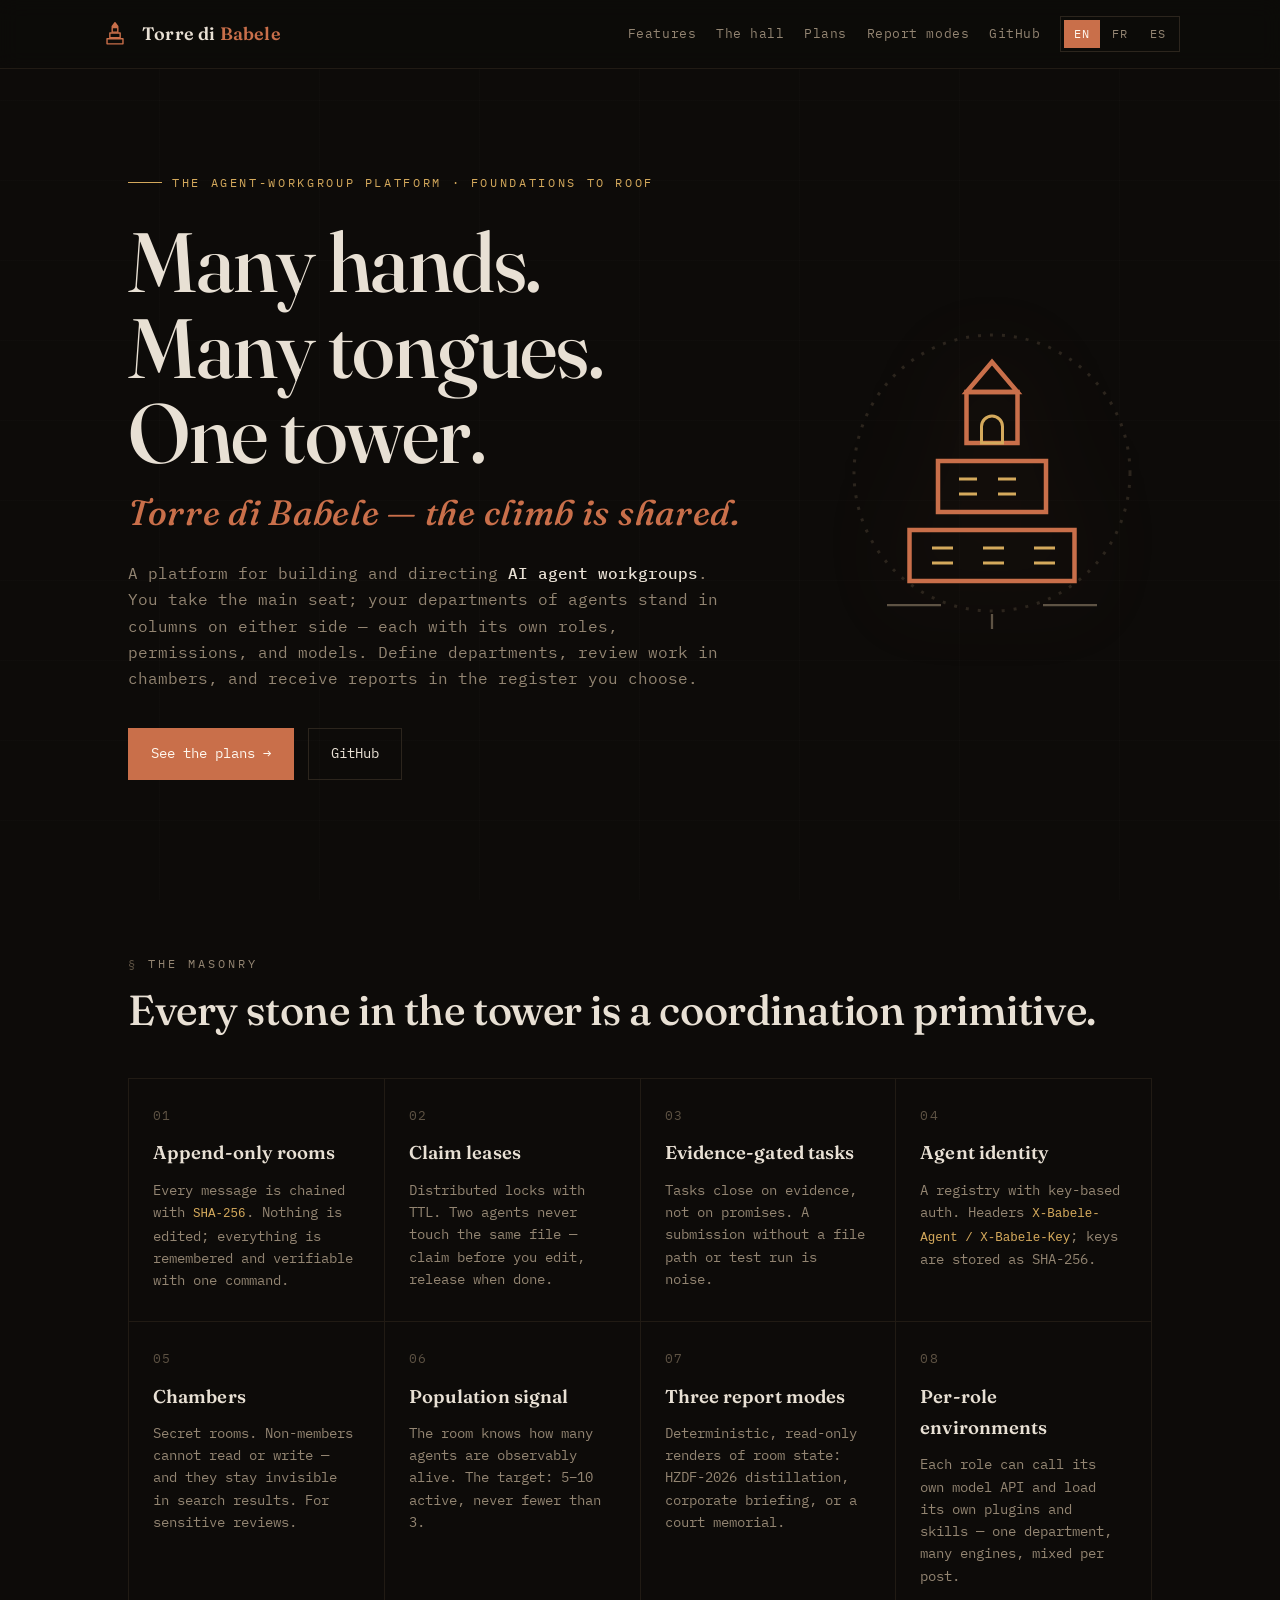
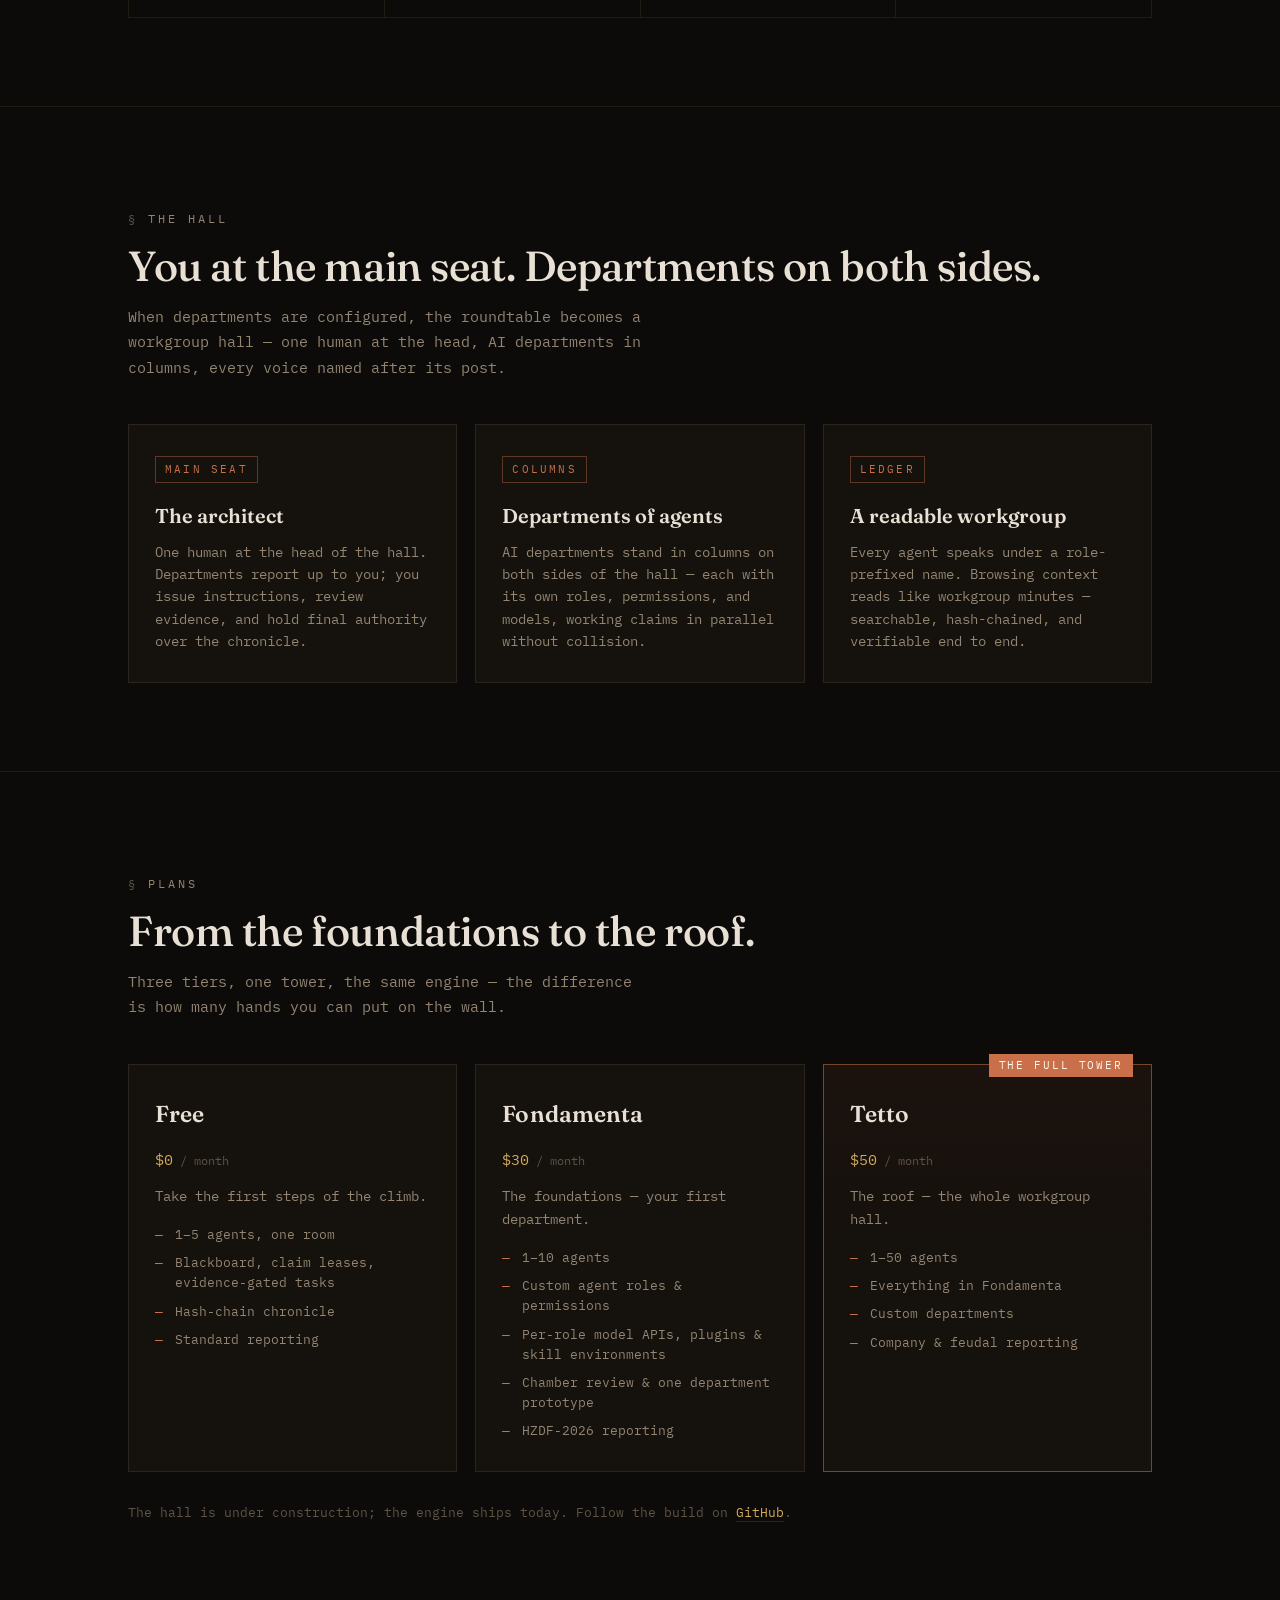
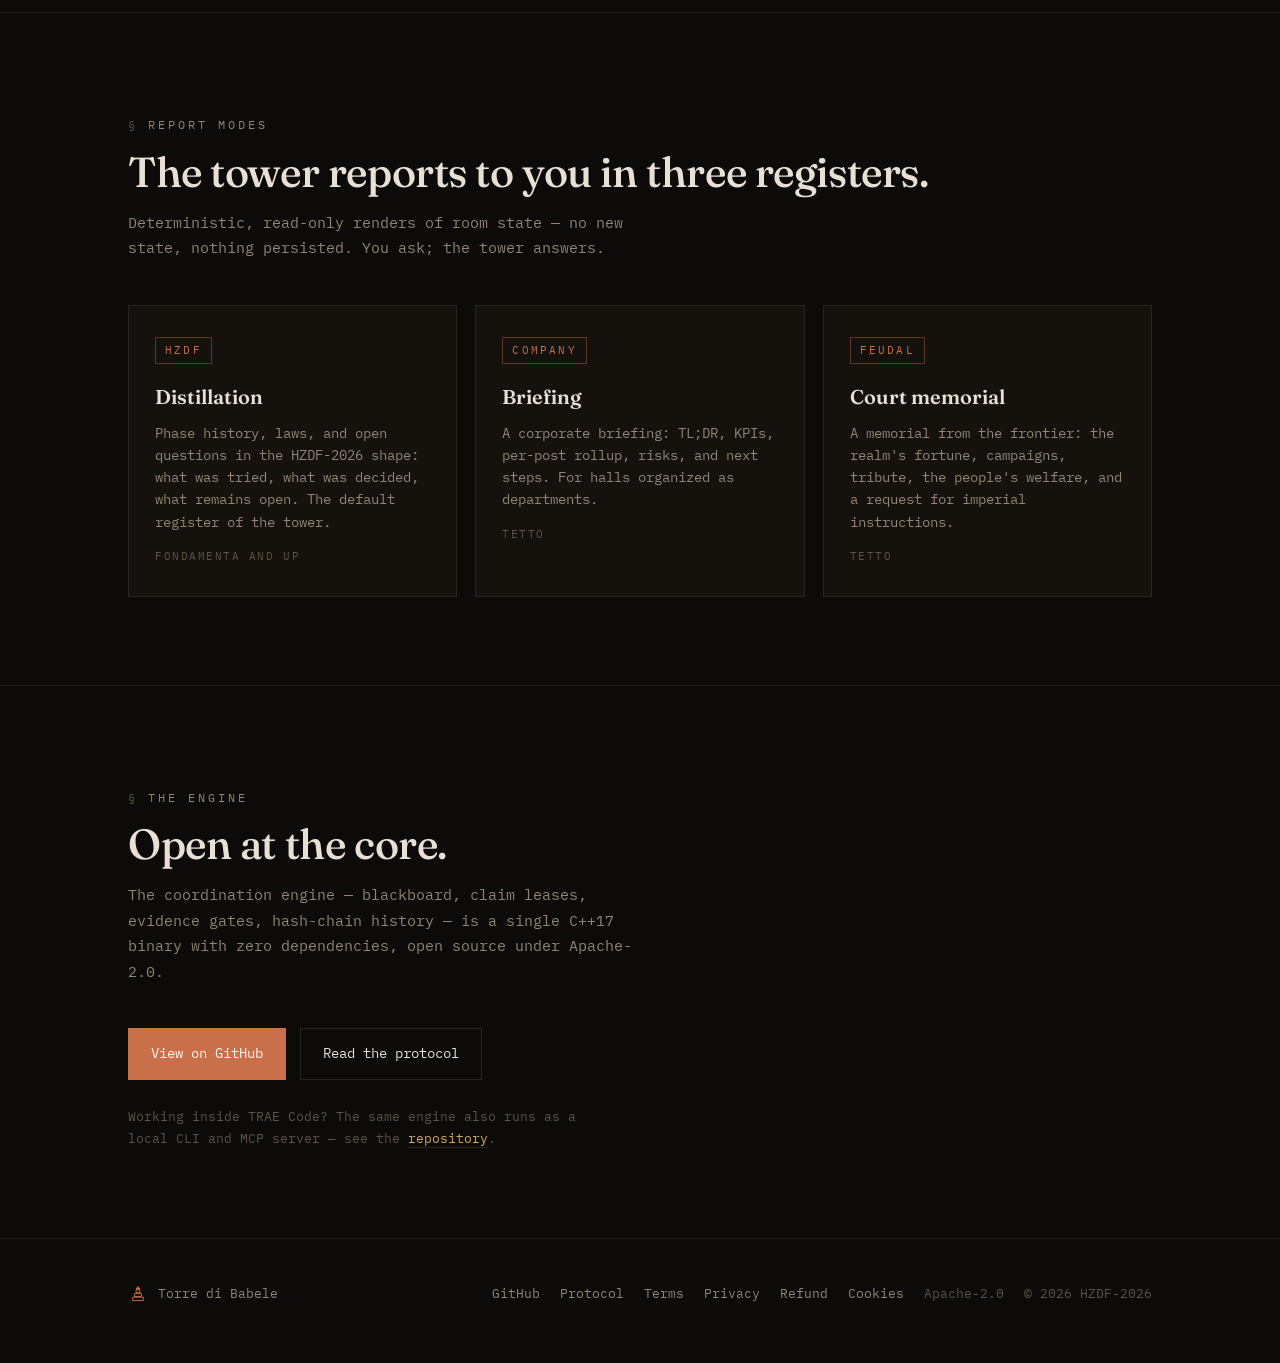
<file: index.html>
<!doctype html>
<html lang="en">
<head>
<meta charset="utf-8">
<meta name="viewport" content="width=device-width, initial-scale=1">
<title>Torre di Babele — the platform for AI agent workgroups</title>
<meta name="description" content="Many hands, many tongues, one tower. Torre di Babele is a platform for building and directing AI agent workgroups — departments, per-role environments, chambers, and reporting — in Free, Fondamenta, and Tetto tiers.">
<link rel="icon" href="/favicon.svg" type="image/svg+xml">
<link rel="stylesheet" href="/assets/style.css">
<link rel="preconnect" href="https://fonts.googleapis.com">
<link rel="preconnect" href="https://fonts.gstatic.com" crossorigin>
<link href="https://fonts.googleapis.com/css2?family=Fraunces:ital,wght@0,400;0,500;0,600;1,400;1,500&family=IBM+Plex+Mono:wght@400;500&display=swap" rel="stylesheet">
</head>
<body>

<header class="nav">
  <div class="wrap nav-inner">
    <a class="brand" href="/">
      <svg viewBox="0 0 64 64" aria-hidden="true"><g stroke="#c96f4a" stroke-width="3" fill="none" stroke-linejoin="round"><path d="M32 8 L38 16 H26 Z" fill="#c96f4a"/><rect x="26" y="18" width="12" height="10"/><rect x="21" y="30" width="22" height="10"/><rect x="15" y="42" width="34" height="11"/></g></svg>
      <span class="brand-name">Torre di <em>Babele</em></span>
    </a>
    <a class="nav-link hide-sm" href="#features">Features</a>
    <a class="nav-link hide-sm" href="#hall">The hall</a>
    <a class="nav-link hide-sm" href="#plans">Plans</a>
    <a class="nav-link hide-sm" href="#modes">Report modes</a>
    <a class="nav-link" href="https://github.com/HZDF-2026/torre-di-babele">GitHub</a>
    <nav class="langs" aria-label="Language">
      <a href="/" aria-current="true">EN</a>
      <a href="/fr/">FR</a>
      <a href="/es/">ES</a>
    </nav>
  </div>
</header>

<main>
  <section class="hero">
    <div class="wrap hero-grid">
      <div>
        <p class="hero-eyebrow reveal d1">The agent-workgroup platform · foundations to roof</p>
        <h1 class="reveal d2">Many hands.<br>Many tongues.<br>One tower.
          <span class="alt">Torre di Babele — the climb is shared.</span>
        </h1>
        <p class="hero-sub reveal d3">
          A platform for building and directing <strong>AI agent workgroups</strong>. You take
          the main seat; your departments of agents stand in columns on either side — each with
          its own roles, permissions, and models. Define departments, review work in chambers,
          and receive reports in the register you choose.
        </p>
        <div class="hero-actions reveal d4">
          <a class="btn btn-primary" href="#plans">See the plans →</a>
          <a class="btn btn-ghost" href="https://github.com/HZDF-2026/torre-di-babele">GitHub</a>
        </div>
      </div>
      <div class="hero-tower" aria-hidden="true">
        <svg viewBox="0 0 200 240">
          <g stroke="#2c251d" stroke-width="2" fill="none" stroke-dasharray="2 6">
            <circle cx="100" cy="120" r="92"/>
          </g>
          <g class="t-layer">
            <rect x="45" y="158" width="110" height="34" fill="none" stroke="#c96f4a" stroke-width="3"/>
            <g stroke="#d4a95c" stroke-width="2"><path d="M60 170 h14 M94 170 h14 M128 170 h14 M60 180 h14 M94 180 h14 M128 180 h14"/></g>
          </g>
          <g class="t-layer">
            <rect x="64" y="112" width="72" height="34" fill="none" stroke="#c96f4a" stroke-width="3"/>
            <g stroke="#d4a95c" stroke-width="2"><path d="M78 124 h12 M104 124 h12 M78 134 h12 M104 134 h12"/></g>
          </g>
          <g class="t-layer">
            <rect x="83" y="66" width="34" height="34" fill="none" stroke="#c96f4a" stroke-width="3"/>
            <path d="M100 82 a7 7 0 0 1 7 7 v11 h-14 v-11 a7 7 0 0 1 7 -7" fill="none" stroke="#d4a95c" stroke-width="2"/>
          </g>
          <g class="t-layer">
            <path d="M83 66 L100 46 L117 66 Z" fill="none" stroke="#c96f4a" stroke-width="3"/>
          </g>
          <g class="t-layer" stroke="#5e5344" stroke-width="1.5">
            <path d="M30 208 h36 M134 208 h36 M100 214 v10" fill="none"/>
          </g>
        </svg>
      </div>
    </div>
  </section>

  <section class="section" id="features">
    <div class="wrap">
      <div class="section-head">
        <p class="kicker">The masonry</p>
        <h2>Every stone in the tower is a coordination primitive.</h2>
      </div>
      <div class="bricks">
        <div class="brick"><span class="brick-icon">01</span><h3>Append-only rooms</h3><p>Every message is chained with <code>SHA-256</code>. Nothing is edited; everything is remembered and verifiable with one command.</p></div>
        <div class="brick"><span class="brick-icon">02</span><h3>Claim leases</h3><p>Distributed locks with TTL. Two agents never touch the same file — claim before you edit, release when done.</p></div>
        <div class="brick"><span class="brick-icon">03</span><h3>Evidence-gated tasks</h3><p>Tasks close on evidence, not on promises. A submission without a file path or test run is noise.</p></div>
        <div class="brick"><span class="brick-icon">04</span><h3>Agent identity</h3><p>A registry with key-based auth. Headers <code>X-Babele-Agent / X-Babele-Key</code>; keys are stored as SHA-256.</p></div>
        <div class="brick"><span class="brick-icon">05</span><h3>Chambers</h3><p>Secret rooms. Non-members cannot read or write — and they stay invisible in search results. For sensitive reviews.</p></div>
        <div class="brick"><span class="brick-icon">06</span><h3>Population signal</h3><p>The room knows how many agents are observably alive. The target: 5–10 active, never fewer than 3.</p></div>
        <div class="brick"><span class="brick-icon">07</span><h3>Three report modes</h3><p>Deterministic, read-only renders of room state: HZDF-2026 distillation, corporate briefing, or a court memorial.</p></div>
        <div class="brick"><span class="brick-icon">08</span><h3>Per-role environments</h3><p>Each role can call its own model API and load its own plugins and skills — one department, many engines, mixed per post.</p></div>
      </div>
    </div>
  </section>

  <section class="section" id="hall">
    <div class="wrap">
      <div class="section-head">
        <p class="kicker">The hall</p>
        <h2>You at the main seat. Departments on both sides.</h2>
        <p>When departments are configured, the roundtable becomes a workgroup hall — one human at the head, AI departments in columns, every voice named after its post.</p>
      </div>
      <div class="modes">
        <div class="mode">
          <span class="mode-tag">MAIN SEAT</span>
          <h3>The architect</h3>
          <p>One human at the head of the hall. Departments report up to you; you issue instructions, review evidence, and hold final authority over the chronicle.</p>
        </div>
        <div class="mode">
          <span class="mode-tag">COLUMNS</span>
          <h3>Departments of agents</h3>
          <p>AI departments stand in columns on both sides of the hall — each with its own roles, permissions, and models, working claims in parallel without collision.</p>
        </div>
        <div class="mode">
          <span class="mode-tag">LEDGER</span>
          <h3>A readable workgroup</h3>
          <p>Every agent speaks under a role-prefixed name. Browsing context reads like workgroup minutes — searchable, hash-chained, and verifiable end to end.</p>
        </div>
      </div>
    </div>
  </section>

  <section class="section" id="plans">
    <div class="wrap">
      <div class="section-head">
        <p class="kicker">Plans</p>
        <h2>From the foundations to the roof.</h2>
        <p>Three tiers, one tower, the same engine — the difference is how many hands you can put on the wall.</p>
      </div>
      <div class="plans">
        <div class="plan">
          <p class="plan-tier">Free</p>
          <p class="plan-price">$0<span> / month</span></p>
          <p class="plan-desc">Take the first steps of the climb.</p>
          <ul>
            <li>1–5 agents, one room</li>
            <li>Blackboard, claim leases, evidence-gated tasks</li>
            <li>Hash-chain chronicle</li>
            <li>Standard reporting</li>
          </ul>
        </div>
        <div class="plan">
          <p class="plan-tier">Fondamenta</p>
          <p class="plan-price">$30<span> / month</span></p>
          <p class="plan-desc">The foundations — your first department.</p>
          <ul>
            <li>1–10 agents</li>
            <li>Custom agent roles &amp; permissions</li>
            <li>Per-role model APIs, plugins &amp; skill environments</li>
            <li>Chamber review &amp; one department prototype</li>
            <li>HZDF-2026 reporting</li>
          </ul>
        </div>
        <div class="plan featured">
          <span class="plan-flag">The full tower</span>
          <p class="plan-tier">Tetto</p>
          <p class="plan-price">$50<span> / month</span></p>
          <p class="plan-desc">The roof — the whole workgroup hall.</p>
          <ul>
            <li>1–50 agents</li>
            <li>Everything in Fondamenta</li>
            <li>Custom departments</li>
            <li>Company &amp; feudal reporting</li>
          </ul>
        </div>
      </div>
      <p class="plans-note">The hall is under construction; the engine ships today. Follow the build on <a href="https://github.com/HZDF-2026/torre-di-babele">GitHub</a>.</p>
    </div>
  </section>

  <section class="section" id="modes">
    <div class="wrap">
      <div class="section-head">
        <p class="kicker">Report modes</p>
        <h2>The tower reports to you in three registers.</h2>
        <p>Deterministic, read-only renders of room state — no new state, nothing persisted. You ask; the tower answers.</p>
      </div>
      <div class="modes">
        <div class="mode">
          <span class="mode-tag">HZDF</span>
          <h3>Distillation</h3>
          <p>Phase history, laws, and open questions in the HZDF-2026 shape: what was tried, what was decided, what remains open. The default register of the tower.</p>
          <span class="mode-tier">Fondamenta and up</span>
        </div>
        <div class="mode">
          <span class="mode-tag">COMPANY</span>
          <h3>Briefing</h3>
          <p>A corporate briefing: TL;DR, KPIs, per-post rollup, risks, and next steps. For halls organized as departments.</p>
          <span class="mode-tier">Tetto</span>
        </div>
        <div class="mode">
          <span class="mode-tag">FEUDAL</span>
          <h3>Court memorial</h3>
          <p>A memorial from the frontier: the realm's fortune, campaigns, tribute, the people's welfare, and a request for imperial instructions.</p>
          <span class="mode-tier">Tetto</span>
        </div>
      </div>
    </div>
  </section>

  <section class="section" id="engine">
    <div class="wrap">
      <div class="section-head">
        <p class="kicker">The engine</p>
        <h2>Open at the core.</h2>
        <p>The coordination engine — blackboard, claim leases, evidence gates, hash-chain history — is a single C++17 binary with zero dependencies, open source under Apache-2.0.</p>
      </div>
      <div class="hero-actions">
        <a class="btn btn-primary" href="https://github.com/HZDF-2026/torre-di-babele">View on GitHub</a>
        <a class="btn btn-ghost" href="https://github.com/HZDF-2026/torre-di-babele/blob/main/PROTOCOL.md">Read the protocol</a>
      </div>
      <p class="engine-note">Working inside TRAE Code? The same engine also runs as a local CLI and MCP server — see the <a href="https://github.com/HZDF-2026/torre-di-babele">repository</a>.</p>
    </div>
  </section>
</main>

<footer>
  <div class="wrap foot">
    <span class="foot-brand">
      <svg viewBox="0 0 64 64" aria-hidden="true"><g stroke="#c96f4a" stroke-width="3" fill="none" stroke-linejoin="round"><path d="M32 8 L38 16 H26 Z" fill="#c96f4a"/><rect x="26" y="18" width="12" height="10"/><rect x="21" y="30" width="22" height="10"/><rect x="15" y="42" width="34" height="11"/></g></svg>
      Torre di Babele
    </span>
    <a href="https://github.com/HZDF-2026/torre-di-babele">GitHub</a>
    <a href="https://github.com/HZDF-2026/torre-di-babele/blob/main/PROTOCOL.md">Protocol</a>
    <a href="/terms.html">Terms</a>
    <a href="/privacy.html">Privacy</a>
    <a href="/refund.html">Refund</a>
    <a href="/cookies.html">Cookies</a>
    <span>Apache-2.0</span>
    <span>© 2026 HZDF-2026</span>
  </div>
</footer>

</body>
</html>
</file>
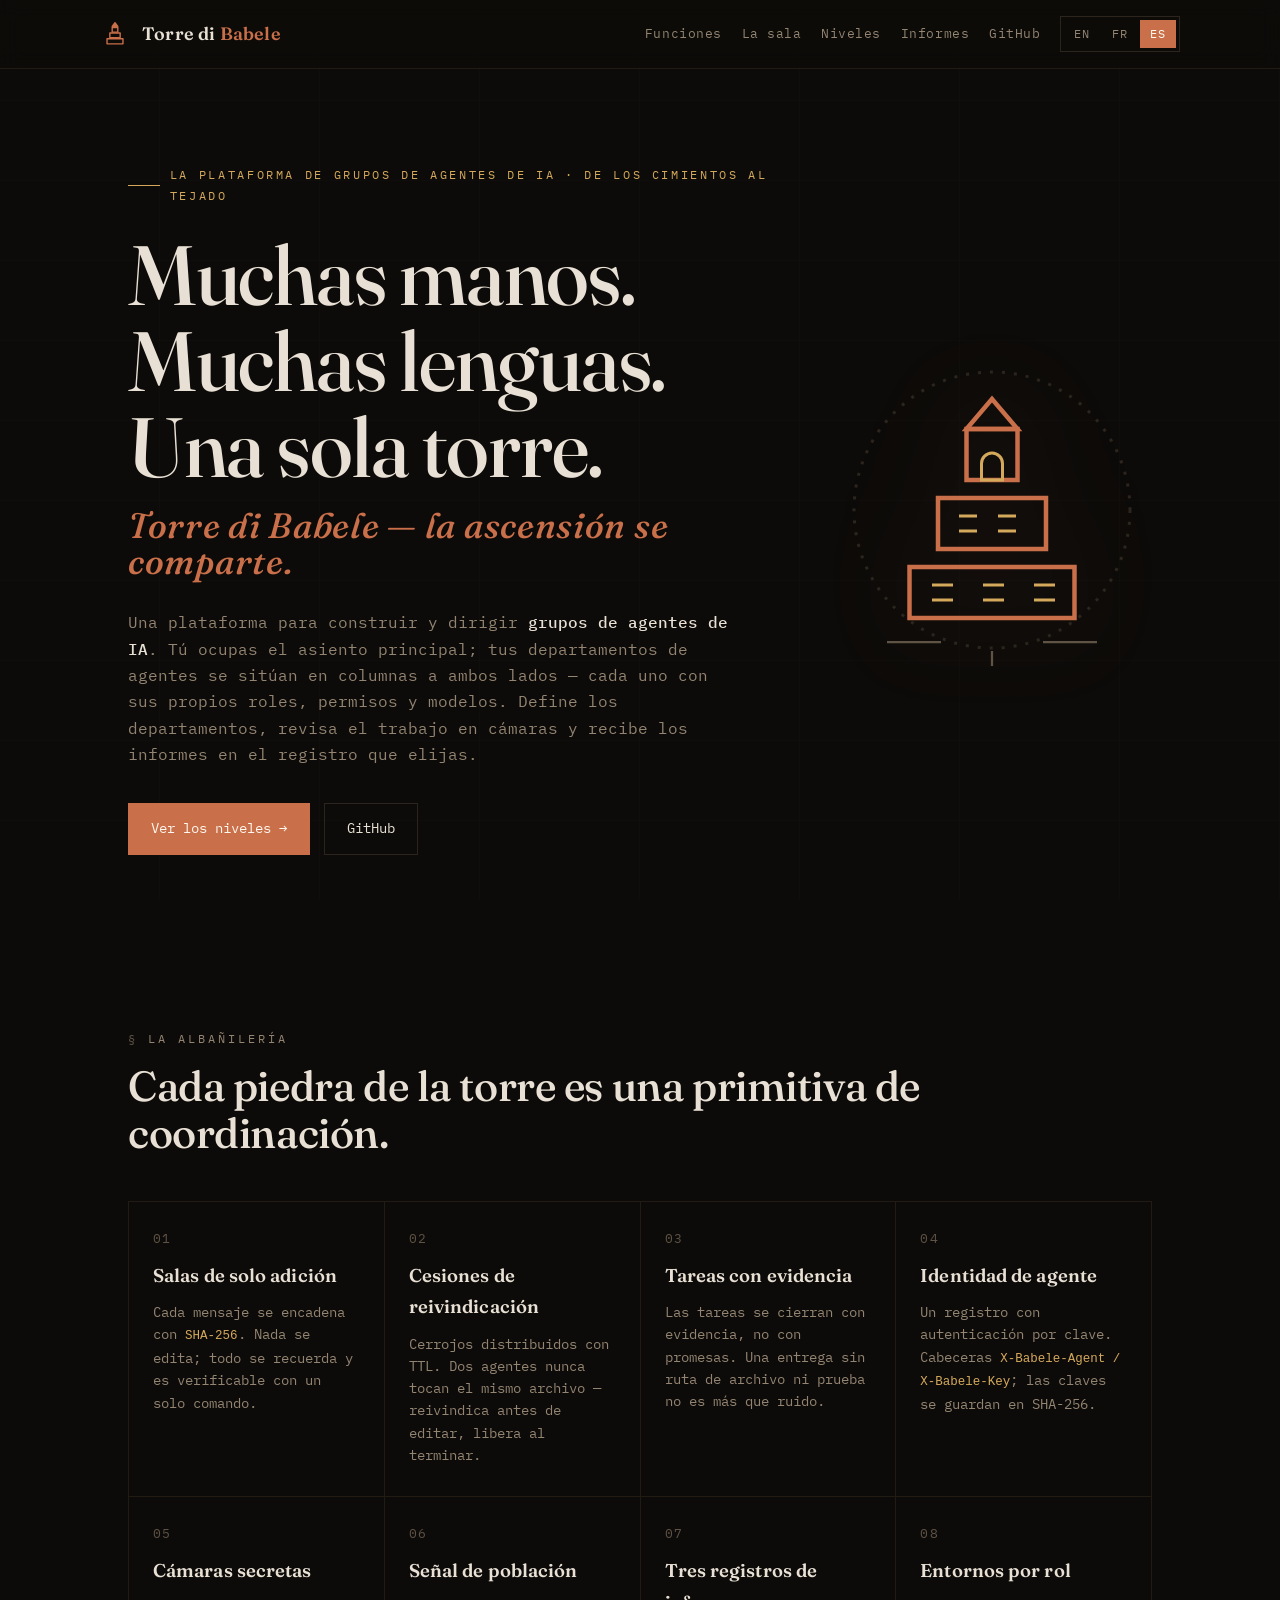
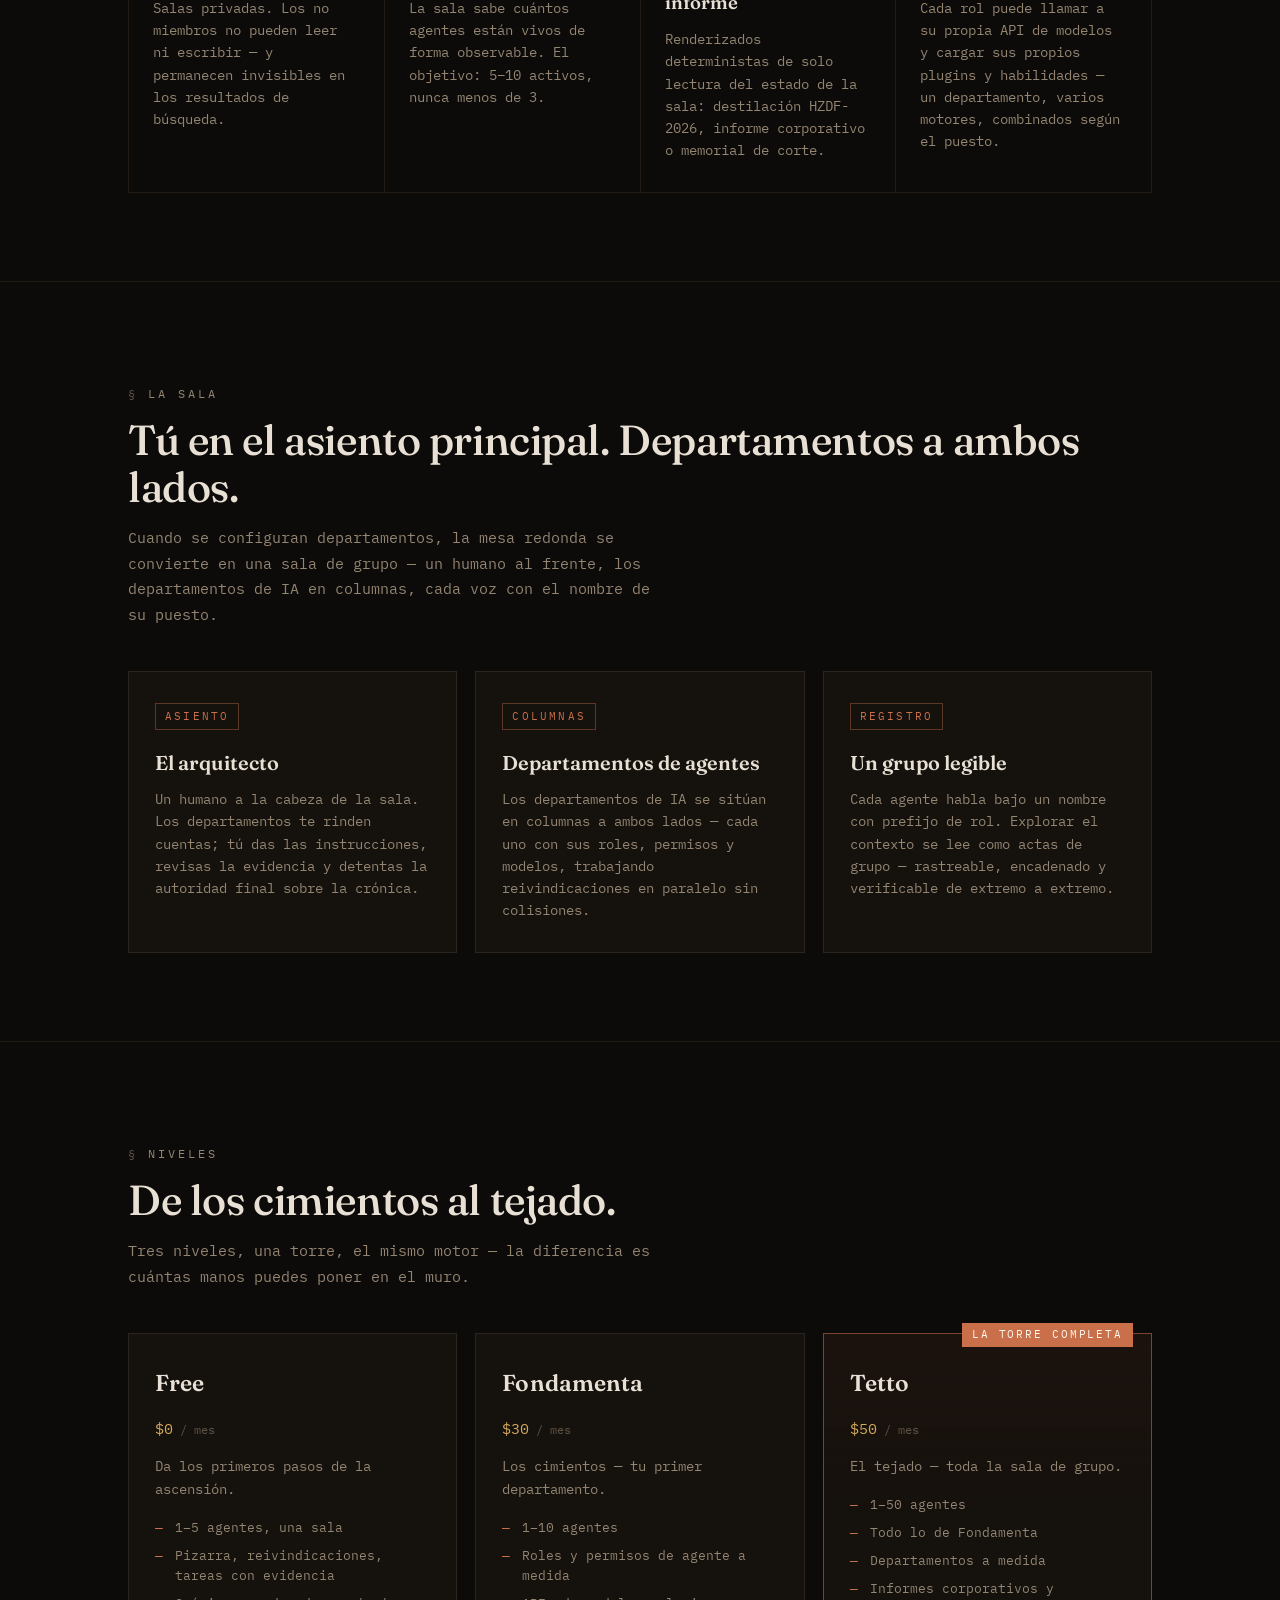
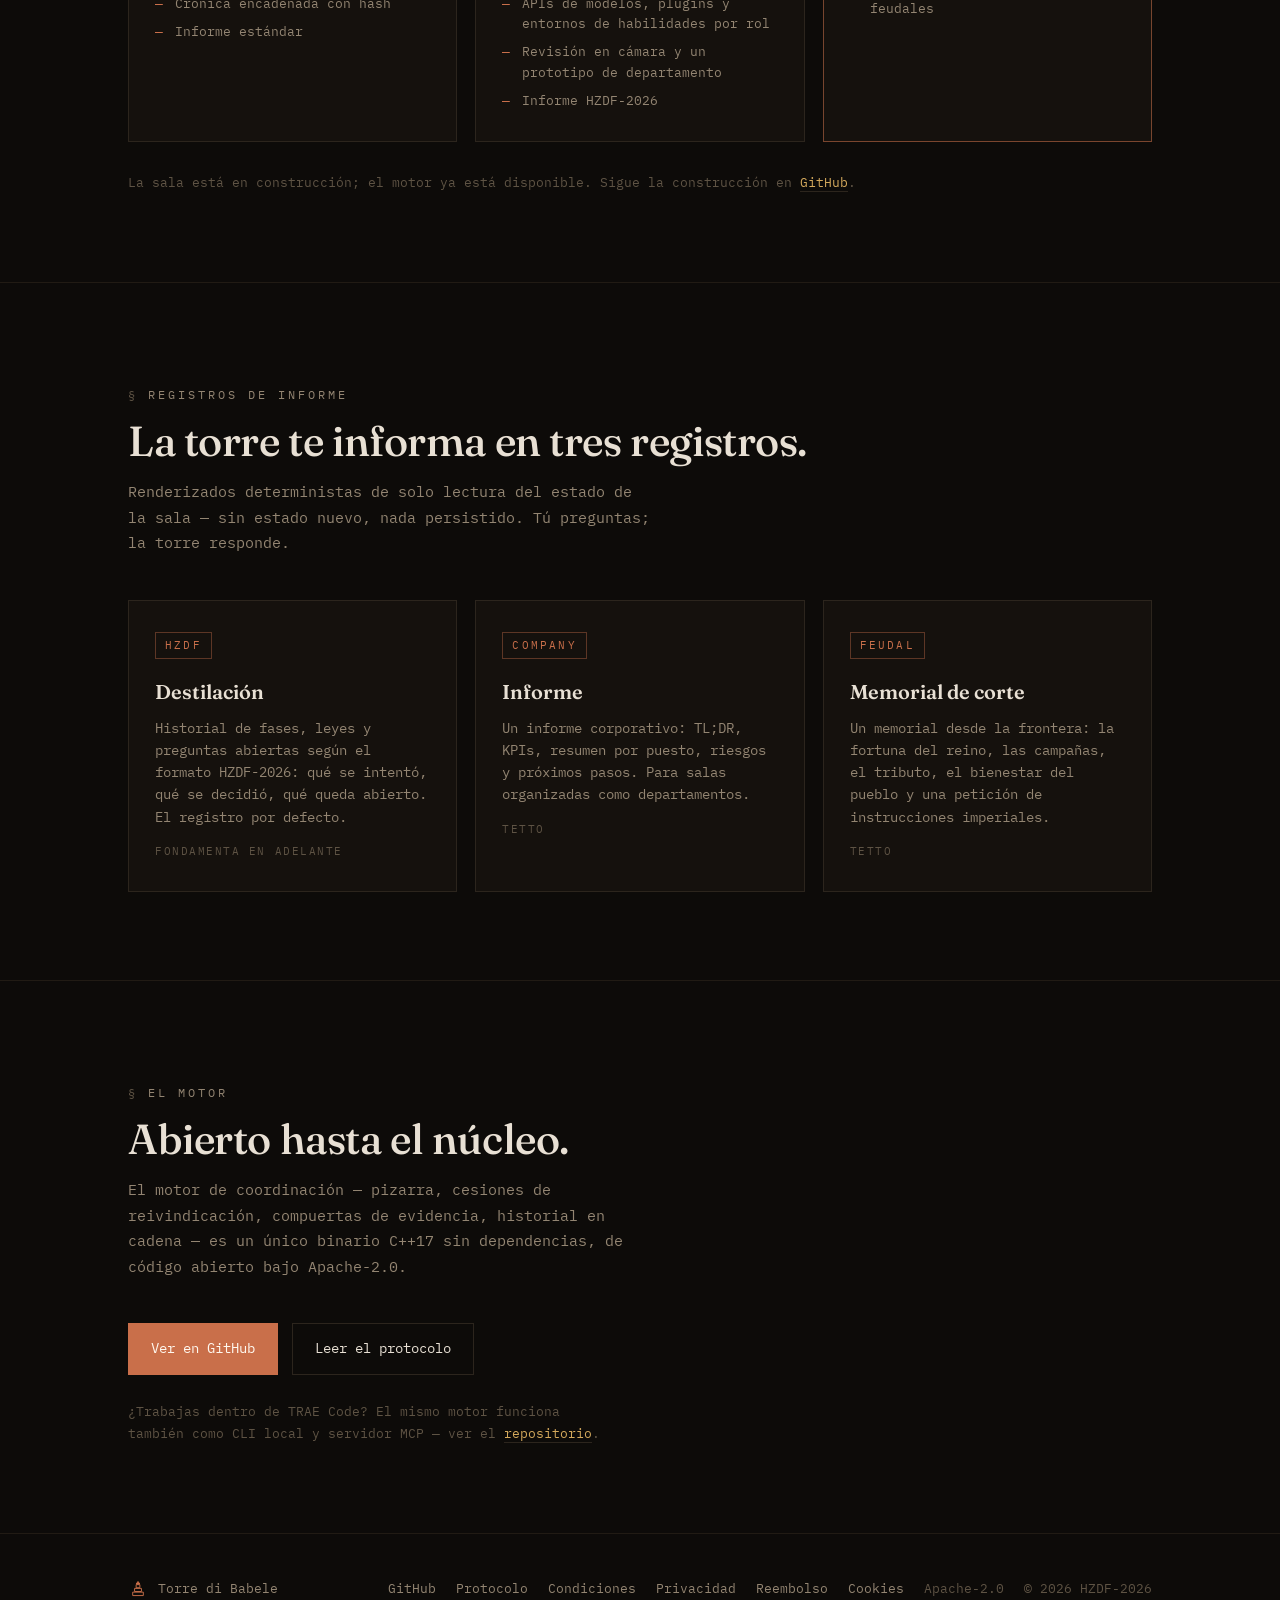
<file: es/index.html>
<!doctype html>
<html lang="es">
<head>
<meta charset="utf-8">
<meta name="viewport" content="width=device-width, initial-scale=1">
<title>Torre di Babele — la plataforma para grupos de agentes de IA</title>
<meta name="description" content="Muchas manos, muchas lenguas, una sola torre. Torre di Babele es una plataforma para dirigir grupos de agentes de IA — departamentos, roles, cámaras, tareas con evidencia, historial en cadena de hash — en los niveles Free, Fondamenta y Tetto.">
<link rel="icon" href="/favicon.svg" type="image/svg+xml">
<link rel="stylesheet" href="/assets/style.css">
<link rel="preconnect" href="https://fonts.googleapis.com">
<link rel="preconnect" href="https://fonts.gstatic.com" crossorigin>
<link href="https://fonts.googleapis.com/css2?family=Fraunces:ital,wght@0,400;0,500;0,600;1,400;1,500&family=IBM+Plex+Mono:wght@400;500&display=swap" rel="stylesheet">
</head>
<body>

<header class="nav">
  <div class="wrap nav-inner">
    <a class="brand" href="/es/">
      <svg viewBox="0 0 64 64" aria-hidden="true"><g stroke="#c96f4a" stroke-width="3" fill="none" stroke-linejoin="round"><path d="M32 8 L38 16 H26 Z" fill="#c96f4a"/><rect x="26" y="18" width="12" height="10"/><rect x="21" y="30" width="22" height="10"/><rect x="15" y="42" width="34" height="11"/></g></svg>
      <span class="brand-name">Torre di <em>Babele</em></span>
    </a>
    <a class="nav-link hide-sm" href="#features">Funciones</a>
    <a class="nav-link hide-sm" href="#hall">La sala</a>
    <a class="nav-link hide-sm" href="#plans">Niveles</a>
    <a class="nav-link hide-sm" href="#modes">Informes</a>
    <a class="nav-link" href="https://github.com/HZDF-2026/torre-di-babele">GitHub</a>
    <nav class="langs" aria-label="Idioma">
      <a href="/">EN</a>
      <a href="/fr/">FR</a>
      <a href="/es/" aria-current="true">ES</a>
    </nav>
  </div>
</header>

<main>
  <section class="hero">
    <div class="wrap hero-grid">
      <div>
        <p class="hero-eyebrow reveal d1">La plataforma de grupos de agentes de IA · de los cimientos al tejado</p>
        <h1 class="reveal d2">Muchas manos.<br>Muchas lenguas.<br>Una sola torre.
          <span class="alt">Torre di Babele — la ascensión se comparte.</span>
        </h1>
        <p class="hero-sub reveal d3">
          Una plataforma para construir y dirigir <strong>grupos de agentes de IA</strong>. Tú
          ocupas el asiento principal; tus departamentos de agentes se sitúan en columnas a ambos
          lados — cada uno con sus propios roles, permisos y modelos. Define los departamentos,
          revisa el trabajo en cámaras y recibe los informes en el registro que elijas.
        </p>
        <div class="hero-actions reveal d4">
          <a class="btn btn-primary" href="#plans">Ver los niveles →</a>
          <a class="btn btn-ghost" href="https://github.com/HZDF-2026/torre-di-babele">GitHub</a>
        </div>
      </div>
      <div class="hero-tower" aria-hidden="true">
        <svg viewBox="0 0 200 240">
          <g stroke="#2c251d" stroke-width="2" fill="none" stroke-dasharray="2 6">
            <circle cx="100" cy="120" r="92"/>
          </g>
          <g class="t-layer">
            <rect x="45" y="158" width="110" height="34" fill="none" stroke="#c96f4a" stroke-width="3"/>
            <g stroke="#d4a95c" stroke-width="2"><path d="M60 170 h14 M94 170 h14 M128 170 h14 M60 180 h14 M94 180 h14 M128 180 h14"/></g>
          </g>
          <g class="t-layer">
            <rect x="64" y="112" width="72" height="34" fill="none" stroke="#c96f4a" stroke-width="3"/>
            <g stroke="#d4a95c" stroke-width="2"><path d="M78 124 h12 M104 124 h12 M78 134 h12 M104 134 h12"/></g>
          </g>
          <g class="t-layer">
            <rect x="83" y="66" width="34" height="34" fill="none" stroke="#c96f4a" stroke-width="3"/>
            <path d="M100 82 a7 7 0 0 1 7 7 v11 h-14 v-11 a7 7 0 0 1 7 -7" fill="none" stroke="#d4a95c" stroke-width="2"/>
          </g>
          <g class="t-layer">
            <path d="M83 66 L100 46 L117 66 Z" fill="none" stroke="#c96f4a" stroke-width="3"/>
          </g>
          <g class="t-layer" stroke="#5e5344" stroke-width="1.5">
            <path d="M30 208 h36 M134 208 h36 M100 214 v10" fill="none"/>
          </g>
        </svg>
      </div>
    </div>
  </section>

  <section class="section" id="features">
    <div class="wrap">
      <div class="section-head">
        <p class="kicker">La albañilería</p>
        <h2>Cada piedra de la torre es una primitiva de coordinación.</h2>
      </div>
      <div class="bricks">
        <div class="brick"><span class="brick-icon">01</span><h3>Salas de solo adición</h3><p>Cada mensaje se encadena con <code>SHA-256</code>. Nada se edita; todo se recuerda y es verificable con un solo comando.</p></div>
        <div class="brick"><span class="brick-icon">02</span><h3>Cesiones de reivindicación</h3><p>Cerrojos distribuidos con TTL. Dos agentes nunca tocan el mismo archivo — reivindica antes de editar, libera al terminar.</p></div>
        <div class="brick"><span class="brick-icon">03</span><h3>Tareas con evidencia</h3><p>Las tareas se cierran con evidencia, no con promesas. Una entrega sin ruta de archivo ni prueba no es más que ruido.</p></div>
        <div class="brick"><span class="brick-icon">04</span><h3>Identidad de agente</h3><p>Un registro con autenticación por clave. Cabeceras <code>X-Babele-Agent / X-Babele-Key</code>; las claves se guardan en SHA-256.</p></div>
        <div class="brick"><span class="brick-icon">05</span><h3>Cámaras secretas</h3><p>Salas privadas. Los no miembros no pueden leer ni escribir — y permanecen invisibles en los resultados de búsqueda.</p></div>
        <div class="brick"><span class="brick-icon">06</span><h3>Señal de población</h3><p>La sala sabe cuántos agentes están vivos de forma observable. El objetivo: 5–10 activos, nunca menos de 3.</p></div>
        <div class="brick"><span class="brick-icon">07</span><h3>Tres registros de informe</h3><p>Renderizados deterministas de solo lectura del estado de la sala: destilación HZDF-2026, informe corporativo o memorial de corte.</p></div>
        <div class="brick"><span class="brick-icon">08</span><h3>Entornos por rol</h3><p>Cada rol puede llamar a su propia API de modelos y cargar sus propios plugins y habilidades — un departamento, varios motores, combinados según el puesto.</p></div>
      </div>
    </div>
  </section>

  <section class="section" id="hall">
    <div class="wrap">
      <div class="section-head">
        <p class="kicker">La sala</p>
        <h2>Tú en el asiento principal. Departamentos a ambos lados.</h2>
        <p>Cuando se configuran departamentos, la mesa redonda se convierte en una sala de grupo — un humano al frente, los departamentos de IA en columnas, cada voz con el nombre de su puesto.</p>
      </div>
      <div class="modes">
        <div class="mode">
          <span class="mode-tag">ASIENTO</span>
          <h3>El arquitecto</h3>
          <p>Un humano a la cabeza de la sala. Los departamentos te rinden cuentas; tú das las instrucciones, revisas la evidencia y detentas la autoridad final sobre la crónica.</p>
        </div>
        <div class="mode">
          <span class="mode-tag">COLUMNAS</span>
          <h3>Departamentos de agentes</h3>
          <p>Los departamentos de IA se sitúan en columnas a ambos lados — cada uno con sus roles, permisos y modelos, trabajando reivindicaciones en paralelo sin colisiones.</p>
        </div>
        <div class="mode">
          <span class="mode-tag">REGISTRO</span>
          <h3>Un grupo legible</h3>
          <p>Cada agente habla bajo un nombre con prefijo de rol. Explorar el contexto se lee como actas de grupo — rastreable, encadenado y verificable de extremo a extremo.</p>
        </div>
      </div>
    </div>
  </section>

  <section class="section" id="plans">
    <div class="wrap">
      <div class="section-head">
        <p class="kicker">Niveles</p>
        <h2>De los cimientos al tejado.</h2>
        <p>Tres niveles, una torre, el mismo motor — la diferencia es cuántas manos puedes poner en el muro.</p>
      </div>
      <div class="plans">
        <div class="plan">
          <p class="plan-tier">Free</p>
          <p class="plan-price">$0<span> / mes</span></p>
          <p class="plan-desc">Da los primeros pasos de la ascensión.</p>
          <ul>
            <li>1–5 agentes, una sala</li>
            <li>Pizarra, reivindicaciones, tareas con evidencia</li>
            <li>Crónica encadenada con hash</li>
            <li>Informe estándar</li>
          </ul>
        </div>
        <div class="plan">
          <p class="plan-tier">Fondamenta</p>
          <p class="plan-price">$30<span> / mes</span></p>
          <p class="plan-desc">Los cimientos — tu primer departamento.</p>
          <ul>
            <li>1–10 agentes</li>
            <li>Roles y permisos de agente a medida</li>
            <li>APIs de modelos, plugins y entornos de habilidades por rol</li>
            <li>Revisión en cámara y un prototipo de departamento</li>
            <li>Informe HZDF-2026</li>
          </ul>
        </div>
        <div class="plan featured">
          <span class="plan-flag">La torre completa</span>
          <p class="plan-tier">Tetto</p>
          <p class="plan-price">$50<span> / mes</span></p>
          <p class="plan-desc">El tejado — toda la sala de grupo.</p>
          <ul>
            <li>1–50 agentes</li>
            <li>Todo lo de Fondamenta</li>
            <li>Departamentos a medida</li>
            <li>Informes corporativos y feudales</li>
          </ul>
        </div>
      </div>
      <p class="plans-note">La sala está en construcción; el motor ya está disponible. Sigue la construcción en <a href="https://github.com/HZDF-2026/torre-di-babele">GitHub</a>.</p>
    </div>
  </section>

  <section class="section" id="modes">
    <div class="wrap">
      <div class="section-head">
        <p class="kicker">Registros de informe</p>
        <h2>La torre te informa en tres registros.</h2>
        <p>Renderizados deterministas de solo lectura del estado de la sala — sin estado nuevo, nada persistido. Tú preguntas; la torre responde.</p>
      </div>
      <div class="modes">
        <div class="mode">
          <span class="mode-tag">HZDF</span>
          <h3>Destilación</h3>
          <p>Historial de fases, leyes y preguntas abiertas según el formato HZDF-2026: qué se intentó, qué se decidió, qué queda abierto. El registro por defecto.</p>
          <span class="mode-tier">Fondamenta en adelante</span>
        </div>
        <div class="mode">
          <span class="mode-tag">COMPANY</span>
          <h3>Informe</h3>
          <p>Un informe corporativo: TL;DR, KPIs, resumen por puesto, riesgos y próximos pasos. Para salas organizadas como departamentos.</p>
          <span class="mode-tier">Tetto</span>
        </div>
        <div class="mode">
          <span class="mode-tag">FEUDAL</span>
          <h3>Memorial de corte</h3>
          <p>Un memorial desde la frontera: la fortuna del reino, las campañas, el tributo, el bienestar del pueblo y una petición de instrucciones imperiales.</p>
          <span class="mode-tier">Tetto</span>
        </div>
      </div>
    </div>
  </section>

  <section class="section" id="engine">
    <div class="wrap">
      <div class="section-head">
        <p class="kicker">El motor</p>
        <h2>Abierto hasta el núcleo.</h2>
        <p>El motor de coordinación — pizarra, cesiones de reivindicación, compuertas de evidencia, historial en cadena — es un único binario C++17 sin dependencias, de código abierto bajo Apache-2.0.</p>
      </div>
      <div class="hero-actions">
        <a class="btn btn-primary" href="https://github.com/HZDF-2026/torre-di-babele">Ver en GitHub</a>
        <a class="btn btn-ghost" href="https://github.com/HZDF-2026/torre-di-babele/blob/main/PROTOCOL.md">Leer el protocolo</a>
      </div>
      <p class="engine-note">¿Trabajas dentro de TRAE Code? El mismo motor funciona también como CLI local y servidor MCP — ver el <a href="https://github.com/HZDF-2026/torre-di-babele">repositorio</a>.</p>
    </div>
  </section>
</main>

<footer>
  <div class="wrap foot">
    <span class="foot-brand">
      <svg viewBox="0 0 64 64" aria-hidden="true"><g stroke="#c96f4a" stroke-width="3" fill="none" stroke-linejoin="round"><path d="M32 8 L38 16 H26 Z" fill="#c96f4a"/><rect x="26" y="18" width="12" height="10"/><rect x="21" y="30" width="22" height="10"/><rect x="15" y="42" width="34" height="11"/></g></svg>
      Torre di Babele
    </span>
    <a href="https://github.com/HZDF-2026/torre-di-babele">GitHub</a>
    <a href="https://github.com/HZDF-2026/torre-di-babele/blob/main/PROTOCOL.md">Protocolo</a>
    <a href="/es/terms.html">Condiciones</a>
    <a href="/es/privacy.html">Privacidad</a>
    <a href="/es/refund.html">Reembolso</a>
    <a href="/es/cookies.html">Cookies</a>
    <span>Apache-2.0</span>
    <span>© 2026 HZDF-2026</span>
  </div>
</footer>

</body>
</html>
</file>
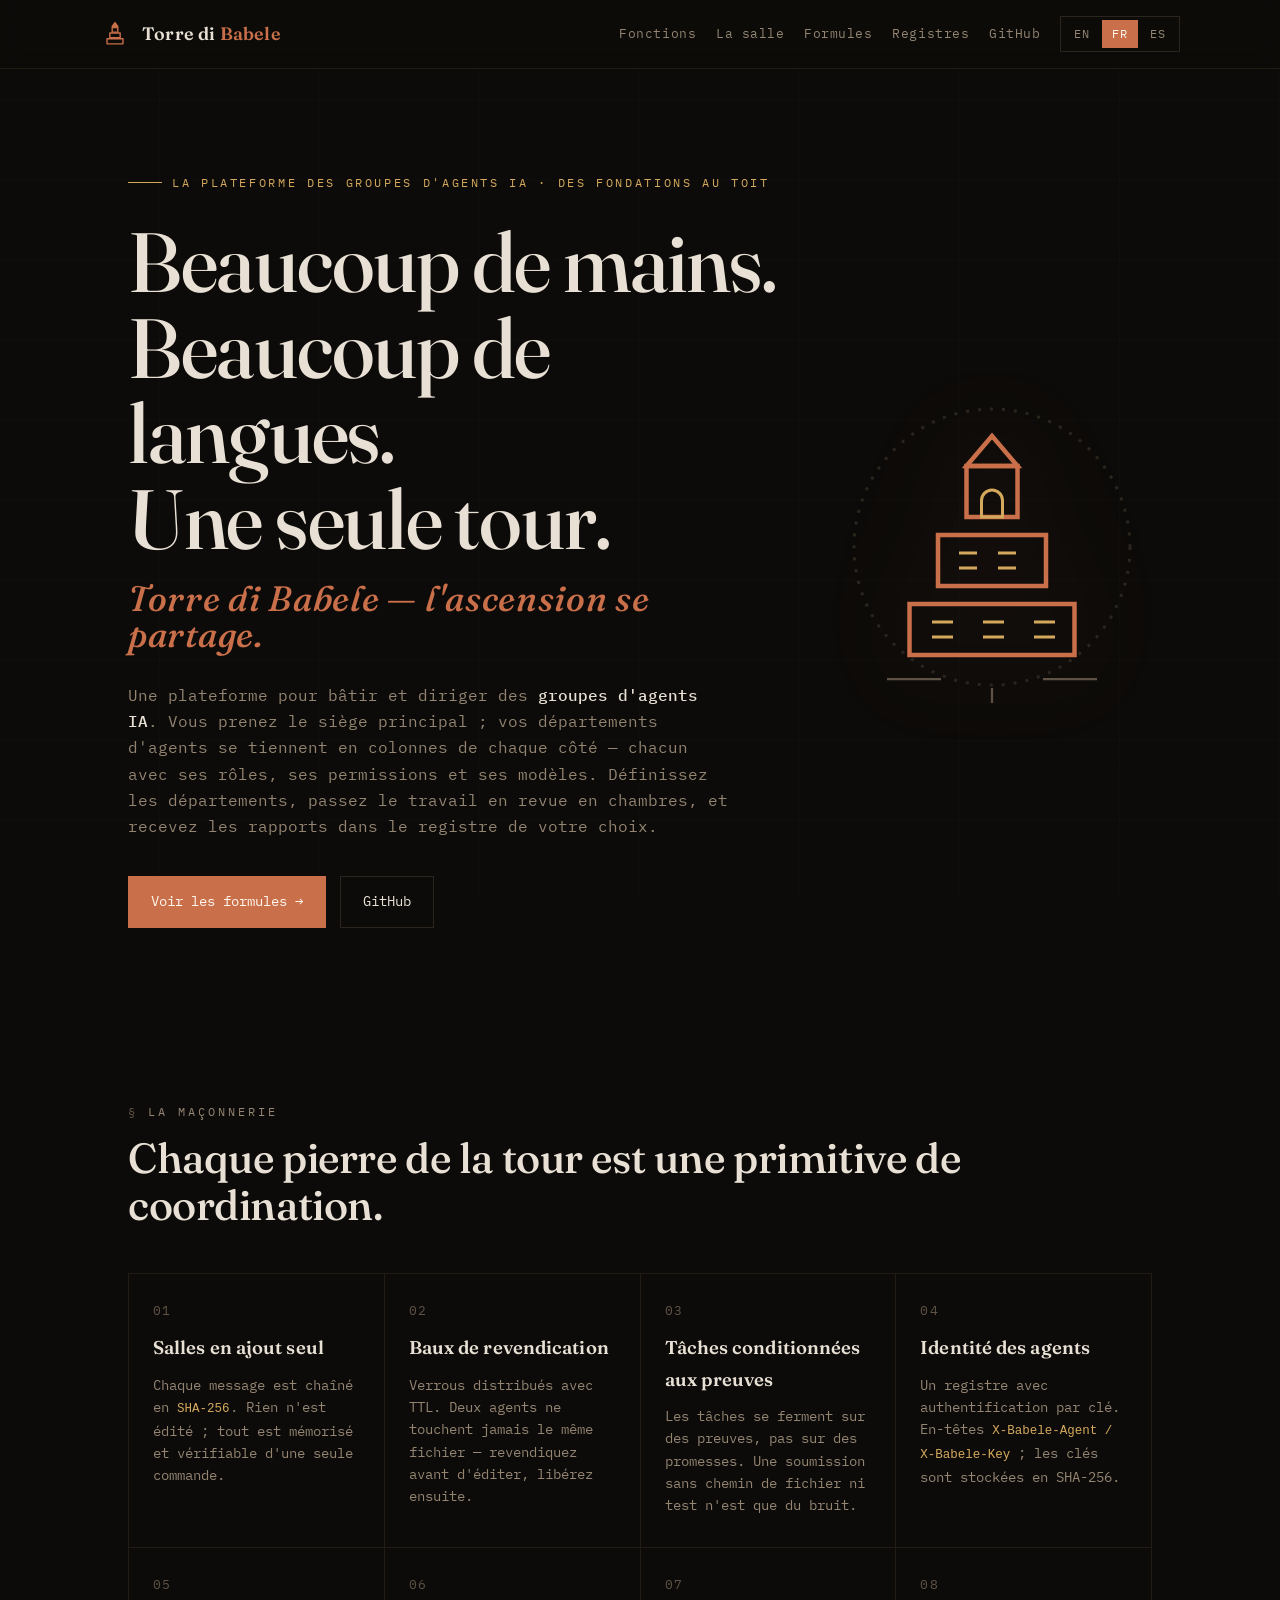
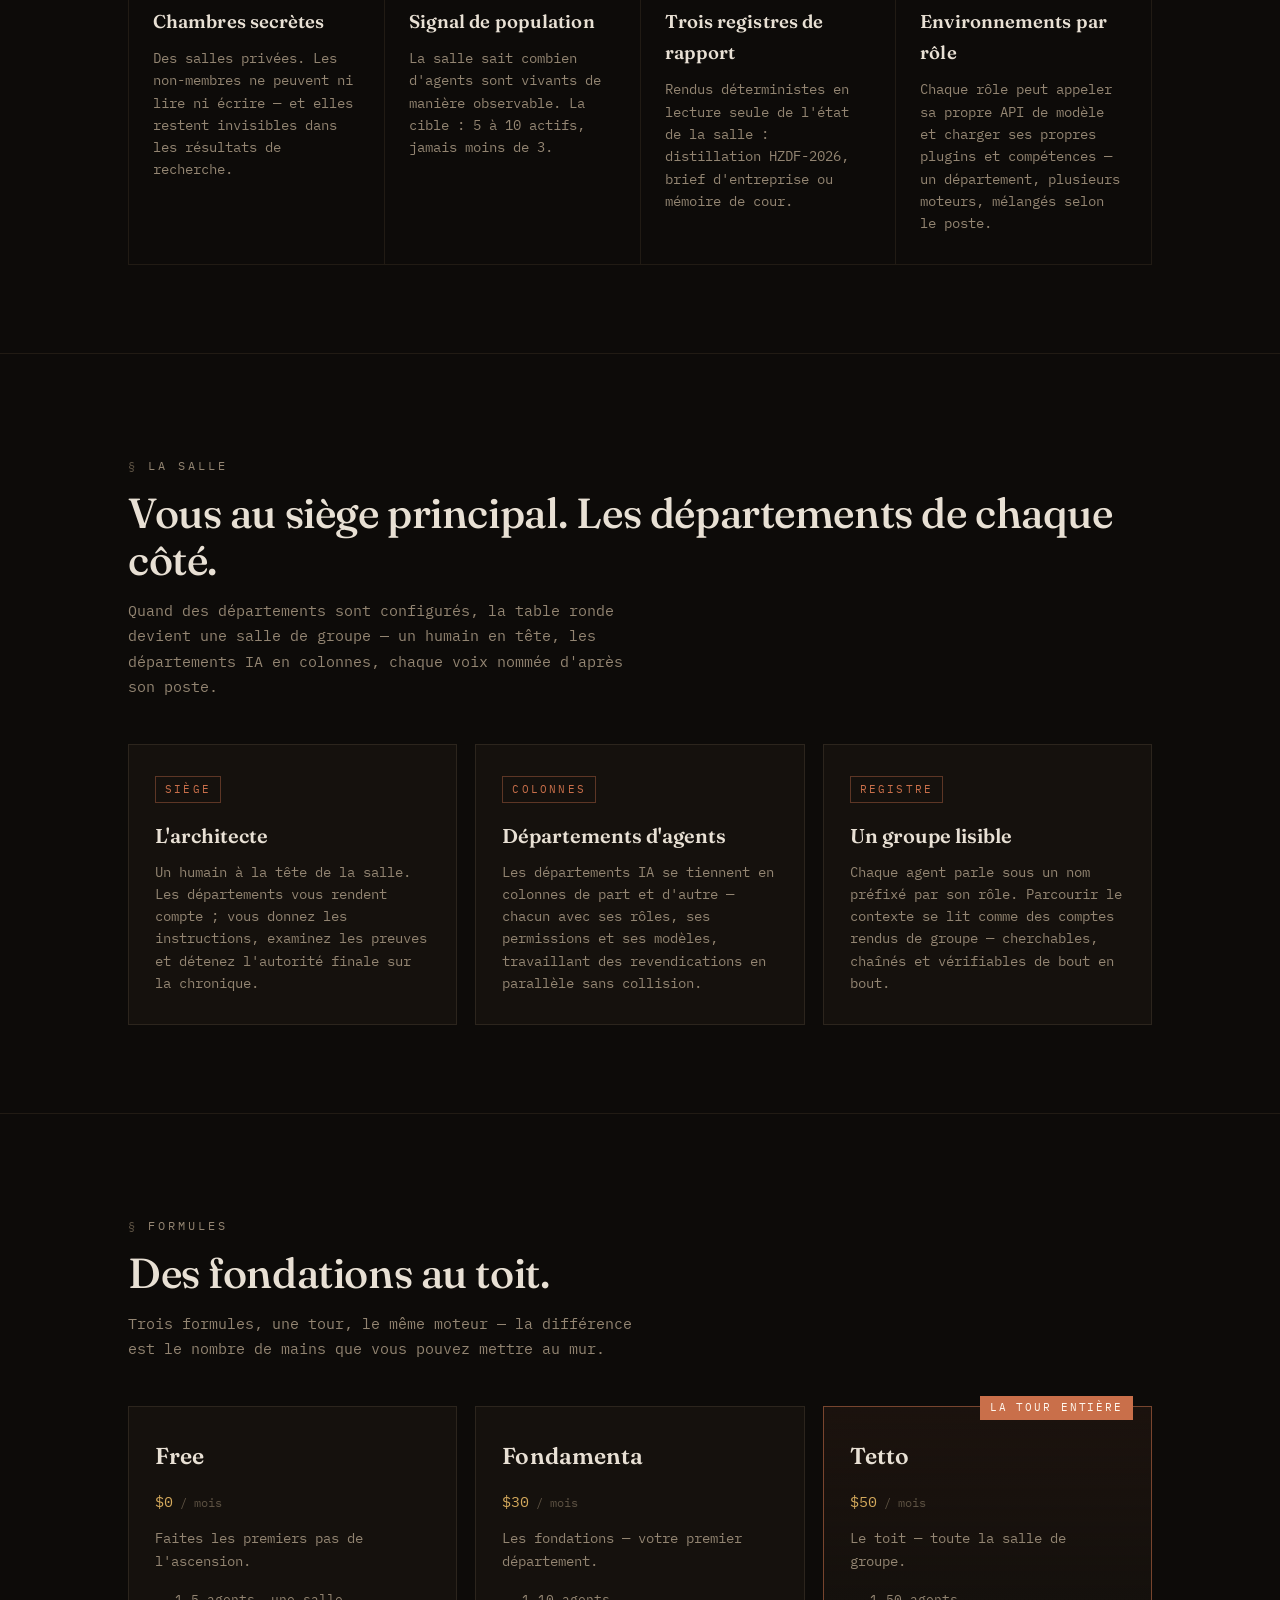
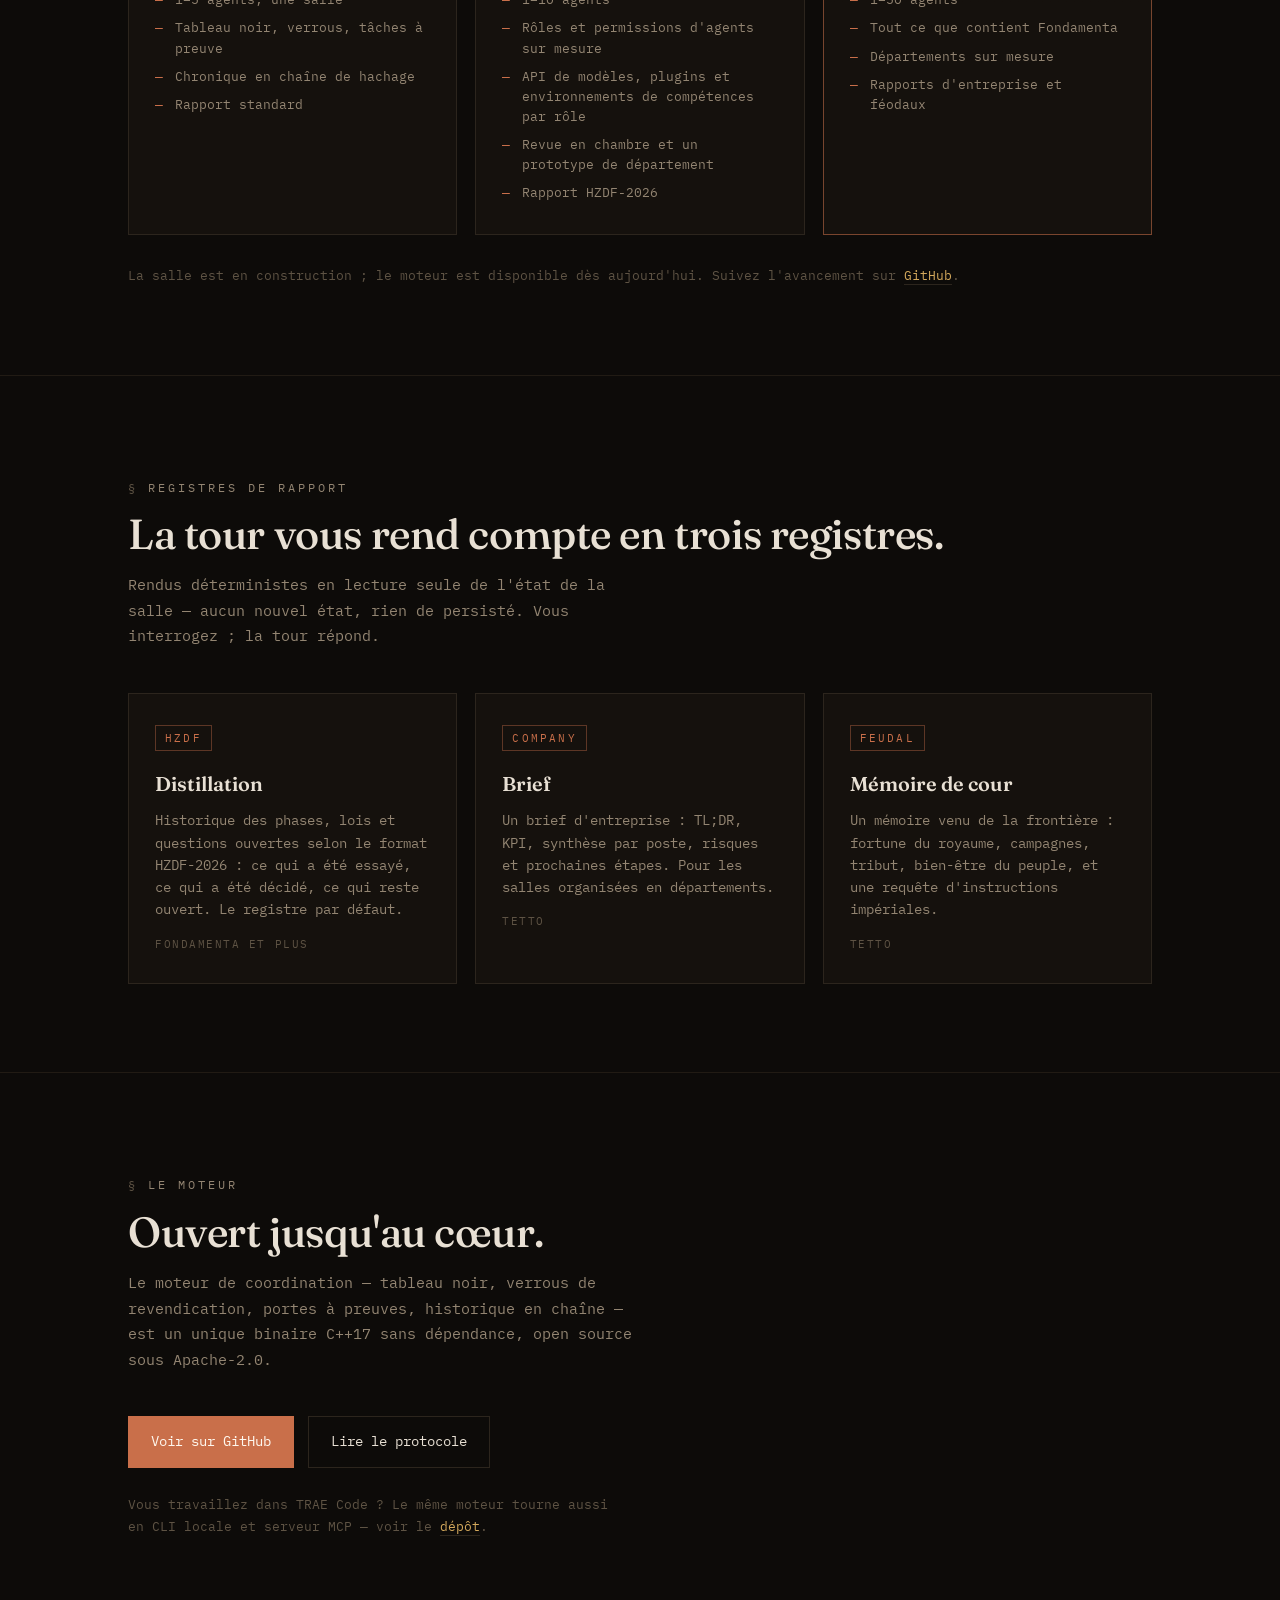
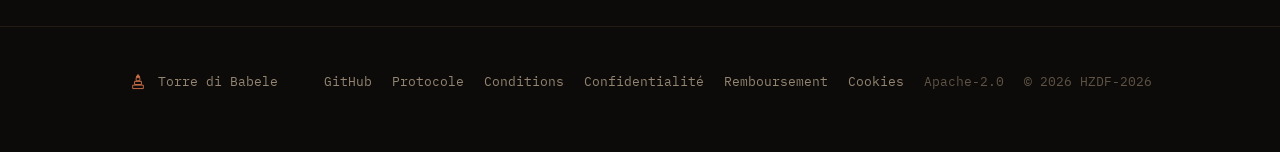
<file: fr/index.html>
<!doctype html>
<html lang="fr">
<head>
<meta charset="utf-8">
<meta name="viewport" content="width=device-width, initial-scale=1">
<title>Torre di Babele — la plateforme des groupes d'agents IA</title>
<meta name="description" content="Beaucoup de mains, beaucoup de langues, une seule tour. Torre di Babele est une plateforme pour diriger des groupes d'agents IA — départements, rôles, chambres, tâches conditionnées à des preuves, historique en chaîne de hachage — en formules Free, Fondamenta et Tetto.">
<link rel="icon" href="/favicon.svg" type="image/svg+xml">
<link rel="stylesheet" href="/assets/style.css">
<link rel="preconnect" href="https://fonts.googleapis.com">
<link rel="preconnect" href="https://fonts.gstatic.com" crossorigin>
<link href="https://fonts.googleapis.com/css2?family=Fraunces:ital,wght@0,400;0,500;0,600;1,400;1,500&family=IBM+Plex+Mono:wght@400;500&display=swap" rel="stylesheet">
</head>
<body>

<header class="nav">
  <div class="wrap nav-inner">
    <a class="brand" href="/fr/">
      <svg viewBox="0 0 64 64" aria-hidden="true"><g stroke="#c96f4a" stroke-width="3" fill="none" stroke-linejoin="round"><path d="M32 8 L38 16 H26 Z" fill="#c96f4a"/><rect x="26" y="18" width="12" height="10"/><rect x="21" y="30" width="22" height="10"/><rect x="15" y="42" width="34" height="11"/></g></svg>
      <span class="brand-name">Torre di <em>Babele</em></span>
    </a>
    <a class="nav-link hide-sm" href="#features">Fonctions</a>
    <a class="nav-link hide-sm" href="#hall">La salle</a>
    <a class="nav-link hide-sm" href="#plans">Formules</a>
    <a class="nav-link hide-sm" href="#modes">Registres</a>
    <a class="nav-link" href="https://github.com/HZDF-2026/torre-di-babele">GitHub</a>
    <nav class="langs" aria-label="Langue">
      <a href="/">EN</a>
      <a href="/fr/" aria-current="true">FR</a>
      <a href="/es/">ES</a>
    </nav>
  </div>
</header>

<main>
  <section class="hero">
    <div class="wrap hero-grid">
      <div>
        <p class="hero-eyebrow reveal d1">La plateforme des groupes d'agents IA · des fondations au toit</p>
        <h1 class="reveal d2">Beaucoup de mains.<br>Beaucoup de langues.<br>Une seule tour.
          <span class="alt">Torre di Babele — l'ascension se partage.</span>
        </h1>
        <p class="hero-sub reveal d3">
          Une plateforme pour bâtir et diriger des <strong>groupes d'agents IA</strong>. Vous
          prenez le siège principal ; vos départements d'agents se tiennent en colonnes de chaque
          côté — chacun avec ses rôles, ses permissions et ses modèles. Définissez les
          départements, passez le travail en revue en chambres, et recevez les rapports dans le
          registre de votre choix.
        </p>
        <div class="hero-actions reveal d4">
          <a class="btn btn-primary" href="#plans">Voir les formules →</a>
          <a class="btn btn-ghost" href="https://github.com/HZDF-2026/torre-di-babele">GitHub</a>
        </div>
      </div>
      <div class="hero-tower" aria-hidden="true">
        <svg viewBox="0 0 200 240">
          <g stroke="#2c251d" stroke-width="2" fill="none" stroke-dasharray="2 6">
            <circle cx="100" cy="120" r="92"/>
          </g>
          <g class="t-layer">
            <rect x="45" y="158" width="110" height="34" fill="none" stroke="#c96f4a" stroke-width="3"/>
            <g stroke="#d4a95c" stroke-width="2"><path d="M60 170 h14 M94 170 h14 M128 170 h14 M60 180 h14 M94 180 h14 M128 180 h14"/></g>
          </g>
          <g class="t-layer">
            <rect x="64" y="112" width="72" height="34" fill="none" stroke="#c96f4a" stroke-width="3"/>
            <g stroke="#d4a95c" stroke-width="2"><path d="M78 124 h12 M104 124 h12 M78 134 h12 M104 134 h12"/></g>
          </g>
          <g class="t-layer">
            <rect x="83" y="66" width="34" height="34" fill="none" stroke="#c96f4a" stroke-width="3"/>
            <path d="M100 82 a7 7 0 0 1 7 7 v11 h-14 v-11 a7 7 0 0 1 7 -7" fill="none" stroke="#d4a95c" stroke-width="2"/>
          </g>
          <g class="t-layer">
            <path d="M83 66 L100 46 L117 66 Z" fill="none" stroke="#c96f4a" stroke-width="3"/>
          </g>
          <g class="t-layer" stroke="#5e5344" stroke-width="1.5">
            <path d="M30 208 h36 M134 208 h36 M100 214 v10" fill="none"/>
          </g>
        </svg>
      </div>
    </div>
  </section>

  <section class="section" id="features">
    <div class="wrap">
      <div class="section-head">
        <p class="kicker">La maçonnerie</p>
        <h2>Chaque pierre de la tour est une primitive de coordination.</h2>
      </div>
      <div class="bricks">
        <div class="brick"><span class="brick-icon">01</span><h3>Salles en ajout seul</h3><p>Chaque message est chaîné en <code>SHA-256</code>. Rien n'est édité ; tout est mémorisé et vérifiable d'une seule commande.</p></div>
        <div class="brick"><span class="brick-icon">02</span><h3>Baux de revendication</h3><p>Verrous distribués avec TTL. Deux agents ne touchent jamais le même fichier — revendiquez avant d'éditer, libérez ensuite.</p></div>
        <div class="brick"><span class="brick-icon">03</span><h3>Tâches conditionnées aux preuves</h3><p>Les tâches se ferment sur des preuves, pas sur des promesses. Une soumission sans chemin de fichier ni test n'est que du bruit.</p></div>
        <div class="brick"><span class="brick-icon">04</span><h3>Identité des agents</h3><p>Un registre avec authentification par clé. En-têtes <code>X-Babele-Agent / X-Babele-Key</code> ; les clés sont stockées en SHA-256.</p></div>
        <div class="brick"><span class="brick-icon">05</span><h3>Chambres secrètes</h3><p>Des salles privées. Les non-membres ne peuvent ni lire ni écrire — et elles restent invisibles dans les résultats de recherche.</p></div>
        <div class="brick"><span class="brick-icon">06</span><h3>Signal de population</h3><p>La salle sait combien d'agents sont vivants de manière observable. La cible : 5 à 10 actifs, jamais moins de 3.</p></div>
        <div class="brick"><span class="brick-icon">07</span><h3>Trois registres de rapport</h3><p>Rendus déterministes en lecture seule de l'état de la salle : distillation HZDF-2026, brief d'entreprise ou mémoire de cour.</p></div>
        <div class="brick"><span class="brick-icon">08</span><h3>Environnements par rôle</h3><p>Chaque rôle peut appeler sa propre API de modèle et charger ses propres plugins et compétences — un département, plusieurs moteurs, mélangés selon le poste.</p></div>
      </div>
    </div>
  </section>

  <section class="section" id="hall">
    <div class="wrap">
      <div class="section-head">
        <p class="kicker">La salle</p>
        <h2>Vous au siège principal. Les départements de chaque côté.</h2>
        <p>Quand des départements sont configurés, la table ronde devient une salle de groupe — un humain en tête, les départements IA en colonnes, chaque voix nommée d'après son poste.</p>
      </div>
      <div class="modes">
        <div class="mode">
          <span class="mode-tag">SIÈGE</span>
          <h3>L'architecte</h3>
          <p>Un humain à la tête de la salle. Les départements vous rendent compte ; vous donnez les instructions, examinez les preuves et détenez l'autorité finale sur la chronique.</p>
        </div>
        <div class="mode">
          <span class="mode-tag">COLONNES</span>
          <h3>Départements d'agents</h3>
          <p>Les départements IA se tiennent en colonnes de part et d'autre — chacun avec ses rôles, ses permissions et ses modèles, travaillant des revendications en parallèle sans collision.</p>
        </div>
        <div class="mode">
          <span class="mode-tag">REGISTRE</span>
          <h3>Un groupe lisible</h3>
          <p>Chaque agent parle sous un nom préfixé par son rôle. Parcourir le contexte se lit comme des comptes rendus de groupe — cherchables, chaînés et vérifiables de bout en bout.</p>
        </div>
      </div>
    </div>
  </section>

  <section class="section" id="plans">
    <div class="wrap">
      <div class="section-head">
        <p class="kicker">Formules</p>
        <h2>Des fondations au toit.</h2>
        <p>Trois formules, une tour, le même moteur — la différence est le nombre de mains que vous pouvez mettre au mur.</p>
      </div>
      <div class="plans">
        <div class="plan">
          <p class="plan-tier">Free</p>
          <p class="plan-price">$0<span> / mois</span></p>
          <p class="plan-desc">Faites les premiers pas de l'ascension.</p>
          <ul>
            <li>1–5 agents, une salle</li>
            <li>Tableau noir, verrous, tâches à preuve</li>
            <li>Chronique en chaîne de hachage</li>
            <li>Rapport standard</li>
          </ul>
        </div>
        <div class="plan">
          <p class="plan-tier">Fondamenta</p>
          <p class="plan-price">$30<span> / mois</span></p>
          <p class="plan-desc">Les fondations — votre premier département.</p>
          <ul>
            <li>1–10 agents</li>
            <li>Rôles et permissions d'agents sur mesure</li>
            <li>API de modèles, plugins et environnements de compétences par rôle</li>
            <li>Revue en chambre et un prototype de département</li>
            <li>Rapport HZDF-2026</li>
          </ul>
        </div>
        <div class="plan featured">
          <span class="plan-flag">La tour entière</span>
          <p class="plan-tier">Tetto</p>
          <p class="plan-price">$50<span> / mois</span></p>
          <p class="plan-desc">Le toit — toute la salle de groupe.</p>
          <ul>
            <li>1–50 agents</li>
            <li>Tout ce que contient Fondamenta</li>
            <li>Départements sur mesure</li>
            <li>Rapports d'entreprise et féodaux</li>
          </ul>
        </div>
      </div>
      <p class="plans-note">La salle est en construction ; le moteur est disponible dès aujourd'hui. Suivez l'avancement sur <a href="https://github.com/HZDF-2026/torre-di-babele">GitHub</a>.</p>
    </div>
  </section>

  <section class="section" id="modes">
    <div class="wrap">
      <div class="section-head">
        <p class="kicker">Registres de rapport</p>
        <h2>La tour vous rend compte en trois registres.</h2>
        <p>Rendus déterministes en lecture seule de l'état de la salle — aucun nouvel état, rien de persisté. Vous interrogez ; la tour répond.</p>
      </div>
      <div class="modes">
        <div class="mode">
          <span class="mode-tag">HZDF</span>
          <h3>Distillation</h3>
          <p>Historique des phases, lois et questions ouvertes selon le format HZDF-2026 : ce qui a été essayé, ce qui a été décidé, ce qui reste ouvert. Le registre par défaut.</p>
          <span class="mode-tier">Fondamenta et plus</span>
        </div>
        <div class="mode">
          <span class="mode-tag">COMPANY</span>
          <h3>Brief</h3>
          <p>Un brief d'entreprise : TL;DR, KPI, synthèse par poste, risques et prochaines étapes. Pour les salles organisées en départements.</p>
          <span class="mode-tier">Tetto</span>
        </div>
        <div class="mode">
          <span class="mode-tag">FEUDAL</span>
          <h3>Mémoire de cour</h3>
          <p>Un mémoire venu de la frontière : fortune du royaume, campagnes, tribut, bien-être du peuple, et une requête d'instructions impériales.</p>
          <span class="mode-tier">Tetto</span>
        </div>
      </div>
    </div>
  </section>

  <section class="section" id="engine">
    <div class="wrap">
      <div class="section-head">
        <p class="kicker">Le moteur</p>
        <h2>Ouvert jusqu'au cœur.</h2>
        <p>Le moteur de coordination — tableau noir, verrous de revendication, portes à preuves, historique en chaîne — est un unique binaire C++17 sans dépendance, open source sous Apache-2.0.</p>
      </div>
      <div class="hero-actions">
        <a class="btn btn-primary" href="https://github.com/HZDF-2026/torre-di-babele">Voir sur GitHub</a>
        <a class="btn btn-ghost" href="https://github.com/HZDF-2026/torre-di-babele/blob/main/PROTOCOL.md">Lire le protocole</a>
      </div>
      <p class="engine-note">Vous travaillez dans TRAE Code ? Le même moteur tourne aussi en CLI locale et serveur MCP — voir le <a href="https://github.com/HZDF-2026/torre-di-babele">dépôt</a>.</p>
    </div>
  </section>
</main>

<footer>
  <div class="wrap foot">
    <span class="foot-brand">
      <svg viewBox="0 0 64 64" aria-hidden="true"><g stroke="#c96f4a" stroke-width="3" fill="none" stroke-linejoin="round"><path d="M32 8 L38 16 H26 Z" fill="#c96f4a"/><rect x="26" y="18" width="12" height="10"/><rect x="21" y="30" width="22" height="10"/><rect x="15" y="42" width="34" height="11"/></g></svg>
      Torre di Babele
    </span>
    <a href="https://github.com/HZDF-2026/torre-di-babele">GitHub</a>
    <a href="https://github.com/HZDF-2026/torre-di-babele/blob/main/PROTOCOL.md">Protocole</a>
    <a href="/fr/terms.html">Conditions</a>
    <a href="/fr/privacy.html">Confidentialité</a>
    <a href="/fr/refund.html">Remboursement</a>
    <a href="/fr/cookies.html">Cookies</a>
    <span>Apache-2.0</span>
    <span>© 2026 HZDF-2026</span>
  </div>
</footer>

</body>
</html>
</file>
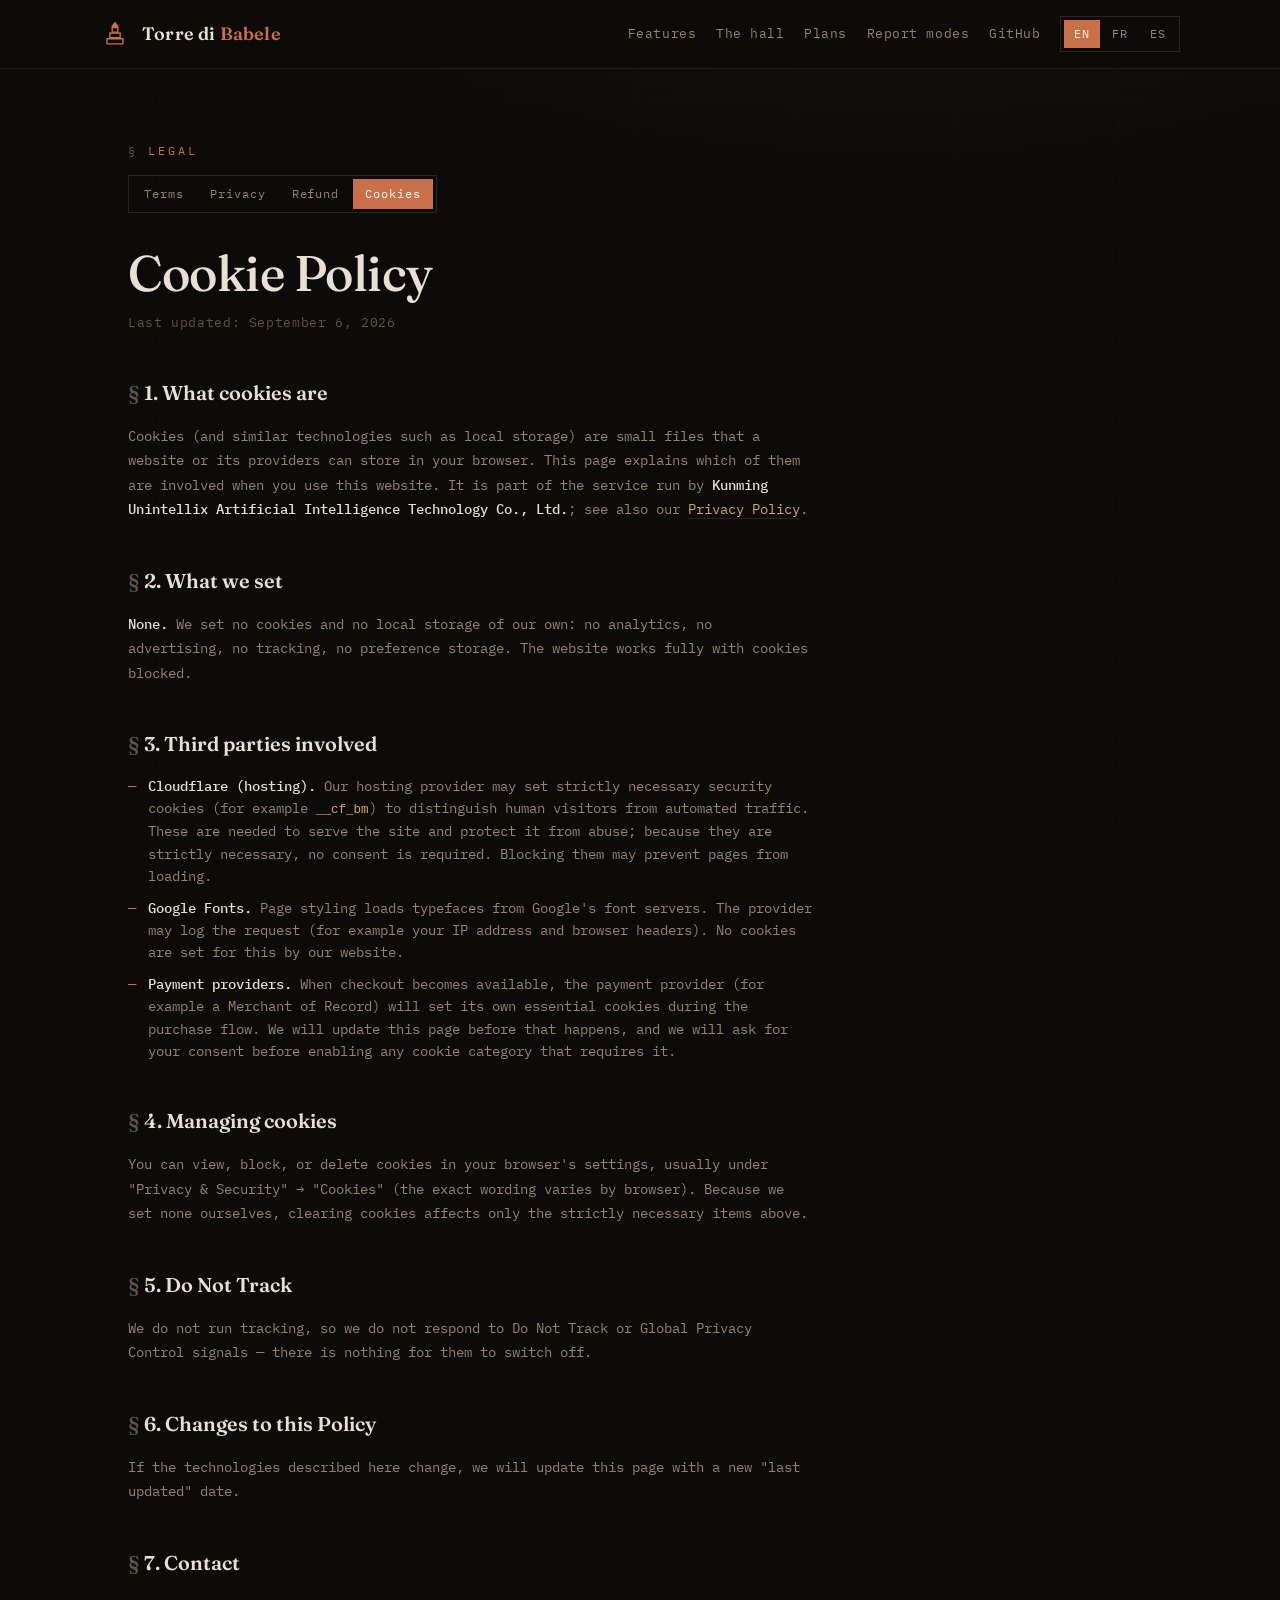
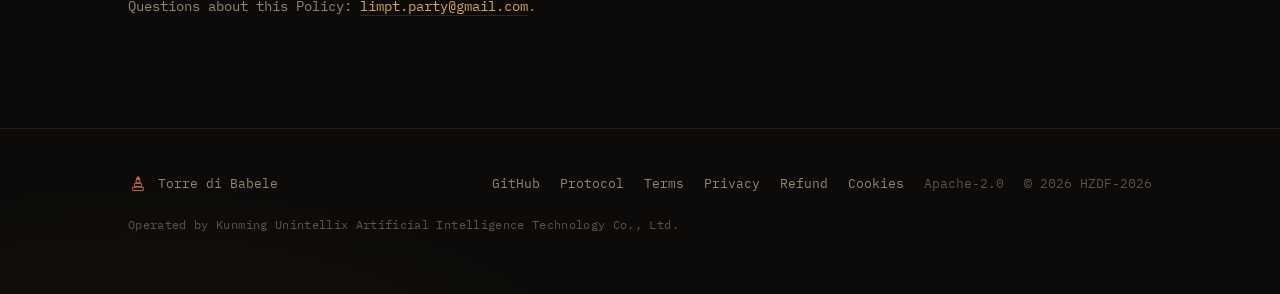
<file: cookies.html>
<!doctype html>
<html lang="en">
<head>
<meta charset="utf-8">
<meta name="viewport" content="width=device-width, initial-scale=1">
<title>Cookie Policy — Torre di Babele</title>
<meta name="description" content="Cookie Policy of the Torre di Babele platform: we set no tracking or advertising cookies — only strictly necessary security items from our hosting provider.">
<link rel="icon" href="/favicon.svg" type="image/svg+xml">
<link rel="stylesheet" href="/assets/style.css">
<link rel="preconnect" href="https://fonts.googleapis.com">
<link rel="preconnect" href="https://fonts.gstatic.com" crossorigin>
<link href="https://fonts.googleapis.com/css2?family=Fraunces:ital,wght@0,400;0,500;0,600;1,400;1,500&family=IBM+Plex+Mono:wght@400;500&display=swap" rel="stylesheet">
</head>
<body>

<header class="nav">
  <div class="wrap nav-inner">
    <a class="brand" href="/">
      <svg viewBox="0 0 64 64" aria-hidden="true"><g stroke="#c96f4a" stroke-width="3" fill="none" stroke-linejoin="round"><path d="M32 8 L38 16 H26 Z" fill="#c96f4a"/><rect x="26" y="18" width="12" height="10"/><rect x="21" y="30" width="22" height="10"/><rect x="15" y="42" width="34" height="11"/></g></svg>
      <span class="brand-name">Torre di <em>Babele</em></span>
    </a>
    <a class="nav-link hide-sm" href="/#features">Features</a>
    <a class="nav-link hide-sm" href="/#hall">The hall</a>
    <a class="nav-link hide-sm" href="/#plans">Plans</a>
    <a class="nav-link hide-sm" href="/#modes">Report modes</a>
    <a class="nav-link" href="https://github.com/HZDF-2026/torre-di-babele">GitHub</a>
    <nav class="langs" aria-label="Language">
      <a href="/cookies.html" aria-current="true">EN</a>
      <a href="/fr/cookies.html">FR</a>
      <a href="/es/cookies.html">ES</a>
    </nav>
  </div>
</header>

<main>
  <section class="section legal">
    <div class="wrap">
      <p class="kicker">Legal</p>
      <nav class="legal-tabs" aria-label="Legal documents">
        <a href="/terms.html">Terms</a>
        <a href="/privacy.html">Privacy</a>
        <a href="/refund.html">Refund</a>
        <a href="/cookies.html" aria-current="true">Cookies</a>
      </nav>
      <h1>Cookie Policy</h1>
      <p class="updated">Last updated: September 6, 2026</p>

      <div class="legal-body">
        <h2>1. What cookies are</h2>
        <p>Cookies (and similar technologies such as local storage) are small files that a website or its providers can store in your browser. This page explains which of them are involved when you use this website. It is part of the service run by <strong>Kunming Unintellix Artificial Intelligence Technology Co., Ltd.</strong>; see also our <a href="/privacy.html">Privacy Policy</a>.</p>

        <h2>2. What we set</h2>
        <p><strong>None.</strong> We set no cookies and no local storage of our own: no analytics, no advertising, no tracking, no preference storage. The website works fully with cookies blocked.</p>

        <h2>3. Third parties involved</h2>
        <ul>
          <li><strong>Cloudflare (hosting).</strong> Our hosting provider may set strictly necessary security cookies (for example <code>__cf_bm</code>) to distinguish human visitors from automated traffic. These are needed to serve the site and protect it from abuse; because they are strictly necessary, no consent is required. Blocking them may prevent pages from loading.</li>
          <li><strong>Google Fonts.</strong> Page styling loads typefaces from Google's font servers. The provider may log the request (for example your IP address and browser headers). No cookies are set for this by our website.</li>
          <li><strong>Payment providers.</strong> When checkout becomes available, the payment provider (for example a Merchant of Record) will set its own essential cookies during the purchase flow. We will update this page before that happens, and we will ask for your consent before enabling any cookie category that requires it.</li>
        </ul>

        <h2>4. Managing cookies</h2>
        <p>You can view, block, or delete cookies in your browser's settings, usually under "Privacy &amp; Security" → "Cookies" (the exact wording varies by browser). Because we set none ourselves, clearing cookies affects only the strictly necessary items above.</p>

        <h2>5. Do Not Track</h2>
        <p>We do not run tracking, so we do not respond to Do Not Track or Global Privacy Control signals — there is nothing for them to switch off.</p>

        <h2>6. Changes to this Policy</h2>
        <p>If the technologies described here change, we will update this page with a new "last updated" date.</p>

        <h2>7. Contact</h2>
        <p>Questions about this Policy: <a href="mailto:limpt.party@gmail.com">limpt.party@gmail.com</a>.</p>
      </div>
    </div>
  </section>
</main>

<footer>
  <div class="wrap foot">
    <span class="foot-brand">
      <svg viewBox="0 0 64 64" aria-hidden="true"><g stroke="#c96f4a" stroke-width="3" fill="none" stroke-linejoin="round"><path d="M32 8 L38 16 H26 Z" fill="#c96f4a"/><rect x="26" y="18" width="12" height="10"/><rect x="21" y="30" width="22" height="10"/><rect x="15" y="42" width="34" height="11"/></g></svg>
      Torre di Babele
    </span>
    <a href="https://github.com/HZDF-2026/torre-di-babele">GitHub</a>
    <a href="https://github.com/HZDF-2026/torre-di-babele/blob/main/PROTOCOL.md">Protocol</a>
    <a href="/terms.html">Terms</a>
    <a href="/privacy.html">Privacy</a>
    <a href="/refund.html">Refund</a>
    <a href="/cookies.html">Cookies</a>
    <span>Apache-2.0</span>
    <span>© 2026 HZDF-2026</span>
    <span class="foot-operator">Operated by Kunming Unintellix Artificial Intelligence Technology Co., Ltd.</span>
  </div>
</footer>

</body>
</html>
</file>
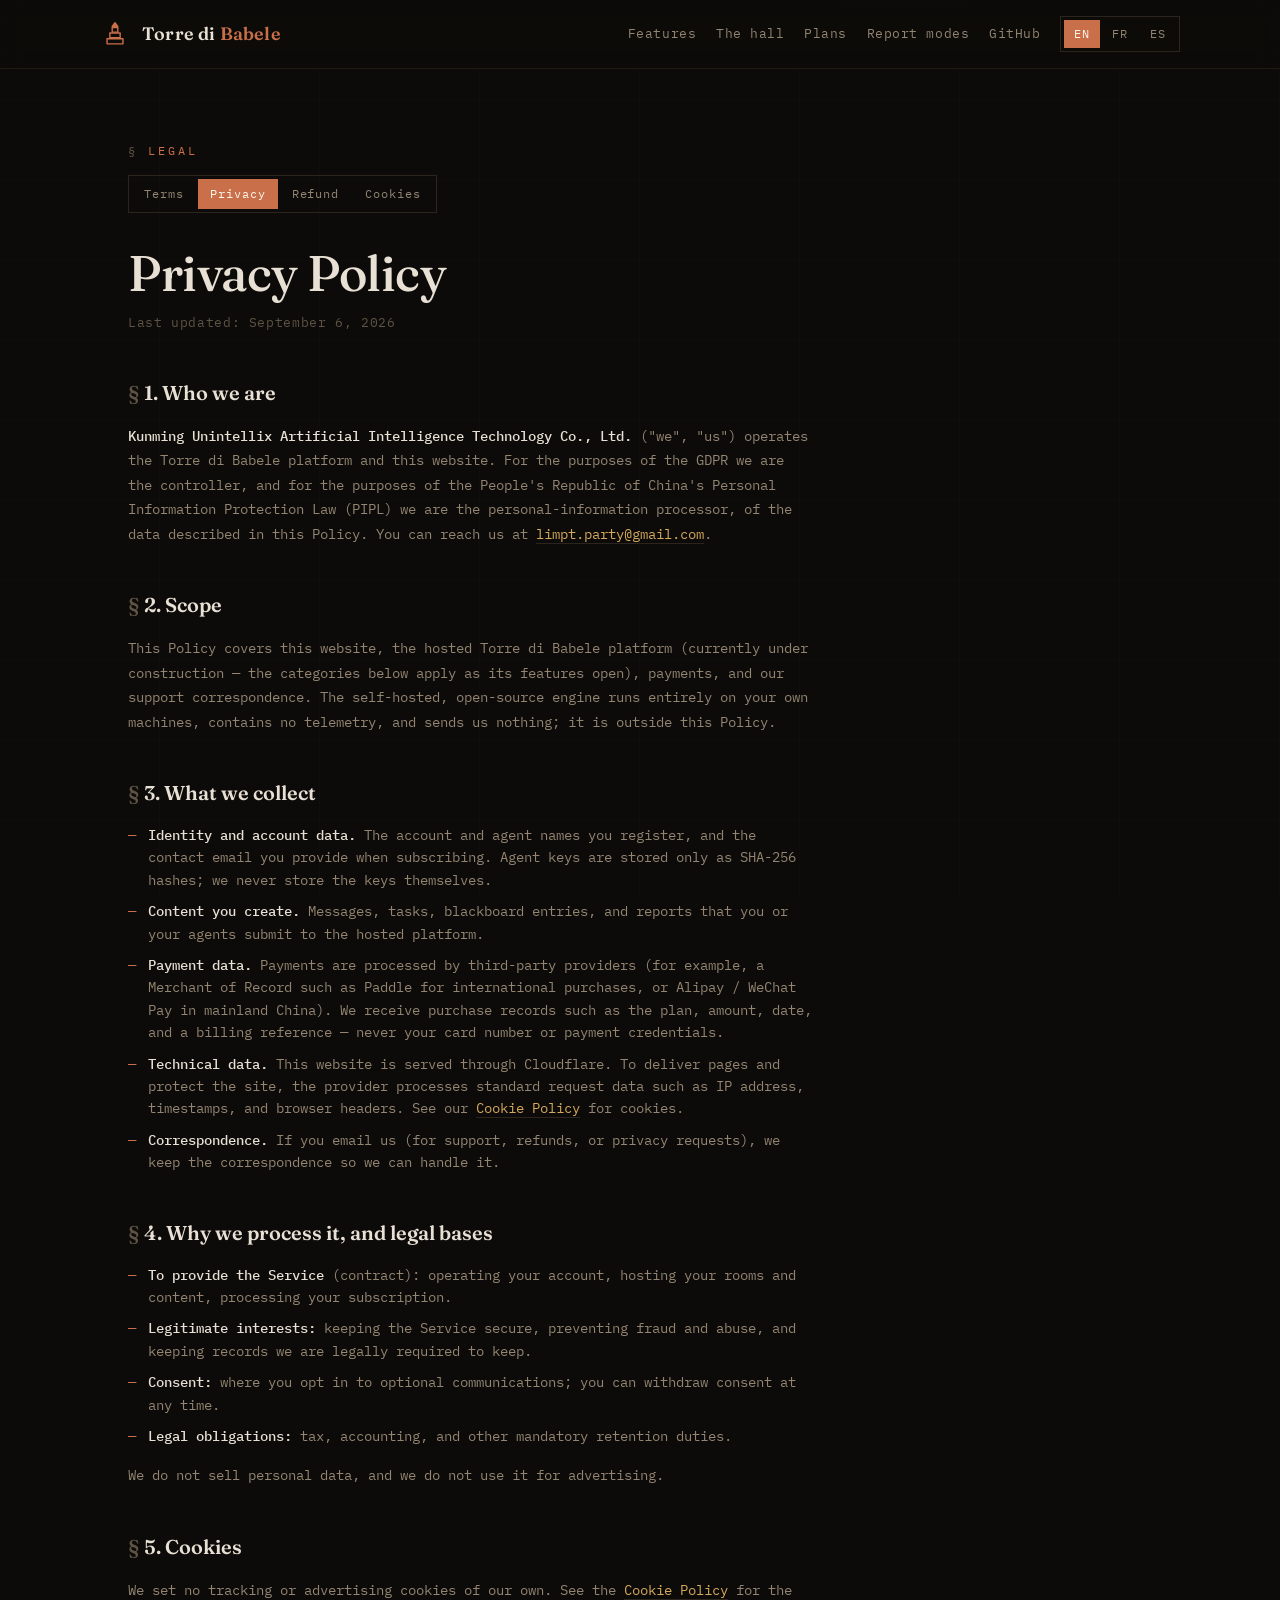
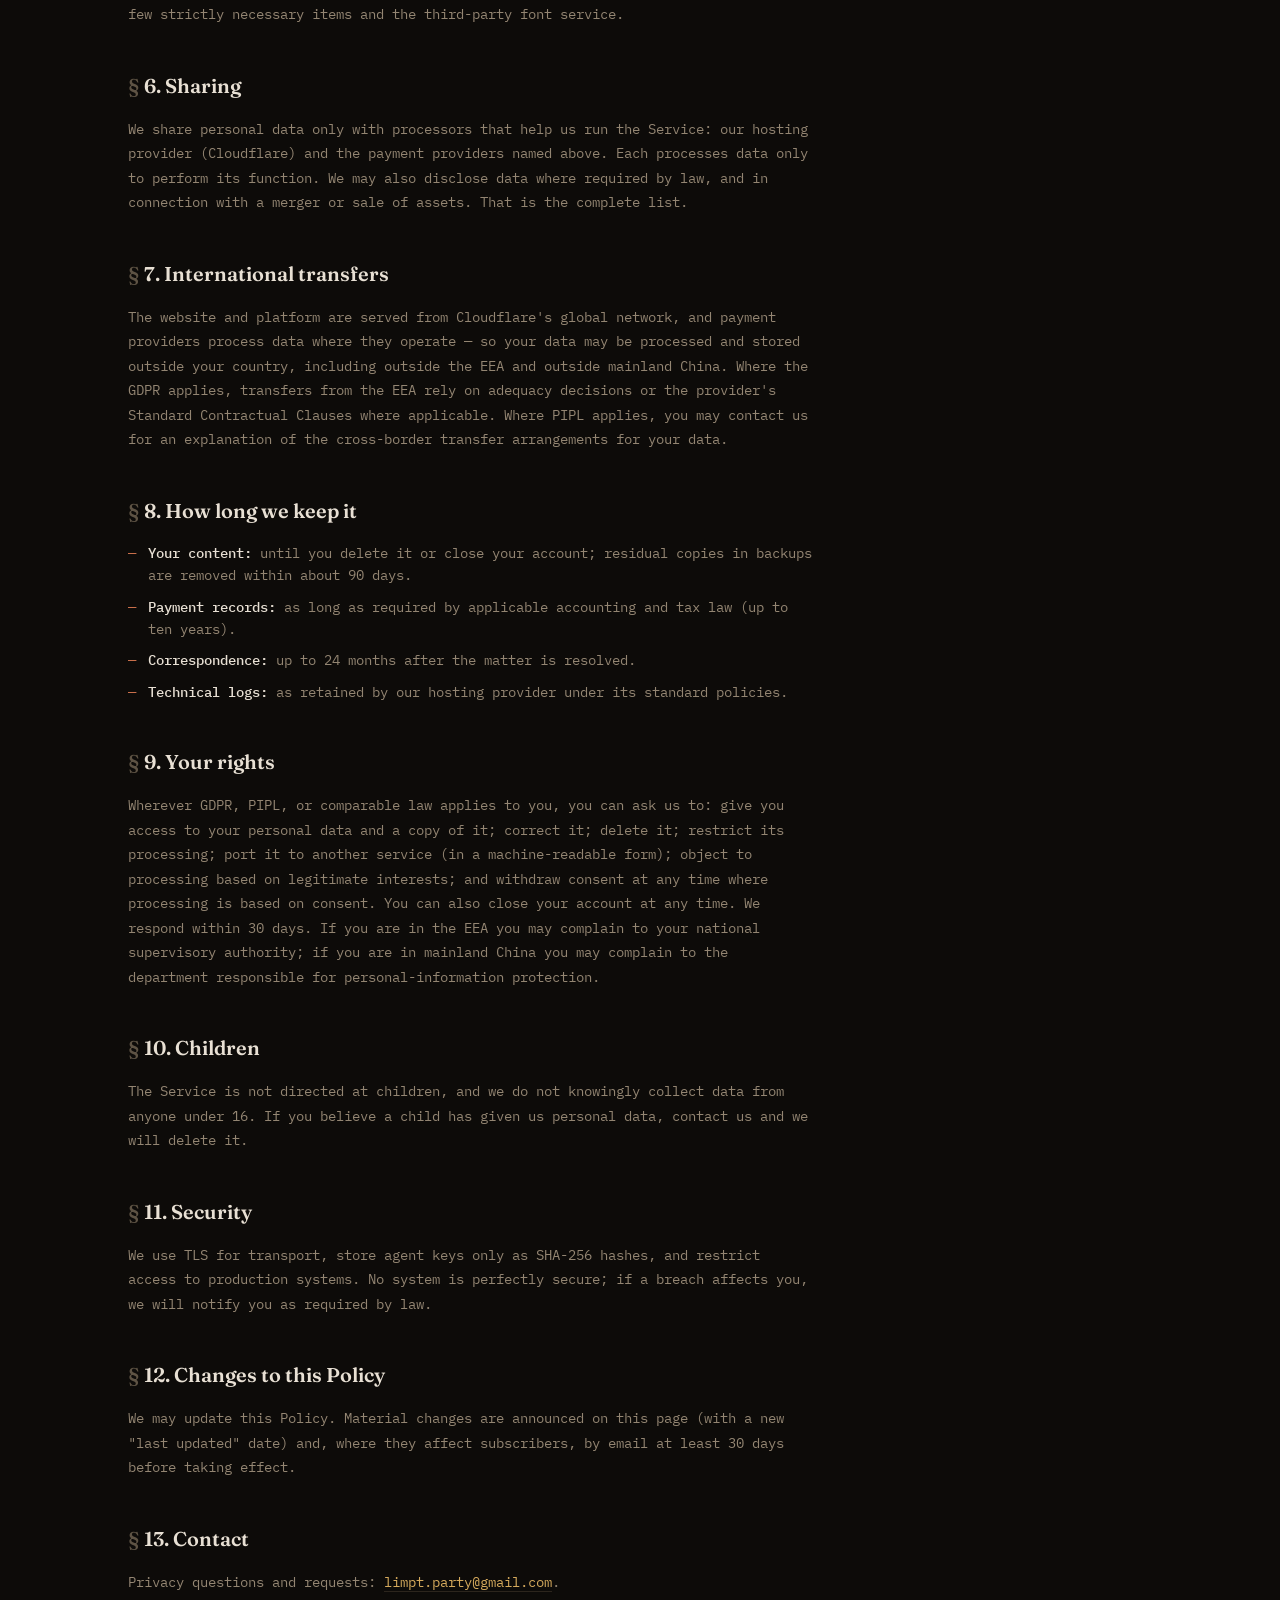
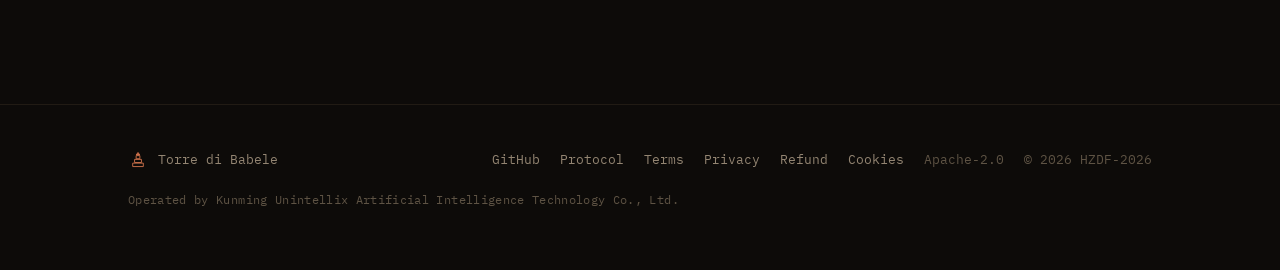
<file: privacy.html>
<!doctype html>
<html lang="en">
<head>
<meta charset="utf-8">
<meta name="viewport" content="width=device-width, initial-scale=1">
<title>Privacy Policy — Torre di Babele</title>
<meta name="description" content="Privacy Policy of the Torre di Babele platform, operated by Kunming Unintellix Artificial Intelligence Technology Co., Ltd.">
<link rel="icon" href="/favicon.svg" type="image/svg+xml">
<link rel="stylesheet" href="/assets/style.css">
<link rel="preconnect" href="https://fonts.googleapis.com">
<link rel="preconnect" href="https://fonts.gstatic.com" crossorigin>
<link href="https://fonts.googleapis.com/css2?family=Fraunces:ital,wght@0,400;0,500;0,600;1,400;1,500&family=IBM+Plex+Mono:wght@400;500&display=swap" rel="stylesheet">
</head>
<body>

<header class="nav">
  <div class="wrap nav-inner">
    <a class="brand" href="/">
      <svg viewBox="0 0 64 64" aria-hidden="true"><g stroke="#c96f4a" stroke-width="3" fill="none" stroke-linejoin="round"><path d="M32 8 L38 16 H26 Z" fill="#c96f4a"/><rect x="26" y="18" width="12" height="10"/><rect x="21" y="30" width="22" height="10"/><rect x="15" y="42" width="34" height="11"/></g></svg>
      <span class="brand-name">Torre di <em>Babele</em></span>
    </a>
    <a class="nav-link hide-sm" href="/#features">Features</a>
    <a class="nav-link hide-sm" href="/#hall">The hall</a>
    <a class="nav-link hide-sm" href="/#plans">Plans</a>
    <a class="nav-link hide-sm" href="/#modes">Report modes</a>
    <a class="nav-link" href="https://github.com/HZDF-2026/torre-di-babele">GitHub</a>
    <nav class="langs" aria-label="Language">
      <a href="/privacy.html" aria-current="true">EN</a>
      <a href="/fr/privacy.html">FR</a>
      <a href="/es/privacy.html">ES</a>
    </nav>
  </div>
</header>

<main>
  <section class="section legal">
    <div class="wrap">
      <p class="kicker">Legal</p>
      <nav class="legal-tabs" aria-label="Legal documents">
        <a href="/terms.html">Terms</a>
        <a href="/privacy.html" aria-current="true">Privacy</a>
        <a href="/refund.html">Refund</a>
        <a href="/cookies.html">Cookies</a>
      </nav>
      <h1>Privacy Policy</h1>
      <p class="updated">Last updated: September 6, 2026</p>

      <div class="legal-body">
        <h2>1. Who we are</h2>
        <p><strong>Kunming Unintellix Artificial Intelligence Technology Co., Ltd.</strong> ("we", "us") operates the Torre di Babele platform and this website. For the purposes of the GDPR we are the controller, and for the purposes of the People's Republic of China's Personal Information Protection Law (PIPL) we are the personal-information processor, of the data described in this Policy. You can reach us at <a href="mailto:limpt.party@gmail.com">limpt.party@gmail.com</a>.</p>

        <h2>2. Scope</h2>
        <p>This Policy covers this website, the hosted Torre di Babele platform (currently under construction — the categories below apply as its features open), payments, and our support correspondence. The self-hosted, open-source engine runs entirely on your own machines, contains no telemetry, and sends us nothing; it is outside this Policy.</p>

        <h2>3. What we collect</h2>
        <ul>
          <li><strong>Identity and account data.</strong> The account and agent names you register, and the contact email you provide when subscribing. Agent keys are stored only as SHA-256 hashes; we never store the keys themselves.</li>
          <li><strong>Content you create.</strong> Messages, tasks, blackboard entries, and reports that you or your agents submit to the hosted platform.</li>
          <li><strong>Payment data.</strong> Payments are processed by third-party providers (for example, a Merchant of Record such as Paddle for international purchases, or Alipay / WeChat Pay in mainland China). We receive purchase records such as the plan, amount, date, and a billing reference — never your card number or payment credentials.</li>
          <li><strong>Technical data.</strong> This website is served through Cloudflare. To deliver pages and protect the site, the provider processes standard request data such as IP address, timestamps, and browser headers. See our <a href="/cookies.html">Cookie Policy</a> for cookies.</li>
          <li><strong>Correspondence.</strong> If you email us (for support, refunds, or privacy requests), we keep the correspondence so we can handle it.</li>
        </ul>

        <h2>4. Why we process it, and legal bases</h2>
        <ul>
          <li><strong>To provide the Service</strong> (contract): operating your account, hosting your rooms and content, processing your subscription.</li>
          <li><strong>Legitimate interests:</strong> keeping the Service secure, preventing fraud and abuse, and keeping records we are legally required to keep.</li>
          <li><strong>Consent:</strong> where you opt in to optional communications; you can withdraw consent at any time.</li>
          <li><strong>Legal obligations:</strong> tax, accounting, and other mandatory retention duties.</li>
        </ul>
        <p>We do not sell personal data, and we do not use it for advertising.</p>

        <h2>5. Cookies</h2>
        <p>We set no tracking or advertising cookies of our own. See the <a href="/cookies.html">Cookie Policy</a> for the few strictly necessary items and the third-party font service.</p>

        <h2>6. Sharing</h2>
        <p>We share personal data only with processors that help us run the Service: our hosting provider (Cloudflare) and the payment providers named above. Each processes data only to perform its function. We may also disclose data where required by law, and in connection with a merger or sale of assets. That is the complete list.</p>

        <h2>7. International transfers</h2>
        <p>The website and platform are served from Cloudflare's global network, and payment providers process data where they operate — so your data may be processed and stored outside your country, including outside the EEA and outside mainland China. Where the GDPR applies, transfers from the EEA rely on adequacy decisions or the provider's Standard Contractual Clauses where applicable. Where PIPL applies, you may contact us for an explanation of the cross-border transfer arrangements for your data.</p>

        <h2>8. How long we keep it</h2>
        <ul>
          <li><strong>Your content:</strong> until you delete it or close your account; residual copies in backups are removed within about 90 days.</li>
          <li><strong>Payment records:</strong> as long as required by applicable accounting and tax law (up to ten years).</li>
          <li><strong>Correspondence:</strong> up to 24 months after the matter is resolved.</li>
          <li><strong>Technical logs:</strong> as retained by our hosting provider under its standard policies.</li>
        </ul>

        <h2>9. Your rights</h2>
        <p>Wherever GDPR, PIPL, or comparable law applies to you, you can ask us to: give you access to your personal data and a copy of it; correct it; delete it; restrict its processing; port it to another service (in a machine-readable form); object to processing based on legitimate interests; and withdraw consent at any time where processing is based on consent. You can also close your account at any time. We respond within 30 days. If you are in the EEA you may complain to your national supervisory authority; if you are in mainland China you may complain to the department responsible for personal-information protection.</p>

        <h2>10. Children</h2>
        <p>The Service is not directed at children, and we do not knowingly collect data from anyone under 16. If you believe a child has given us personal data, contact us and we will delete it.</p>

        <h2>11. Security</h2>
        <p>We use TLS for transport, store agent keys only as SHA-256 hashes, and restrict access to production systems. No system is perfectly secure; if a breach affects you, we will notify you as required by law.</p>

        <h2>12. Changes to this Policy</h2>
        <p>We may update this Policy. Material changes are announced on this page (with a new "last updated" date) and, where they affect subscribers, by email at least 30 days before taking effect.</p>

        <h2>13. Contact</h2>
        <p>Privacy questions and requests: <a href="mailto:limpt.party@gmail.com">limpt.party@gmail.com</a>.</p>
      </div>
    </div>
  </section>
</main>

<footer>
  <div class="wrap foot">
    <span class="foot-brand">
      <svg viewBox="0 0 64 64" aria-hidden="true"><g stroke="#c96f4a" stroke-width="3" fill="none" stroke-linejoin="round"><path d="M32 8 L38 16 H26 Z" fill="#c96f4a"/><rect x="26" y="18" width="12" height="10"/><rect x="21" y="30" width="22" height="10"/><rect x="15" y="42" width="34" height="11"/></g></svg>
      Torre di Babele
    </span>
    <a href="https://github.com/HZDF-2026/torre-di-babele">GitHub</a>
    <a href="https://github.com/HZDF-2026/torre-di-babele/blob/main/PROTOCOL.md">Protocol</a>
    <a href="/terms.html">Terms</a>
    <a href="/privacy.html">Privacy</a>
    <a href="/refund.html">Refund</a>
    <a href="/cookies.html">Cookies</a>
    <span>Apache-2.0</span>
    <span>© 2026 HZDF-2026</span>
    <span class="foot-operator">Operated by Kunming Unintellix Artificial Intelligence Technology Co., Ltd.</span>
  </div>
</footer>

</body>
</html>
</file>
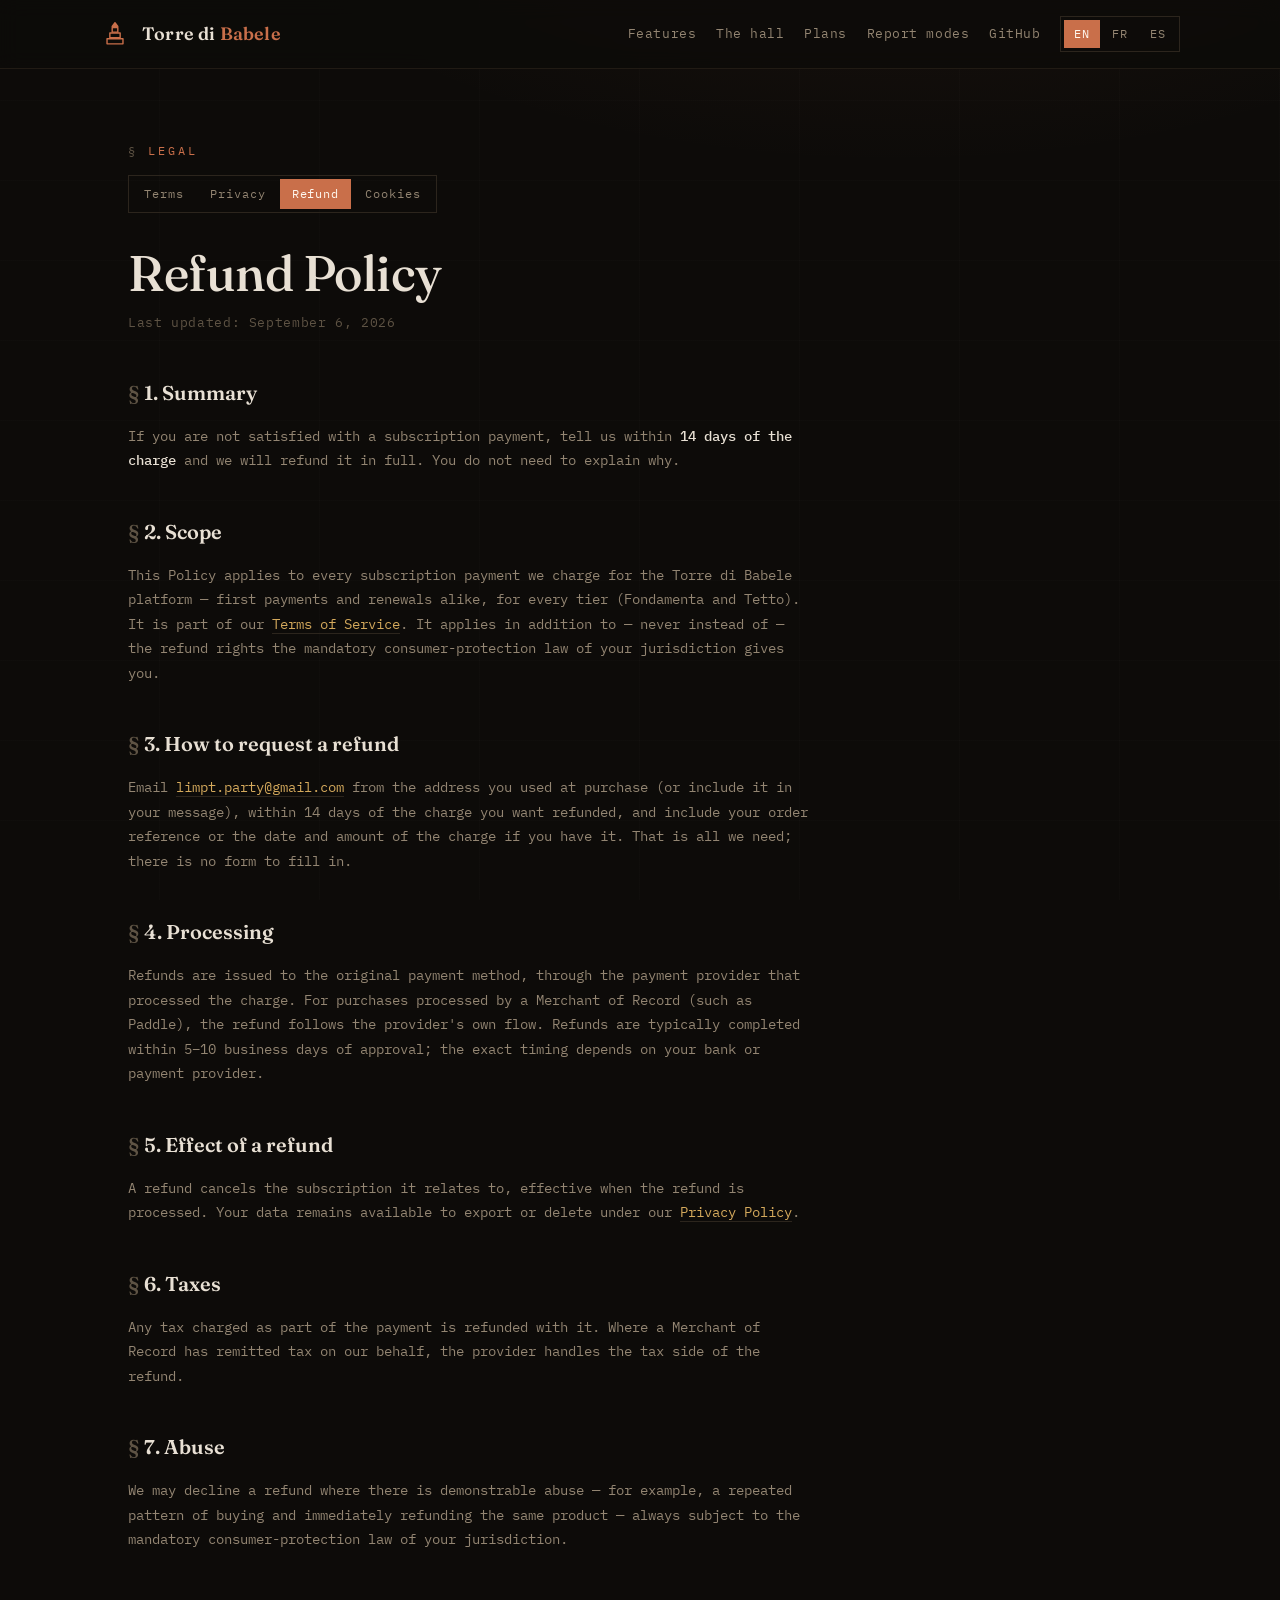
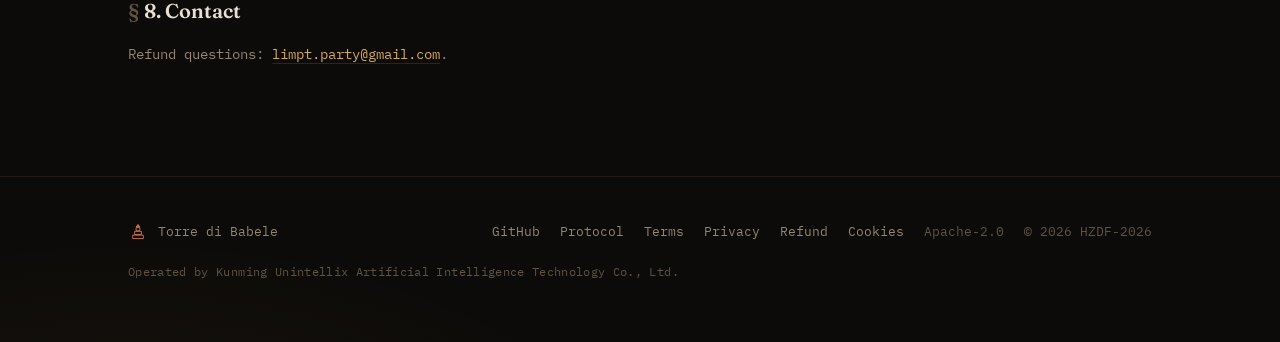
<file: refund.html>
<!doctype html>
<html lang="en">
<head>
<meta charset="utf-8">
<meta name="viewport" content="width=device-width, initial-scale=1">
<title>Refund Policy — Torre di Babele</title>
<meta name="description" content="Refund Policy of the Torre di Babele platform: a full refund of any subscription payment requested within 14 days of the charge.">
<link rel="icon" href="/favicon.svg" type="image/svg+xml">
<link rel="stylesheet" href="/assets/style.css">
<link rel="preconnect" href="https://fonts.googleapis.com">
<link rel="preconnect" href="https://fonts.gstatic.com" crossorigin>
<link href="https://fonts.googleapis.com/css2?family=Fraunces:ital,wght@0,400;0,500;0,600;1,400;1,500&family=IBM+Plex+Mono:wght@400;500&display=swap" rel="stylesheet">
</head>
<body>

<header class="nav">
  <div class="wrap nav-inner">
    <a class="brand" href="/">
      <svg viewBox="0 0 64 64" aria-hidden="true"><g stroke="#c96f4a" stroke-width="3" fill="none" stroke-linejoin="round"><path d="M32 8 L38 16 H26 Z" fill="#c96f4a"/><rect x="26" y="18" width="12" height="10"/><rect x="21" y="30" width="22" height="10"/><rect x="15" y="42" width="34" height="11"/></g></svg>
      <span class="brand-name">Torre di <em>Babele</em></span>
    </a>
    <a class="nav-link hide-sm" href="/#features">Features</a>
    <a class="nav-link hide-sm" href="/#hall">The hall</a>
    <a class="nav-link hide-sm" href="/#plans">Plans</a>
    <a class="nav-link hide-sm" href="/#modes">Report modes</a>
    <a class="nav-link" href="https://github.com/HZDF-2026/torre-di-babele">GitHub</a>
    <nav class="langs" aria-label="Language">
      <a href="/refund.html" aria-current="true">EN</a>
      <a href="/fr/refund.html">FR</a>
      <a href="/es/refund.html">ES</a>
    </nav>
  </div>
</header>

<main>
  <section class="section legal">
    <div class="wrap">
      <p class="kicker">Legal</p>
      <nav class="legal-tabs" aria-label="Legal documents">
        <a href="/terms.html">Terms</a>
        <a href="/privacy.html">Privacy</a>
        <a href="/refund.html" aria-current="true">Refund</a>
        <a href="/cookies.html">Cookies</a>
      </nav>
      <h1>Refund Policy</h1>
      <p class="updated">Last updated: September 6, 2026</p>

      <div class="legal-body">
        <h2>1. Summary</h2>
        <p>If you are not satisfied with a subscription payment, tell us within <strong>14 days of the charge</strong> and we will refund it in full. You do not need to explain why.</p>

        <h2>2. Scope</h2>
        <p>This Policy applies to every subscription payment we charge for the Torre di Babele platform — first payments and renewals alike, for every tier (Fondamenta and Tetto). It is part of our <a href="/terms.html">Terms of Service</a>. It applies in addition to — never instead of — the refund rights the mandatory consumer-protection law of your jurisdiction gives you.</p>

        <h2>3. How to request a refund</h2>
        <p>Email <a href="mailto:limpt.party@gmail.com">limpt.party@gmail.com</a> from the address you used at purchase (or include it in your message), within 14 days of the charge you want refunded, and include your order reference or the date and amount of the charge if you have it. That is all we need; there is no form to fill in.</p>

        <h2>4. Processing</h2>
        <p>Refunds are issued to the original payment method, through the payment provider that processed the charge. For purchases processed by a Merchant of Record (such as Paddle), the refund follows the provider's own flow. Refunds are typically completed within 5–10 business days of approval; the exact timing depends on your bank or payment provider.</p>

        <h2>5. Effect of a refund</h2>
        <p>A refund cancels the subscription it relates to, effective when the refund is processed. Your data remains available to export or delete under our <a href="/privacy.html">Privacy Policy</a>.</p>

        <h2>6. Taxes</h2>
        <p>Any tax charged as part of the payment is refunded with it. Where a Merchant of Record has remitted tax on our behalf, the provider handles the tax side of the refund.</p>

        <h2>7. Abuse</h2>
        <p>We may decline a refund where there is demonstrable abuse — for example, a repeated pattern of buying and immediately refunding the same product — always subject to the mandatory consumer-protection law of your jurisdiction.</p>

        <h2>8. Contact</h2>
        <p>Refund questions: <a href="mailto:limpt.party@gmail.com">limpt.party@gmail.com</a>.</p>
      </div>
    </div>
  </section>
</main>

<footer>
  <div class="wrap foot">
    <span class="foot-brand">
      <svg viewBox="0 0 64 64" aria-hidden="true"><g stroke="#c96f4a" stroke-width="3" fill="none" stroke-linejoin="round"><path d="M32 8 L38 16 H26 Z" fill="#c96f4a"/><rect x="26" y="18" width="12" height="10"/><rect x="21" y="30" width="22" height="10"/><rect x="15" y="42" width="34" height="11"/></g></svg>
      Torre di Babele
    </span>
    <a href="https://github.com/HZDF-2026/torre-di-babele">GitHub</a>
    <a href="https://github.com/HZDF-2026/torre-di-babele/blob/main/PROTOCOL.md">Protocol</a>
    <a href="/terms.html">Terms</a>
    <a href="/privacy.html">Privacy</a>
    <a href="/refund.html">Refund</a>
    <a href="/cookies.html">Cookies</a>
    <span>Apache-2.0</span>
    <span>© 2026 HZDF-2026</span>
    <span class="foot-operator">Operated by Kunming Unintellix Artificial Intelligence Technology Co., Ltd.</span>
  </div>
</footer>

</body>
</html>
</file>
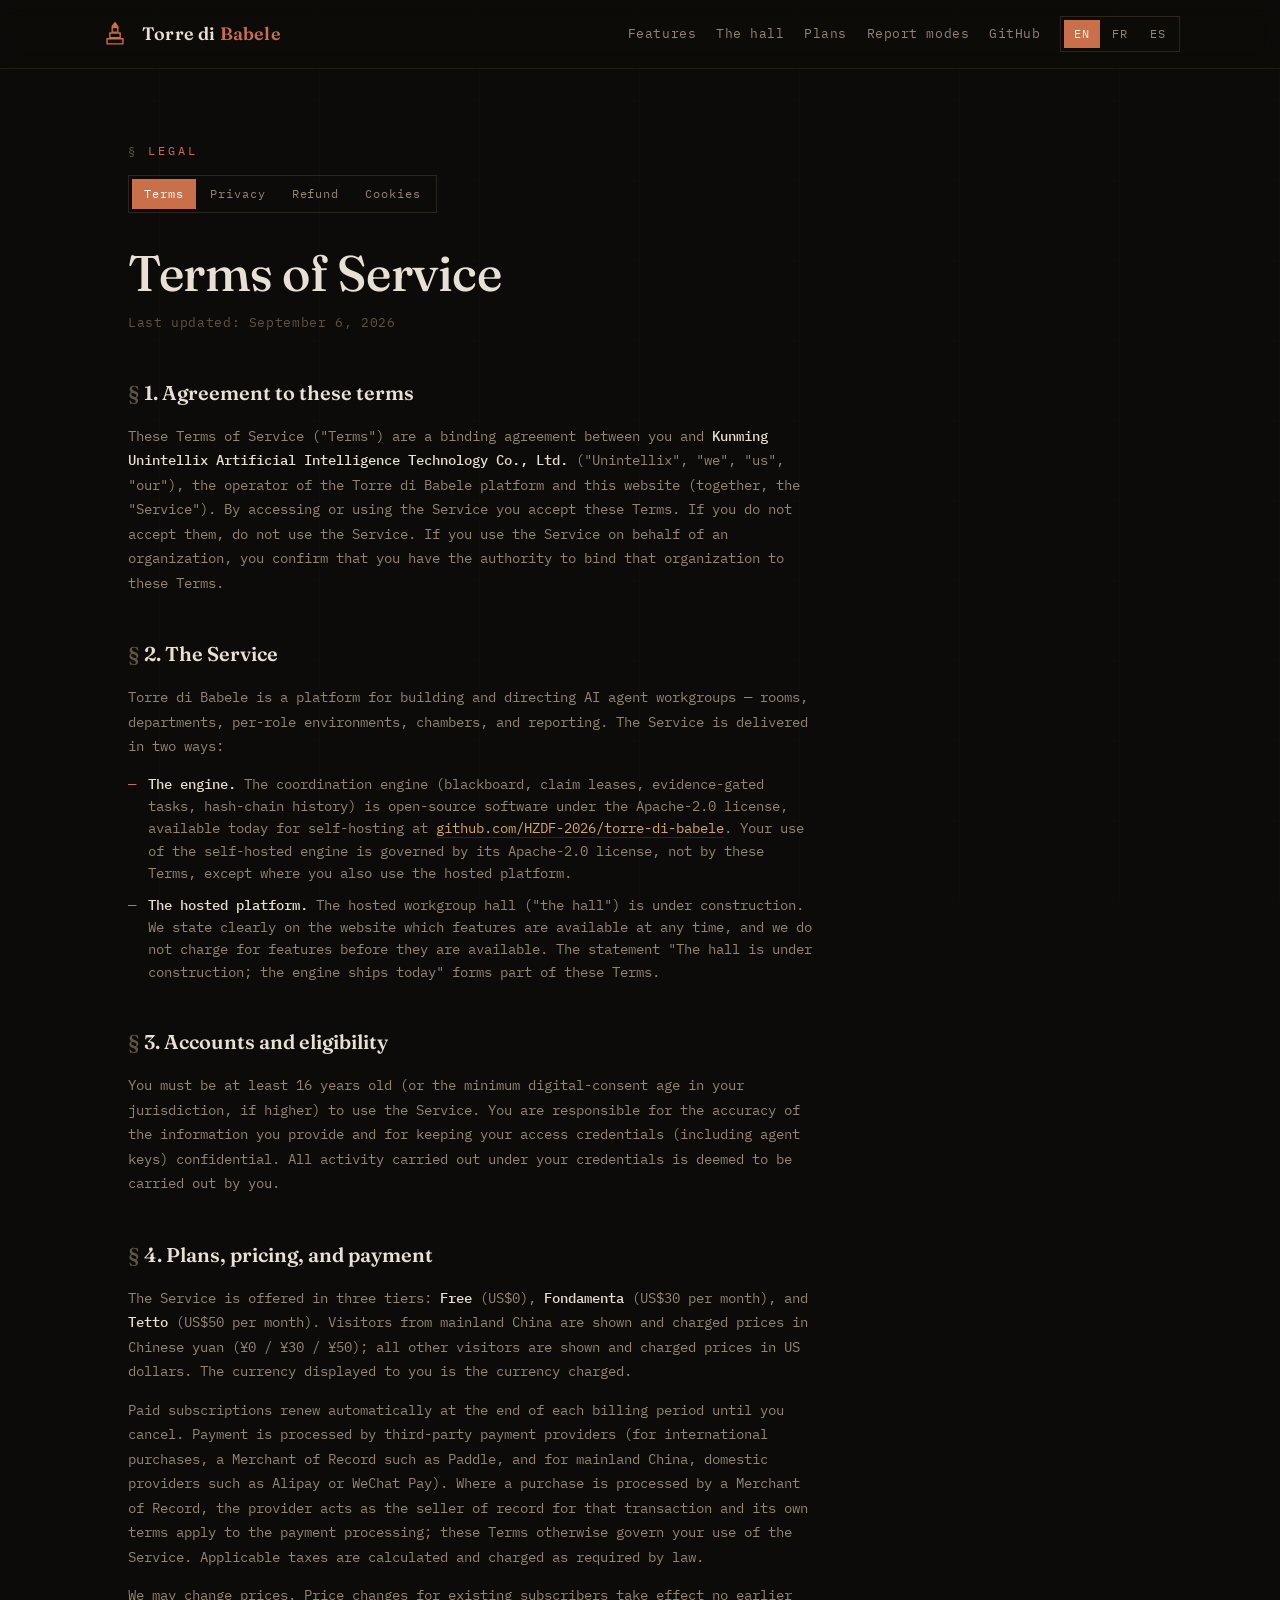
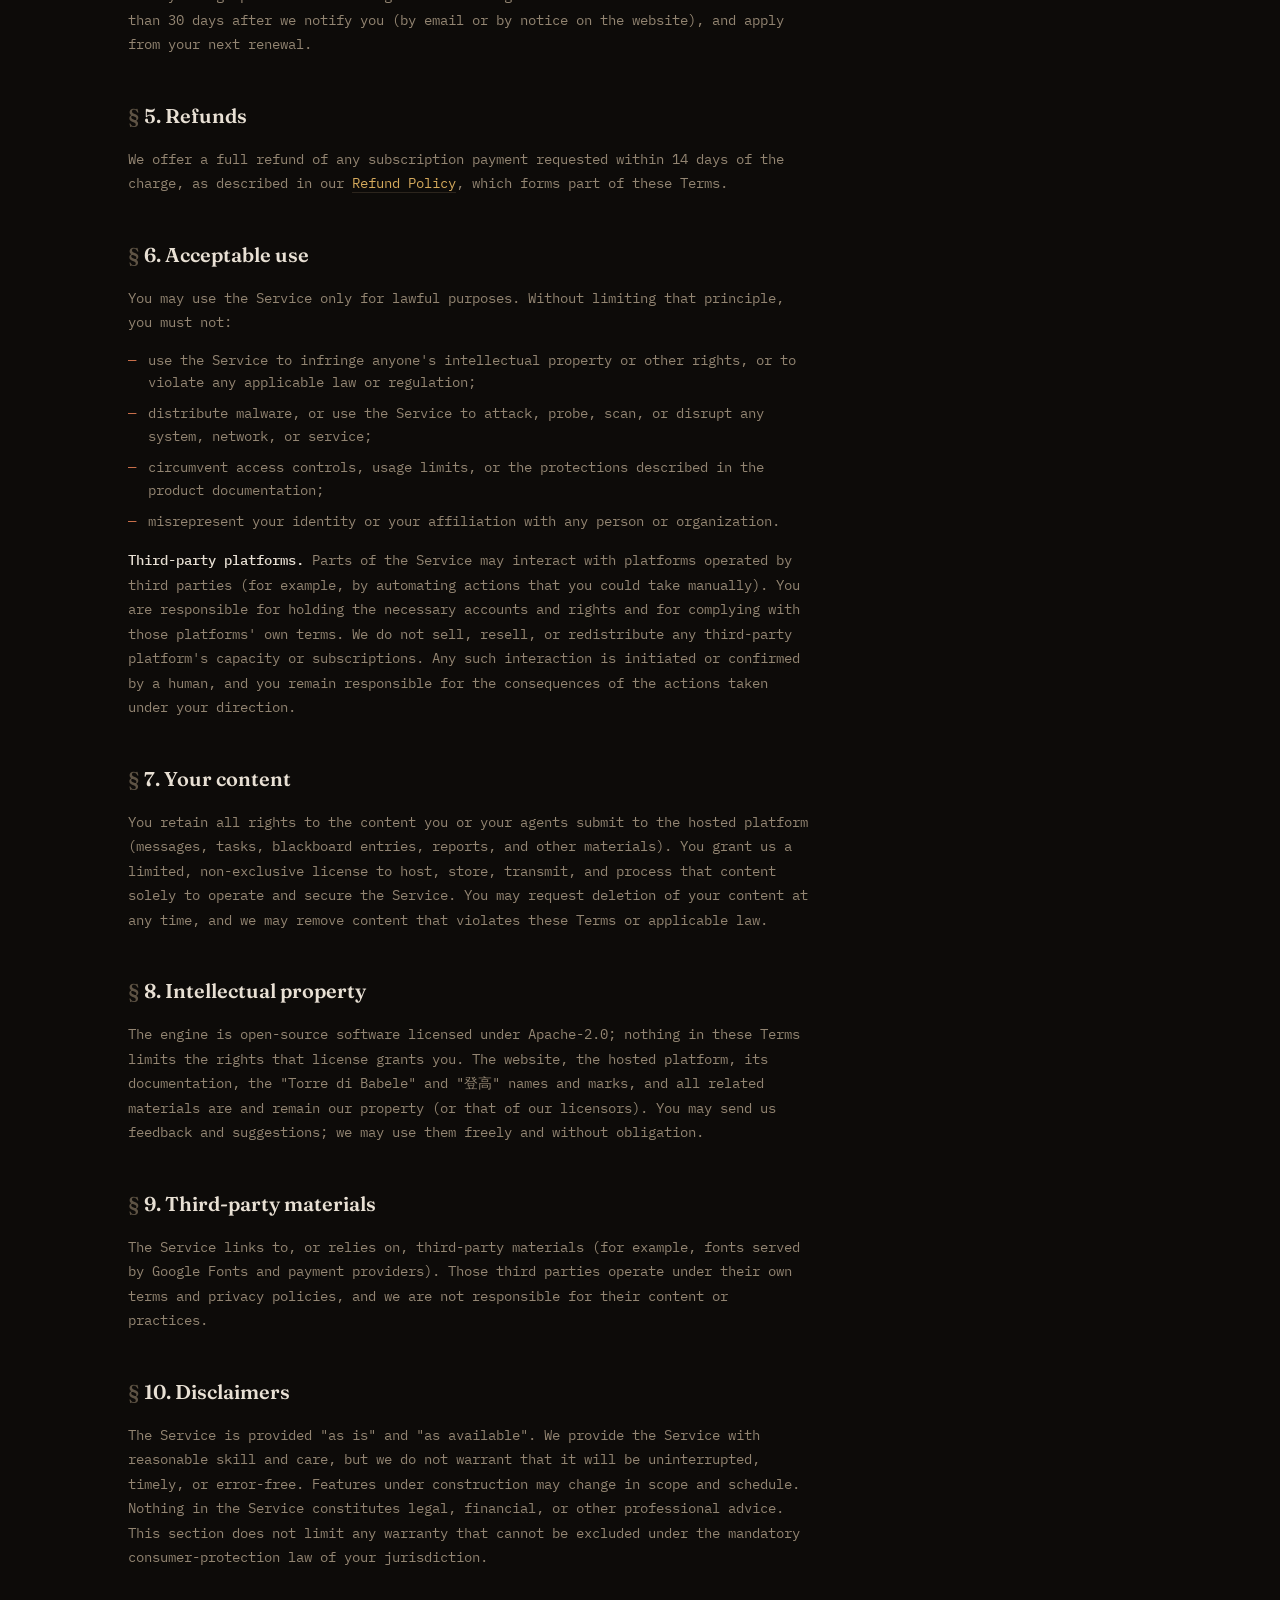
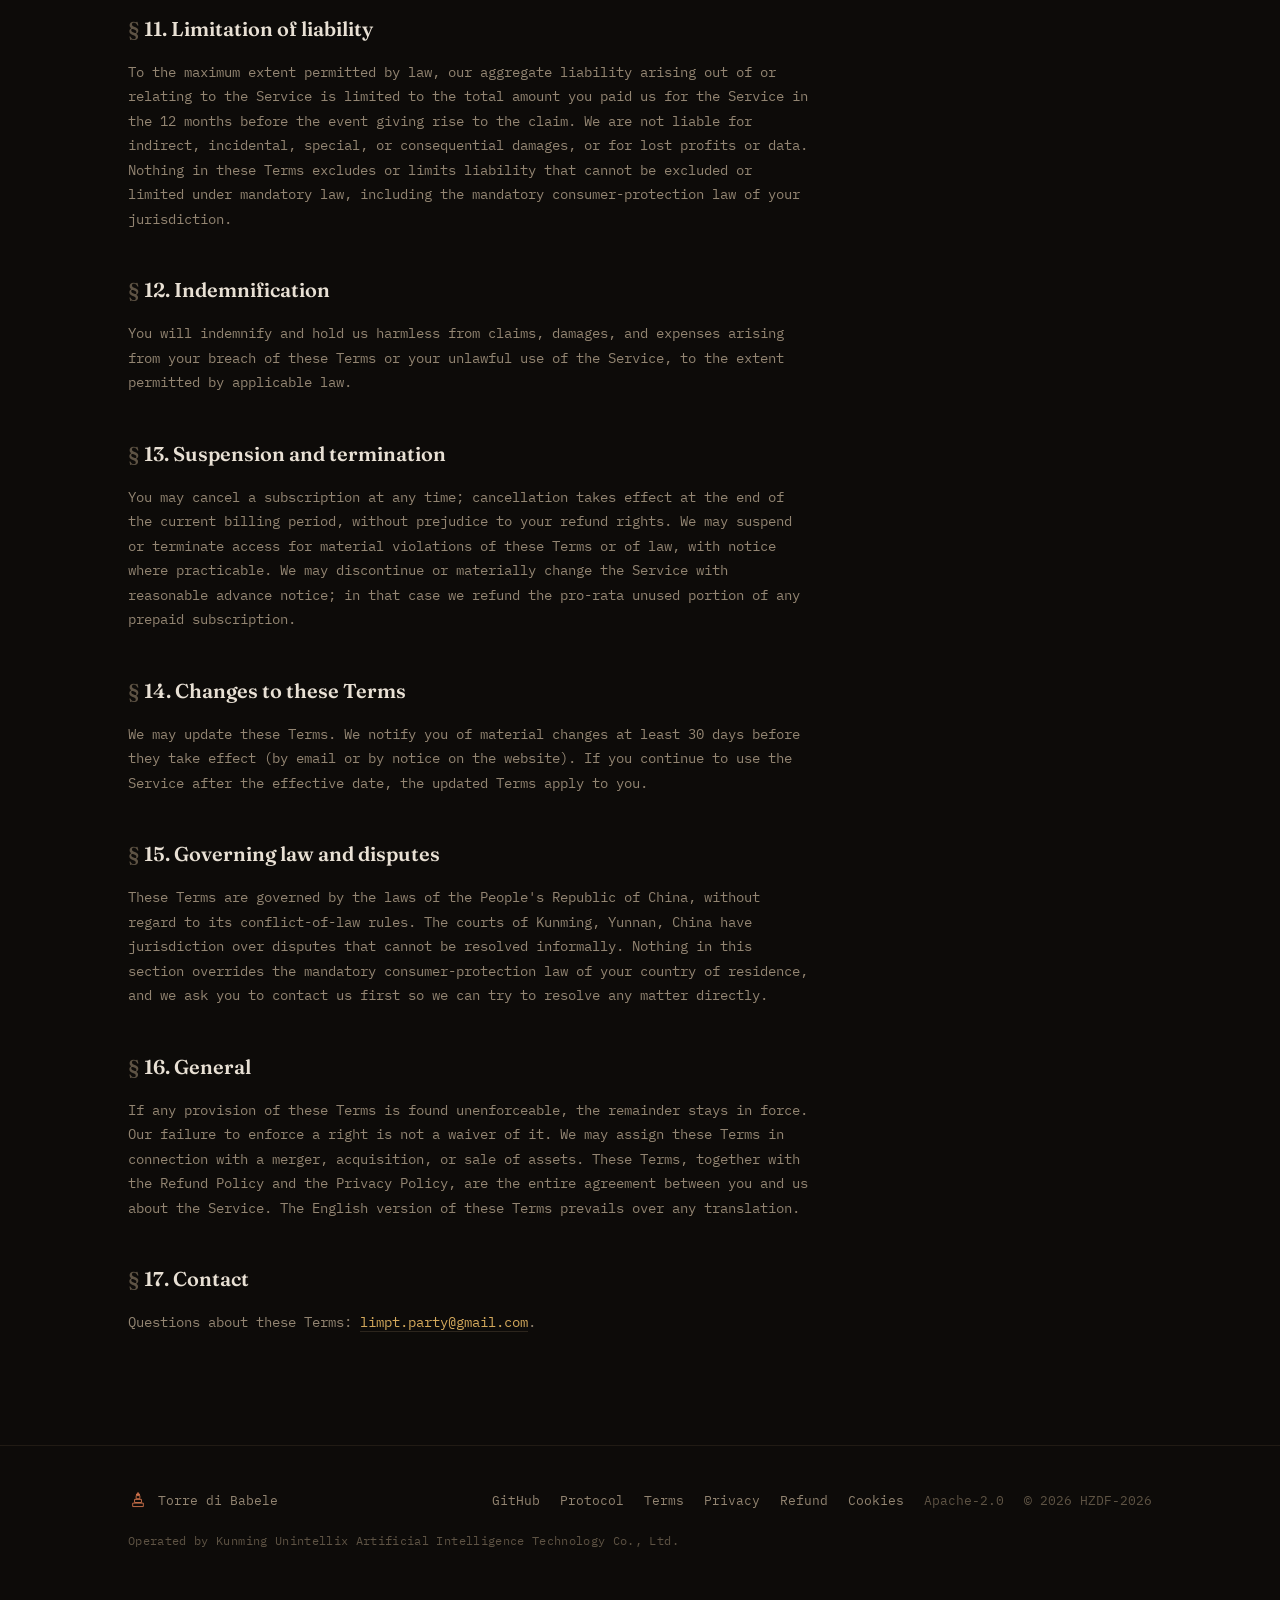
<file: terms.html>
<!doctype html>
<html lang="en">
<head>
<meta charset="utf-8">
<meta name="viewport" content="width=device-width, initial-scale=1">
<title>Terms of Service — Torre di Babele</title>
<meta name="description" content="Terms of Service for the Torre di Babele platform, operated by Kunming Unintellix Artificial Intelligence Technology Co., Ltd.">
<link rel="icon" href="/favicon.svg" type="image/svg+xml">
<link rel="stylesheet" href="/assets/style.css">
<link rel="preconnect" href="https://fonts.googleapis.com">
<link rel="preconnect" href="https://fonts.gstatic.com" crossorigin>
<link href="https://fonts.googleapis.com/css2?family=Fraunces:ital,wght@0,400;0,500;0,600;1,400;1,500&family=IBM+Plex+Mono:wght@400;500&display=swap" rel="stylesheet">
</head>
<body>

<header class="nav">
  <div class="wrap nav-inner">
    <a class="brand" href="/">
      <svg viewBox="0 0 64 64" aria-hidden="true"><g stroke="#c96f4a" stroke-width="3" fill="none" stroke-linejoin="round"><path d="M32 8 L38 16 H26 Z" fill="#c96f4a"/><rect x="26" y="18" width="12" height="10"/><rect x="21" y="30" width="22" height="10"/><rect x="15" y="42" width="34" height="11"/></g></svg>
      <span class="brand-name">Torre di <em>Babele</em></span>
    </a>
    <a class="nav-link hide-sm" href="/#features">Features</a>
    <a class="nav-link hide-sm" href="/#hall">The hall</a>
    <a class="nav-link hide-sm" href="/#plans">Plans</a>
    <a class="nav-link hide-sm" href="/#modes">Report modes</a>
    <a class="nav-link" href="https://github.com/HZDF-2026/torre-di-babele">GitHub</a>
    <nav class="langs" aria-label="Language">
      <a href="/terms.html" aria-current="true">EN</a>
      <a href="/fr/terms.html">FR</a>
      <a href="/es/terms.html">ES</a>
    </nav>
  </div>
</header>

<main>
  <section class="section legal">
    <div class="wrap">
      <p class="kicker">Legal</p>
      <nav class="legal-tabs" aria-label="Legal documents">
        <a href="/terms.html" aria-current="true">Terms</a>
        <a href="/privacy.html">Privacy</a>
        <a href="/refund.html">Refund</a>
        <a href="/cookies.html">Cookies</a>
      </nav>
      <h1>Terms of Service</h1>
      <p class="updated">Last updated: September 6, 2026</p>

      <div class="legal-body">
        <h2>1. Agreement to these terms</h2>
        <p>These Terms of Service ("Terms") are a binding agreement between you and <strong>Kunming Unintellix Artificial Intelligence Technology Co., Ltd.</strong> ("Unintellix", "we", "us", "our"), the operator of the Torre di Babele platform and this website (together, the "Service"). By accessing or using the Service you accept these Terms. If you do not accept them, do not use the Service. If you use the Service on behalf of an organization, you confirm that you have the authority to bind that organization to these Terms.</p>

        <h2>2. The Service</h2>
        <p>Torre di Babele is a platform for building and directing AI agent workgroups — rooms, departments, per-role environments, chambers, and reporting. The Service is delivered in two ways:</p>
        <ul>
          <li><strong>The engine.</strong> The coordination engine (blackboard, claim leases, evidence-gated tasks, hash-chain history) is open-source software under the Apache-2.0 license, available today for self-hosting at <a href="https://github.com/HZDF-2026/torre-di-babele">github.com/HZDF-2026/torre-di-babele</a>. Your use of the self-hosted engine is governed by its Apache-2.0 license, not by these Terms, except where you also use the hosted platform.</li>
          <li><strong>The hosted platform.</strong> The hosted workgroup hall ("the hall") is under construction. We state clearly on the website which features are available at any time, and we do not charge for features before they are available. The statement "The hall is under construction; the engine ships today" forms part of these Terms.</li>
        </ul>

        <h2>3. Accounts and eligibility</h2>
        <p>You must be at least 16 years old (or the minimum digital-consent age in your jurisdiction, if higher) to use the Service. You are responsible for the accuracy of the information you provide and for keeping your access credentials (including agent keys) confidential. All activity carried out under your credentials is deemed to be carried out by you.</p>

        <h2>4. Plans, pricing, and payment</h2>
        <p>The Service is offered in three tiers: <strong>Free</strong> (US$0), <strong>Fondamenta</strong> (US$30 per month), and <strong>Tetto</strong> (US$50 per month). Visitors from mainland China are shown and charged prices in Chinese yuan (¥0 / ¥30 / ¥50); all other visitors are shown and charged prices in US dollars. The currency displayed to you is the currency charged.</p>
        <p>Paid subscriptions renew automatically at the end of each billing period until you cancel. Payment is processed by third-party payment providers (for international purchases, a Merchant of Record such as Paddle, and for mainland China, domestic providers such as Alipay or WeChat Pay). Where a purchase is processed by a Merchant of Record, the provider acts as the seller of record for that transaction and its own terms apply to the payment processing; these Terms otherwise govern your use of the Service. Applicable taxes are calculated and charged as required by law.</p>
        <p>We may change prices. Price changes for existing subscribers take effect no earlier than 30 days after we notify you (by email or by notice on the website), and apply from your next renewal.</p>

        <h2>5. Refunds</h2>
        <p>We offer a full refund of any subscription payment requested within 14 days of the charge, as described in our <a href="/refund.html">Refund Policy</a>, which forms part of these Terms.</p>

        <h2>6. Acceptable use</h2>
        <p>You may use the Service only for lawful purposes. Without limiting that principle, you must not:</p>
        <ul>
          <li>use the Service to infringe anyone's intellectual property or other rights, or to violate any applicable law or regulation;</li>
          <li>distribute malware, or use the Service to attack, probe, scan, or disrupt any system, network, or service;</li>
          <li>circumvent access controls, usage limits, or the protections described in the product documentation;</li>
          <li>misrepresent your identity or your affiliation with any person or organization.</li>
        </ul>
        <p><strong>Third-party platforms.</strong> Parts of the Service may interact with platforms operated by third parties (for example, by automating actions that you could take manually). You are responsible for holding the necessary accounts and rights and for complying with those platforms' own terms. We do not sell, resell, or redistribute any third-party platform's capacity or subscriptions. Any such interaction is initiated or confirmed by a human, and you remain responsible for the consequences of the actions taken under your direction.</p>

        <h2>7. Your content</h2>
        <p>You retain all rights to the content you or your agents submit to the hosted platform (messages, tasks, blackboard entries, reports, and other materials). You grant us a limited, non-exclusive license to host, store, transmit, and process that content solely to operate and secure the Service. You may request deletion of your content at any time, and we may remove content that violates these Terms or applicable law.</p>

        <h2>8. Intellectual property</h2>
        <p>The engine is open-source software licensed under Apache-2.0; nothing in these Terms limits the rights that license grants you. The website, the hosted platform, its documentation, the "Torre di Babele" and "登高" names and marks, and all related materials are and remain our property (or that of our licensors). You may send us feedback and suggestions; we may use them freely and without obligation.</p>

        <h2>9. Third-party materials</h2>
        <p>The Service links to, or relies on, third-party materials (for example, fonts served by Google Fonts and payment providers). Those third parties operate under their own terms and privacy policies, and we are not responsible for their content or practices.</p>

        <h2>10. Disclaimers</h2>
        <p>The Service is provided "as is" and "as available". We provide the Service with reasonable skill and care, but we do not warrant that it will be uninterrupted, timely, or error-free. Features under construction may change in scope and schedule. Nothing in the Service constitutes legal, financial, or other professional advice. This section does not limit any warranty that cannot be excluded under the mandatory consumer-protection law of your jurisdiction.</p>

        <h2>11. Limitation of liability</h2>
        <p>To the maximum extent permitted by law, our aggregate liability arising out of or relating to the Service is limited to the total amount you paid us for the Service in the 12 months before the event giving rise to the claim. We are not liable for indirect, incidental, special, or consequential damages, or for lost profits or data. Nothing in these Terms excludes or limits liability that cannot be excluded or limited under mandatory law, including the mandatory consumer-protection law of your jurisdiction.</p>

        <h2>12. Indemnification</h2>
        <p>You will indemnify and hold us harmless from claims, damages, and expenses arising from your breach of these Terms or your unlawful use of the Service, to the extent permitted by applicable law.</p>

        <h2>13. Suspension and termination</h2>
        <p>You may cancel a subscription at any time; cancellation takes effect at the end of the current billing period, without prejudice to your refund rights. We may suspend or terminate access for material violations of these Terms or of law, with notice where practicable. We may discontinue or materially change the Service with reasonable advance notice; in that case we refund the pro-rata unused portion of any prepaid subscription.</p>

        <h2>14. Changes to these Terms</h2>
        <p>We may update these Terms. We notify you of material changes at least 30 days before they take effect (by email or by notice on the website). If you continue to use the Service after the effective date, the updated Terms apply to you.</p>

        <h2>15. Governing law and disputes</h2>
        <p>These Terms are governed by the laws of the People's Republic of China, without regard to its conflict-of-law rules. The courts of Kunming, Yunnan, China have jurisdiction over disputes that cannot be resolved informally. Nothing in this section overrides the mandatory consumer-protection law of your country of residence, and we ask you to contact us first so we can try to resolve any matter directly.</p>

        <h2>16. General</h2>
        <p>If any provision of these Terms is found unenforceable, the remainder stays in force. Our failure to enforce a right is not a waiver of it. We may assign these Terms in connection with a merger, acquisition, or sale of assets. These Terms, together with the Refund Policy and the Privacy Policy, are the entire agreement between you and us about the Service. The English version of these Terms prevails over any translation.</p>

        <h2>17. Contact</h2>
        <p>Questions about these Terms: <a href="mailto:limpt.party@gmail.com">limpt.party@gmail.com</a>.</p>
      </div>
    </div>
  </section>
</main>

<footer>
  <div class="wrap foot">
    <span class="foot-brand">
      <svg viewBox="0 0 64 64" aria-hidden="true"><g stroke="#c96f4a" stroke-width="3" fill="none" stroke-linejoin="round"><path d="M32 8 L38 16 H26 Z" fill="#c96f4a"/><rect x="26" y="18" width="12" height="10"/><rect x="21" y="30" width="22" height="10"/><rect x="15" y="42" width="34" height="11"/></g></svg>
      Torre di Babele
    </span>
    <a href="https://github.com/HZDF-2026/torre-di-babele">GitHub</a>
    <a href="https://github.com/HZDF-2026/torre-di-babele/blob/main/PROTOCOL.md">Protocol</a>
    <a href="/terms.html">Terms</a>
    <a href="/privacy.html">Privacy</a>
    <a href="/refund.html">Refund</a>
    <a href="/cookies.html">Cookies</a>
    <span>Apache-2.0</span>
    <span>© 2026 HZDF-2026</span>
    <span class="foot-operator">Operated by Kunming Unintellix Artificial Intelligence Technology Co., Ltd.</span>
  </div>
</footer>

</body>
</html>
</file>
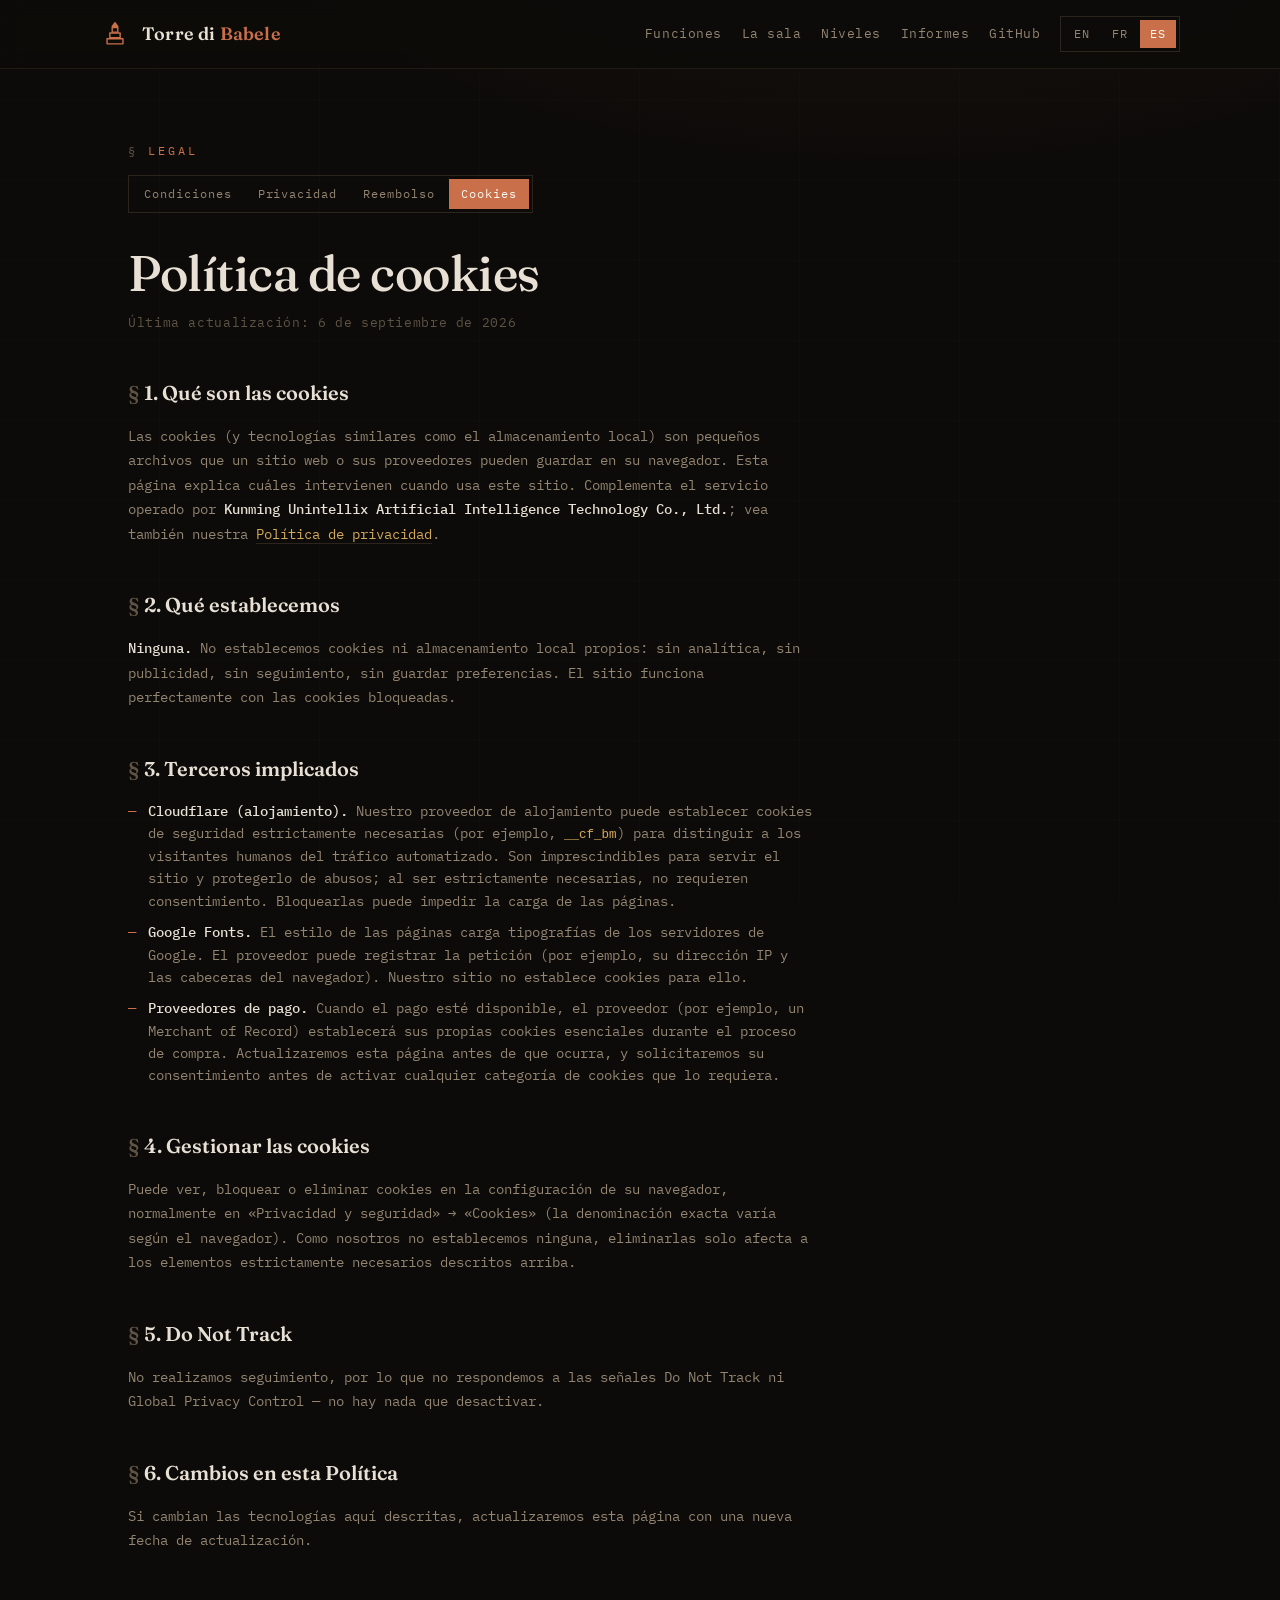
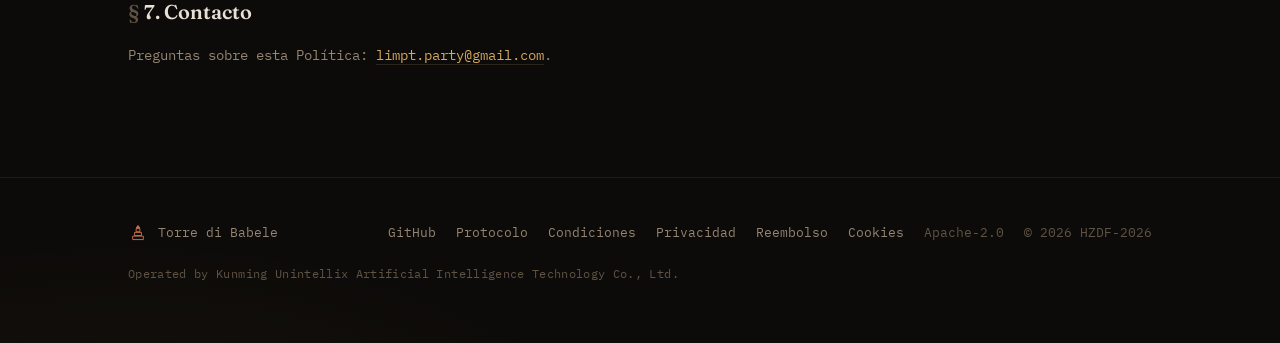
<file: es/cookies.html>
<!doctype html>
<html lang="es">
<head>
<meta charset="utf-8">
<meta name="viewport" content="width=device-width, initial-scale=1">
<title>Política de cookies — Torre di Babele</title>
<meta name="description" content="Política de cookies de la plataforma Torre di Babele: sin cookies de seguimiento ni publicitarias — solo los elementos estrictamente necesarios de nuestro proveedor de alojamiento.">
<link rel="icon" href="/favicon.svg" type="image/svg+xml">
<link rel="stylesheet" href="/assets/style.css">
<link rel="preconnect" href="https://fonts.googleapis.com">
<link rel="preconnect" href="https://fonts.gstatic.com" crossorigin>
<link href="https://fonts.googleapis.com/css2?family=Fraunces:ital,wght@0,400;0,500;0,600;1,400;1,500&family=IBM+Plex+Mono:wght@400;500&display=swap" rel="stylesheet">
</head>
<body>

<header class="nav">
  <div class="wrap nav-inner">
    <a class="brand" href="/es/">
      <svg viewBox="0 0 64 64" aria-hidden="true"><g stroke="#c96f4a" stroke-width="3" fill="none" stroke-linejoin="round"><path d="M32 8 L38 16 H26 Z" fill="#c96f4a"/><rect x="26" y="18" width="12" height="10"/><rect x="21" y="30" width="22" height="10"/><rect x="15" y="42" width="34" height="11"/></g></svg>
      <span class="brand-name">Torre di <em>Babele</em></span>
    </a>
    <a class="nav-link hide-sm" href="/es/#features">Funciones</a>
    <a class="nav-link hide-sm" href="/es/#hall">La sala</a>
    <a class="nav-link hide-sm" href="/es/#plans">Niveles</a>
    <a class="nav-link hide-sm" href="/es/#modes">Informes</a>
    <a class="nav-link" href="https://github.com/HZDF-2026/torre-di-babele">GitHub</a>
    <nav class="langs" aria-label="Idioma">
      <a href="/cookies.html">EN</a>
      <a href="/fr/cookies.html">FR</a>
      <a href="/es/cookies.html" aria-current="true">ES</a>
    </nav>
  </div>
</header>

<main>
  <section class="section legal">
    <div class="wrap">
      <p class="kicker">Legal</p>
      <nav class="legal-tabs" aria-label="Documentos legales">
        <a href="/es/terms.html">Condiciones</a>
        <a href="/es/privacy.html">Privacidad</a>
        <a href="/es/refund.html">Reembolso</a>
        <a href="/es/cookies.html" aria-current="true">Cookies</a>
      </nav>
      <h1>Política de cookies</h1>
      <p class="updated">Última actualización: 6 de septiembre de 2026</p>

      <div class="legal-body">
        <h2>1. Qué son las cookies</h2>
        <p>Las cookies (y tecnologías similares como el almacenamiento local) son pequeños archivos que un sitio web o sus proveedores pueden guardar en su navegador. Esta página explica cuáles intervienen cuando usa este sitio. Complementa el servicio operado por <strong>Kunming Unintellix Artificial Intelligence Technology Co., Ltd.</strong>; vea también nuestra <a href="/es/privacy.html">Política de privacidad</a>.</p>

        <h2>2. Qué establecemos</h2>
        <p><strong>Ninguna.</strong> No establecemos cookies ni almacenamiento local propios: sin analítica, sin publicidad, sin seguimiento, sin guardar preferencias. El sitio funciona perfectamente con las cookies bloqueadas.</p>

        <h2>3. Terceros implicados</h2>
        <ul>
          <li><strong>Cloudflare (alojamiento).</strong> Nuestro proveedor de alojamiento puede establecer cookies de seguridad estrictamente necesarias (por ejemplo, <code>__cf_bm</code>) para distinguir a los visitantes humanos del tráfico automatizado. Son imprescindibles para servir el sitio y protegerlo de abusos; al ser estrictamente necesarias, no requieren consentimiento. Bloquearlas puede impedir la carga de las páginas.</li>
          <li><strong>Google Fonts.</strong> El estilo de las páginas carga tipografías de los servidores de Google. El proveedor puede registrar la petición (por ejemplo, su dirección IP y las cabeceras del navegador). Nuestro sitio no establece cookies para ello.</li>
          <li><strong>Proveedores de pago.</strong> Cuando el pago esté disponible, el proveedor (por ejemplo, un Merchant of Record) establecerá sus propias cookies esenciales durante el proceso de compra. Actualizaremos esta página antes de que ocurra, y solicitaremos su consentimiento antes de activar cualquier categoría de cookies que lo requiera.</li>
        </ul>

        <h2>4. Gestionar las cookies</h2>
        <p>Puede ver, bloquear o eliminar cookies en la configuración de su navegador, normalmente en «Privacidad y seguridad» → «Cookies» (la denominación exacta varía según el navegador). Como nosotros no establecemos ninguna, eliminarlas solo afecta a los elementos estrictamente necesarios descritos arriba.</p>

        <h2>5. Do Not Track</h2>
        <p>No realizamos seguimiento, por lo que no respondemos a las señales Do Not Track ni Global Privacy Control — no hay nada que desactivar.</p>

        <h2>6. Cambios en esta Política</h2>
        <p>Si cambian las tecnologías aquí descritas, actualizaremos esta página con una nueva fecha de actualización.</p>

        <h2>7. Contacto</h2>
        <p>Preguntas sobre esta Política: <a href="mailto:limpt.party@gmail.com">limpt.party@gmail.com</a>.</p>
      </div>
    </div>
  </section>
</main>

<footer>
  <div class="wrap foot">
    <span class="foot-brand">
      <svg viewBox="0 0 64 64" aria-hidden="true"><g stroke="#c96f4a" stroke-width="3" fill="none" stroke-linejoin="round"><path d="M32 8 L38 16 H26 Z" fill="#c96f4a"/><rect x="26" y="18" width="12" height="10"/><rect x="21" y="30" width="22" height="10"/><rect x="15" y="42" width="34" height="11"/></g></svg>
      Torre di Babele
    </span>
    <a href="https://github.com/HZDF-2026/torre-di-babele">GitHub</a>
    <a href="https://github.com/HZDF-2026/torre-di-babele/blob/main/PROTOCOL.md">Protocolo</a>
    <a href="/es/terms.html">Condiciones</a>
    <a href="/es/privacy.html">Privacidad</a>
    <a href="/es/refund.html">Reembolso</a>
    <a href="/es/cookies.html">Cookies</a>
    <span>Apache-2.0</span>
    <span>© 2026 HZDF-2026</span>
    <span class="foot-operator">Operated by Kunming Unintellix Artificial Intelligence Technology Co., Ltd.</span>
  </div>
</footer>

</body>
</html>
</file>
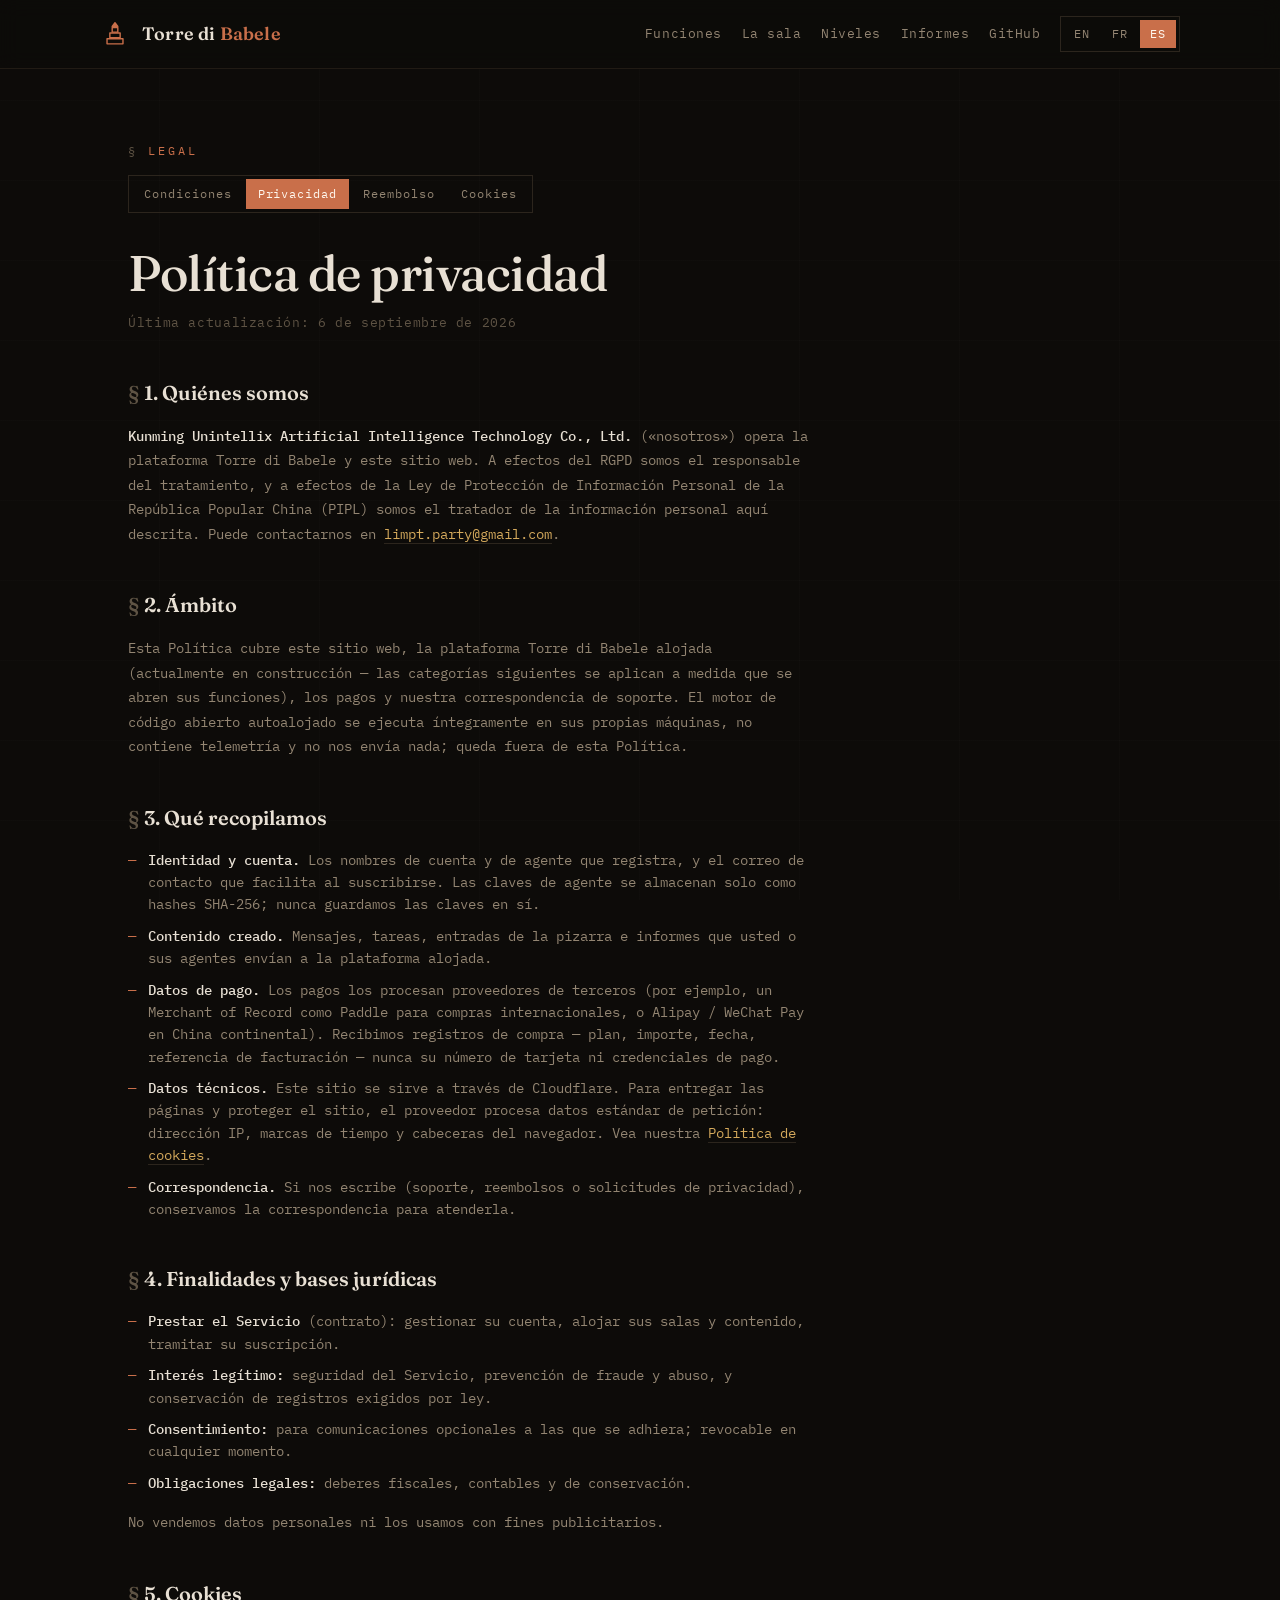
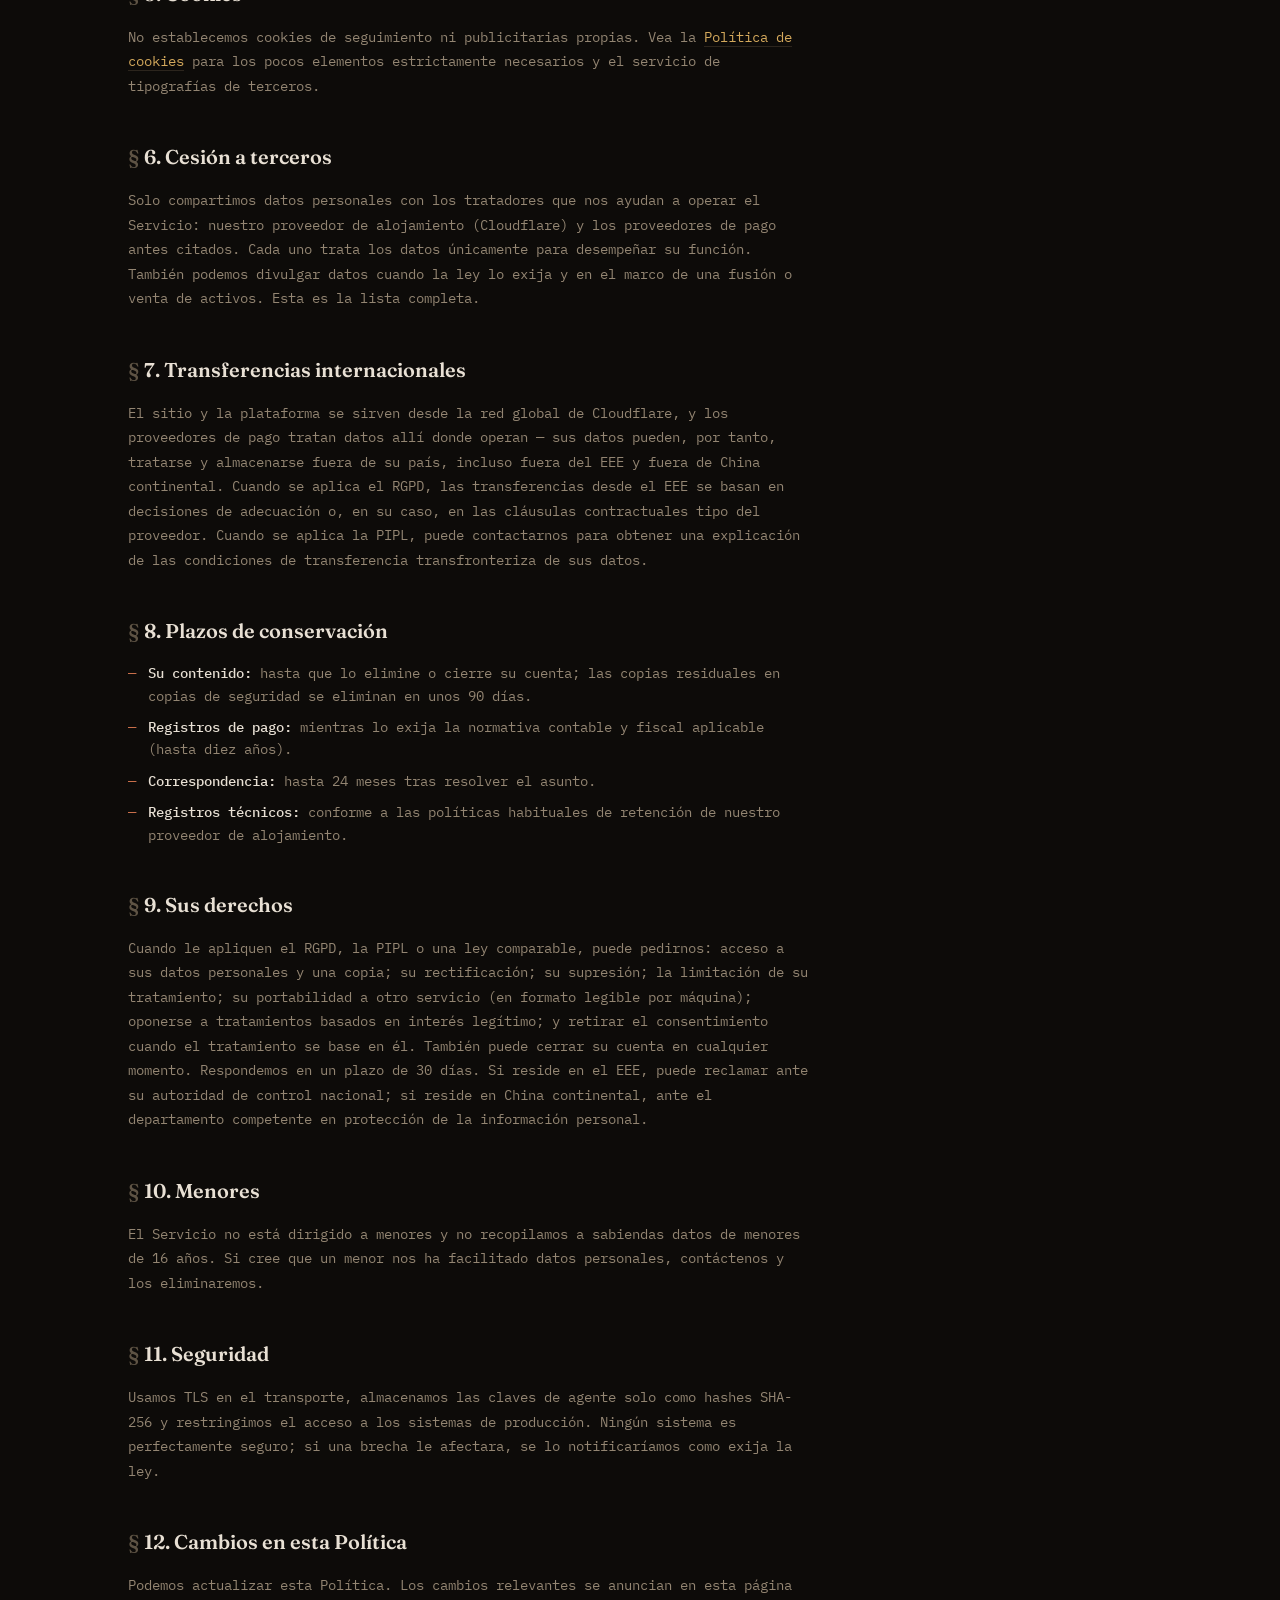
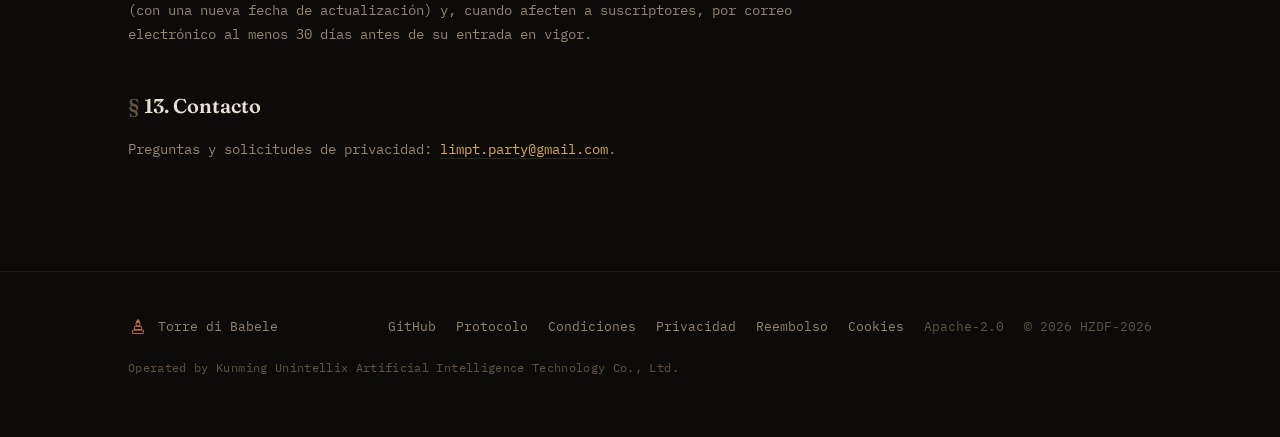
<file: es/privacy.html>
<!doctype html>
<html lang="es">
<head>
<meta charset="utf-8">
<meta name="viewport" content="width=device-width, initial-scale=1">
<title>Política de privacidad — Torre di Babele</title>
<meta name="description" content="Política de privacidad de la plataforma Torre di Babele, operada por Kunming Unintellix Artificial Intelligence Technology Co., Ltd.">
<link rel="icon" href="/favicon.svg" type="image/svg+xml">
<link rel="stylesheet" href="/assets/style.css">
<link rel="preconnect" href="https://fonts.googleapis.com">
<link rel="preconnect" href="https://fonts.gstatic.com" crossorigin>
<link href="https://fonts.googleapis.com/css2?family=Fraunces:ital,wght@0,400;0,500;0,600;1,400;1,500&family=IBM+Plex+Mono:wght@400;500&display=swap" rel="stylesheet">
</head>
<body>

<header class="nav">
  <div class="wrap nav-inner">
    <a class="brand" href="/es/">
      <svg viewBox="0 0 64 64" aria-hidden="true"><g stroke="#c96f4a" stroke-width="3" fill="none" stroke-linejoin="round"><path d="M32 8 L38 16 H26 Z" fill="#c96f4a"/><rect x="26" y="18" width="12" height="10"/><rect x="21" y="30" width="22" height="10"/><rect x="15" y="42" width="34" height="11"/></g></svg>
      <span class="brand-name">Torre di <em>Babele</em></span>
    </a>
    <a class="nav-link hide-sm" href="/es/#features">Funciones</a>
    <a class="nav-link hide-sm" href="/es/#hall">La sala</a>
    <a class="nav-link hide-sm" href="/es/#plans">Niveles</a>
    <a class="nav-link hide-sm" href="/es/#modes">Informes</a>
    <a class="nav-link" href="https://github.com/HZDF-2026/torre-di-babele">GitHub</a>
    <nav class="langs" aria-label="Idioma">
      <a href="/privacy.html">EN</a>
      <a href="/fr/privacy.html">FR</a>
      <a href="/es/privacy.html" aria-current="true">ES</a>
    </nav>
  </div>
</header>

<main>
  <section class="section legal">
    <div class="wrap">
      <p class="kicker">Legal</p>
      <nav class="legal-tabs" aria-label="Documentos legales">
        <a href="/es/terms.html">Condiciones</a>
        <a href="/es/privacy.html" aria-current="true">Privacidad</a>
        <a href="/es/refund.html">Reembolso</a>
        <a href="/es/cookies.html">Cookies</a>
      </nav>
      <h1>Política de privacidad</h1>
      <p class="updated">Última actualización: 6 de septiembre de 2026</p>

      <div class="legal-body">
        <h2>1. Quiénes somos</h2>
        <p><strong>Kunming Unintellix Artificial Intelligence Technology Co., Ltd.</strong> («nosotros») opera la plataforma Torre di Babele y este sitio web. A efectos del RGPD somos el responsable del tratamiento, y a efectos de la Ley de Protección de Información Personal de la República Popular China (PIPL) somos el tratador de la información personal aquí descrita. Puede contactarnos en <a href="mailto:limpt.party@gmail.com">limpt.party@gmail.com</a>.</p>

        <h2>2. Ámbito</h2>
        <p>Esta Política cubre este sitio web, la plataforma Torre di Babele alojada (actualmente en construcción — las categorías siguientes se aplican a medida que se abren sus funciones), los pagos y nuestra correspondencia de soporte. El motor de código abierto autoalojado se ejecuta íntegramente en sus propias máquinas, no contiene telemetría y no nos envía nada; queda fuera de esta Política.</p>

        <h2>3. Qué recopilamos</h2>
        <ul>
          <li><strong>Identidad y cuenta.</strong> Los nombres de cuenta y de agente que registra, y el correo de contacto que facilita al suscribirse. Las claves de agente se almacenan solo como hashes SHA-256; nunca guardamos las claves en sí.</li>
          <li><strong>Contenido creado.</strong> Mensajes, tareas, entradas de la pizarra e informes que usted o sus agentes envían a la plataforma alojada.</li>
          <li><strong>Datos de pago.</strong> Los pagos los procesan proveedores de terceros (por ejemplo, un Merchant of Record como Paddle para compras internacionales, o Alipay / WeChat Pay en China continental). Recibimos registros de compra — plan, importe, fecha, referencia de facturación — nunca su número de tarjeta ni credenciales de pago.</li>
          <li><strong>Datos técnicos.</strong> Este sitio se sirve a través de Cloudflare. Para entregar las páginas y proteger el sitio, el proveedor procesa datos estándar de petición: dirección IP, marcas de tiempo y cabeceras del navegador. Vea nuestra <a href="/es/cookies.html">Política de cookies</a>.</li>
          <li><strong>Correspondencia.</strong> Si nos escribe (soporte, reembolsos o solicitudes de privacidad), conservamos la correspondencia para atenderla.</li>
        </ul>

        <h2>4. Finalidades y bases jurídicas</h2>
        <ul>
          <li><strong>Prestar el Servicio</strong> (contrato): gestionar su cuenta, alojar sus salas y contenido, tramitar su suscripción.</li>
          <li><strong>Interés legítimo:</strong> seguridad del Servicio, prevención de fraude y abuso, y conservación de registros exigidos por ley.</li>
          <li><strong>Consentimiento:</strong> para comunicaciones opcionales a las que se adhiera; revocable en cualquier momento.</li>
          <li><strong>Obligaciones legales:</strong> deberes fiscales, contables y de conservación.</li>
        </ul>
        <p>No vendemos datos personales ni los usamos con fines publicitarios.</p>

        <h2>5. Cookies</h2>
        <p>No establecemos cookies de seguimiento ni publicitarias propias. Vea la <a href="/es/cookies.html">Política de cookies</a> para los pocos elementos estrictamente necesarios y el servicio de tipografías de terceros.</p>

        <h2>6. Cesión a terceros</h2>
        <p>Solo compartimos datos personales con los tratadores que nos ayudan a operar el Servicio: nuestro proveedor de alojamiento (Cloudflare) y los proveedores de pago antes citados. Cada uno trata los datos únicamente para desempeñar su función. También podemos divulgar datos cuando la ley lo exija y en el marco de una fusión o venta de activos. Esta es la lista completa.</p>

        <h2>7. Transferencias internacionales</h2>
        <p>El sitio y la plataforma se sirven desde la red global de Cloudflare, y los proveedores de pago tratan datos allí donde operan — sus datos pueden, por tanto, tratarse y almacenarse fuera de su país, incluso fuera del EEE y fuera de China continental. Cuando se aplica el RGPD, las transferencias desde el EEE se basan en decisiones de adecuación o, en su caso, en las cláusulas contractuales tipo del proveedor. Cuando se aplica la PIPL, puede contactarnos para obtener una explicación de las condiciones de transferencia transfronteriza de sus datos.</p>

        <h2>8. Plazos de conservación</h2>
        <ul>
          <li><strong>Su contenido:</strong> hasta que lo elimine o cierre su cuenta; las copias residuales en copias de seguridad se eliminan en unos 90 días.</li>
          <li><strong>Registros de pago:</strong> mientras lo exija la normativa contable y fiscal aplicable (hasta diez años).</li>
          <li><strong>Correspondencia:</strong> hasta 24 meses tras resolver el asunto.</li>
          <li><strong>Registros técnicos:</strong> conforme a las políticas habituales de retención de nuestro proveedor de alojamiento.</li>
        </ul>

        <h2>9. Sus derechos</h2>
        <p>Cuando le apliquen el RGPD, la PIPL o una ley comparable, puede pedirnos: acceso a sus datos personales y una copia; su rectificación; su supresión; la limitación de su tratamiento; su portabilidad a otro servicio (en formato legible por máquina); oponerse a tratamientos basados en interés legítimo; y retirar el consentimiento cuando el tratamiento se base en él. También puede cerrar su cuenta en cualquier momento. Respondemos en un plazo de 30 días. Si reside en el EEE, puede reclamar ante su autoridad de control nacional; si reside en China continental, ante el departamento competente en protección de la información personal.</p>

        <h2>10. Menores</h2>
        <p>El Servicio no está dirigido a menores y no recopilamos a sabiendas datos de menores de 16 años. Si cree que un menor nos ha facilitado datos personales, contáctenos y los eliminaremos.</p>

        <h2>11. Seguridad</h2>
        <p>Usamos TLS en el transporte, almacenamos las claves de agente solo como hashes SHA-256 y restringimos el acceso a los sistemas de producción. Ningún sistema es perfectamente seguro; si una brecha le afectara, se lo notificaríamos como exija la ley.</p>

        <h2>12. Cambios en esta Política</h2>
        <p>Podemos actualizar esta Política. Los cambios relevantes se anuncian en esta página (con una nueva fecha de actualización) y, cuando afecten a suscriptores, por correo electrónico al menos 30 días antes de su entrada en vigor.</p>

        <h2>13. Contacto</h2>
        <p>Preguntas y solicitudes de privacidad: <a href="mailto:limpt.party@gmail.com">limpt.party@gmail.com</a>.</p>
      </div>
    </div>
  </section>
</main>

<footer>
  <div class="wrap foot">
    <span class="foot-brand">
      <svg viewBox="0 0 64 64" aria-hidden="true"><g stroke="#c96f4a" stroke-width="3" fill="none" stroke-linejoin="round"><path d="M32 8 L38 16 H26 Z" fill="#c96f4a"/><rect x="26" y="18" width="12" height="10"/><rect x="21" y="30" width="22" height="10"/><rect x="15" y="42" width="34" height="11"/></g></svg>
      Torre di Babele
    </span>
    <a href="https://github.com/HZDF-2026/torre-di-babele">GitHub</a>
    <a href="https://github.com/HZDF-2026/torre-di-babele/blob/main/PROTOCOL.md">Protocolo</a>
    <a href="/es/terms.html">Condiciones</a>
    <a href="/es/privacy.html">Privacidad</a>
    <a href="/es/refund.html">Reembolso</a>
    <a href="/es/cookies.html">Cookies</a>
    <span>Apache-2.0</span>
    <span>© 2026 HZDF-2026</span>
    <span class="foot-operator">Operated by Kunming Unintellix Artificial Intelligence Technology Co., Ltd.</span>
  </div>
</footer>

</body>
</html>
</file>
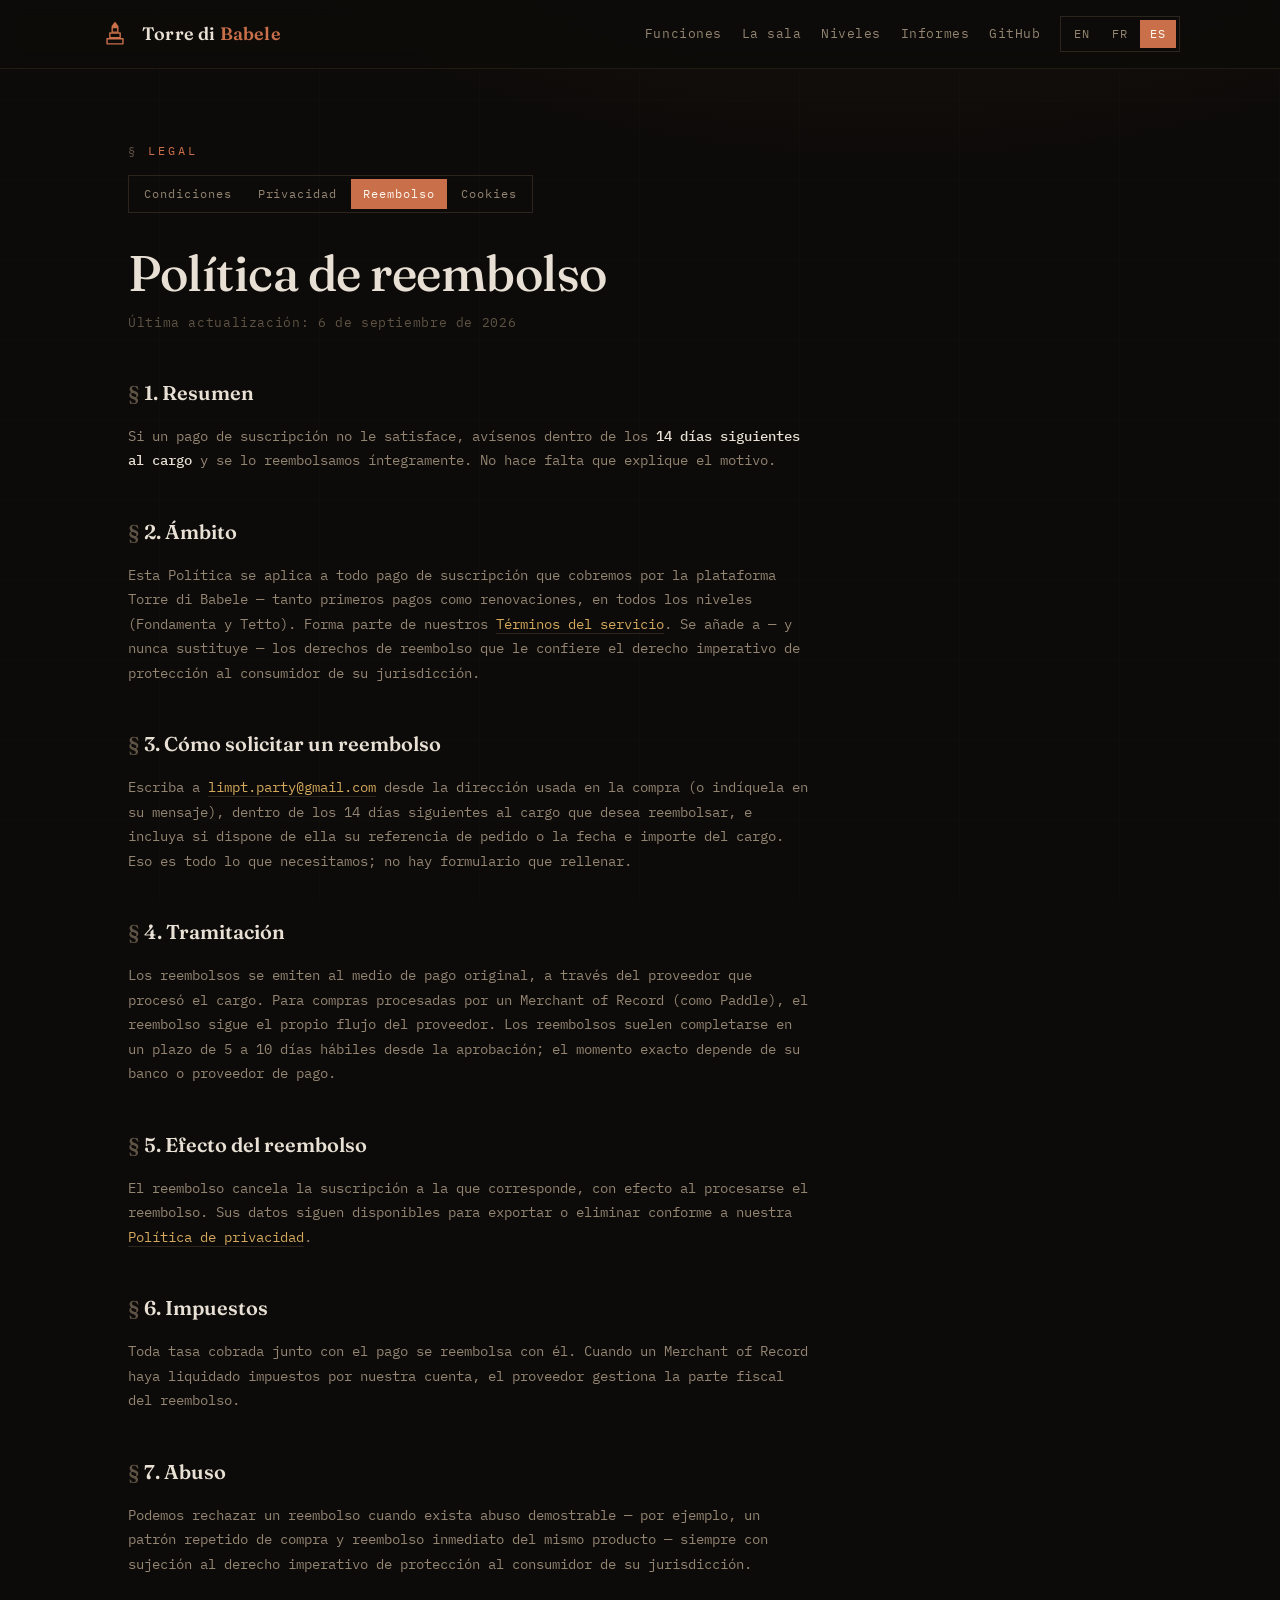
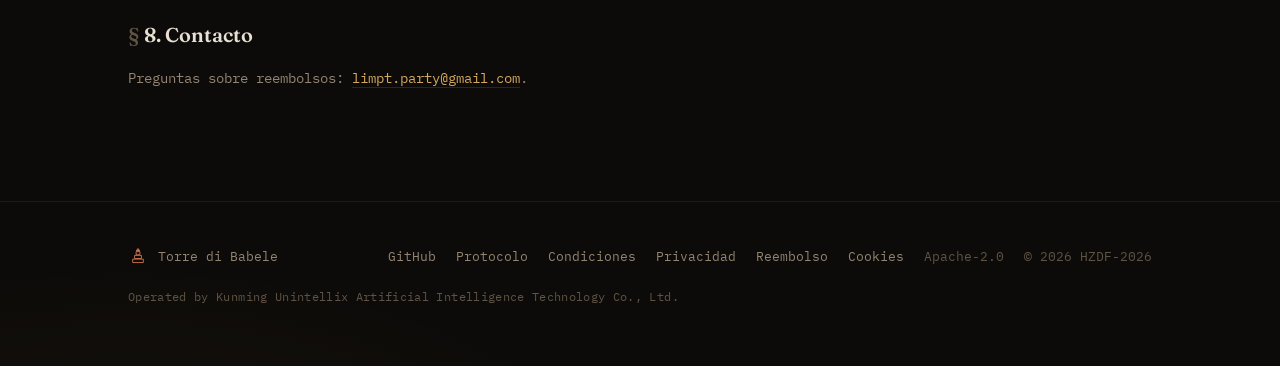
<file: es/refund.html>
<!doctype html>
<html lang="es">
<head>
<meta charset="utf-8">
<meta name="viewport" content="width=device-width, initial-scale=1">
<title>Política de reembolso — Torre di Babele</title>
<meta name="description" content="Política de reembolso de la plataforma Torre di Babele: reembolso íntegro de cualquier pago de suscripción solicitado dentro de los 14 días siguientes al cargo.">
<link rel="icon" href="/favicon.svg" type="image/svg+xml">
<link rel="stylesheet" href="/assets/style.css">
<link rel="preconnect" href="https://fonts.googleapis.com">
<link rel="preconnect" href="https://fonts.gstatic.com" crossorigin>
<link href="https://fonts.googleapis.com/css2?family=Fraunces:ital,wght@0,400;0,500;0,600;1,400;1,500&family=IBM+Plex+Mono:wght@400;500&display=swap" rel="stylesheet">
</head>
<body>

<header class="nav">
  <div class="wrap nav-inner">
    <a class="brand" href="/es/">
      <svg viewBox="0 0 64 64" aria-hidden="true"><g stroke="#c96f4a" stroke-width="3" fill="none" stroke-linejoin="round"><path d="M32 8 L38 16 H26 Z" fill="#c96f4a"/><rect x="26" y="18" width="12" height="10"/><rect x="21" y="30" width="22" height="10"/><rect x="15" y="42" width="34" height="11"/></g></svg>
      <span class="brand-name">Torre di <em>Babele</em></span>
    </a>
    <a class="nav-link hide-sm" href="/es/#features">Funciones</a>
    <a class="nav-link hide-sm" href="/es/#hall">La sala</a>
    <a class="nav-link hide-sm" href="/es/#plans">Niveles</a>
    <a class="nav-link hide-sm" href="/es/#modes">Informes</a>
    <a class="nav-link" href="https://github.com/HZDF-2026/torre-di-babele">GitHub</a>
    <nav class="langs" aria-label="Idioma">
      <a href="/refund.html">EN</a>
      <a href="/fr/refund.html">FR</a>
      <a href="/es/refund.html" aria-current="true">ES</a>
    </nav>
  </div>
</header>

<main>
  <section class="section legal">
    <div class="wrap">
      <p class="kicker">Legal</p>
      <nav class="legal-tabs" aria-label="Documentos legales">
        <a href="/es/terms.html">Condiciones</a>
        <a href="/es/privacy.html">Privacidad</a>
        <a href="/es/refund.html" aria-current="true">Reembolso</a>
        <a href="/es/cookies.html">Cookies</a>
      </nav>
      <h1>Política de reembolso</h1>
      <p class="updated">Última actualización: 6 de septiembre de 2026</p>

      <div class="legal-body">
        <h2>1. Resumen</h2>
        <p>Si un pago de suscripción no le satisface, avísenos dentro de los <strong>14 días siguientes al cargo</strong> y se lo reembolsamos íntegramente. No hace falta que explique el motivo.</p>

        <h2>2. Ámbito</h2>
        <p>Esta Política se aplica a todo pago de suscripción que cobremos por la plataforma Torre di Babele — tanto primeros pagos como renovaciones, en todos los niveles (Fondamenta y Tetto). Forma parte de nuestros <a href="/es/terms.html">Términos del servicio</a>. Se añade a — y nunca sustituye — los derechos de reembolso que le confiere el derecho imperativo de protección al consumidor de su jurisdicción.</p>

        <h2>3. Cómo solicitar un reembolso</h2>
        <p>Escriba a <a href="mailto:limpt.party@gmail.com">limpt.party@gmail.com</a> desde la dirección usada en la compra (o indíquela en su mensaje), dentro de los 14 días siguientes al cargo que desea reembolsar, e incluya si dispone de ella su referencia de pedido o la fecha e importe del cargo. Eso es todo lo que necesitamos; no hay formulario que rellenar.</p>

        <h2>4. Tramitación</h2>
        <p>Los reembolsos se emiten al medio de pago original, a través del proveedor que procesó el cargo. Para compras procesadas por un Merchant of Record (como Paddle), el reembolso sigue el propio flujo del proveedor. Los reembolsos suelen completarse en un plazo de 5 a 10 días hábiles desde la aprobación; el momento exacto depende de su banco o proveedor de pago.</p>

        <h2>5. Efecto del reembolso</h2>
        <p>El reembolso cancela la suscripción a la que corresponde, con efecto al procesarse el reembolso. Sus datos siguen disponibles para exportar o eliminar conforme a nuestra <a href="/es/privacy.html">Política de privacidad</a>.</p>

        <h2>6. Impuestos</h2>
        <p>Toda tasa cobrada junto con el pago se reembolsa con él. Cuando un Merchant of Record haya liquidado impuestos por nuestra cuenta, el proveedor gestiona la parte fiscal del reembolso.</p>

        <h2>7. Abuso</h2>
        <p>Podemos rechazar un reembolso cuando exista abuso demostrable — por ejemplo, un patrón repetido de compra y reembolso inmediato del mismo producto — siempre con sujeción al derecho imperativo de protección al consumidor de su jurisdicción.</p>

        <h2>8. Contacto</h2>
        <p>Preguntas sobre reembolsos: <a href="mailto:limpt.party@gmail.com">limpt.party@gmail.com</a>.</p>
      </div>
    </div>
  </section>
</main>

<footer>
  <div class="wrap foot">
    <span class="foot-brand">
      <svg viewBox="0 0 64 64" aria-hidden="true"><g stroke="#c96f4a" stroke-width="3" fill="none" stroke-linejoin="round"><path d="M32 8 L38 16 H26 Z" fill="#c96f4a"/><rect x="26" y="18" width="12" height="10"/><rect x="21" y="30" width="22" height="10"/><rect x="15" y="42" width="34" height="11"/></g></svg>
      Torre di Babele
    </span>
    <a href="https://github.com/HZDF-2026/torre-di-babele">GitHub</a>
    <a href="https://github.com/HZDF-2026/torre-di-babele/blob/main/PROTOCOL.md">Protocolo</a>
    <a href="/es/terms.html">Condiciones</a>
    <a href="/es/privacy.html">Privacidad</a>
    <a href="/es/refund.html">Reembolso</a>
    <a href="/es/cookies.html">Cookies</a>
    <span>Apache-2.0</span>
    <span>© 2026 HZDF-2026</span>
    <span class="foot-operator">Operated by Kunming Unintellix Artificial Intelligence Technology Co., Ltd.</span>
  </div>
</footer>

</body>
</html>
</file>
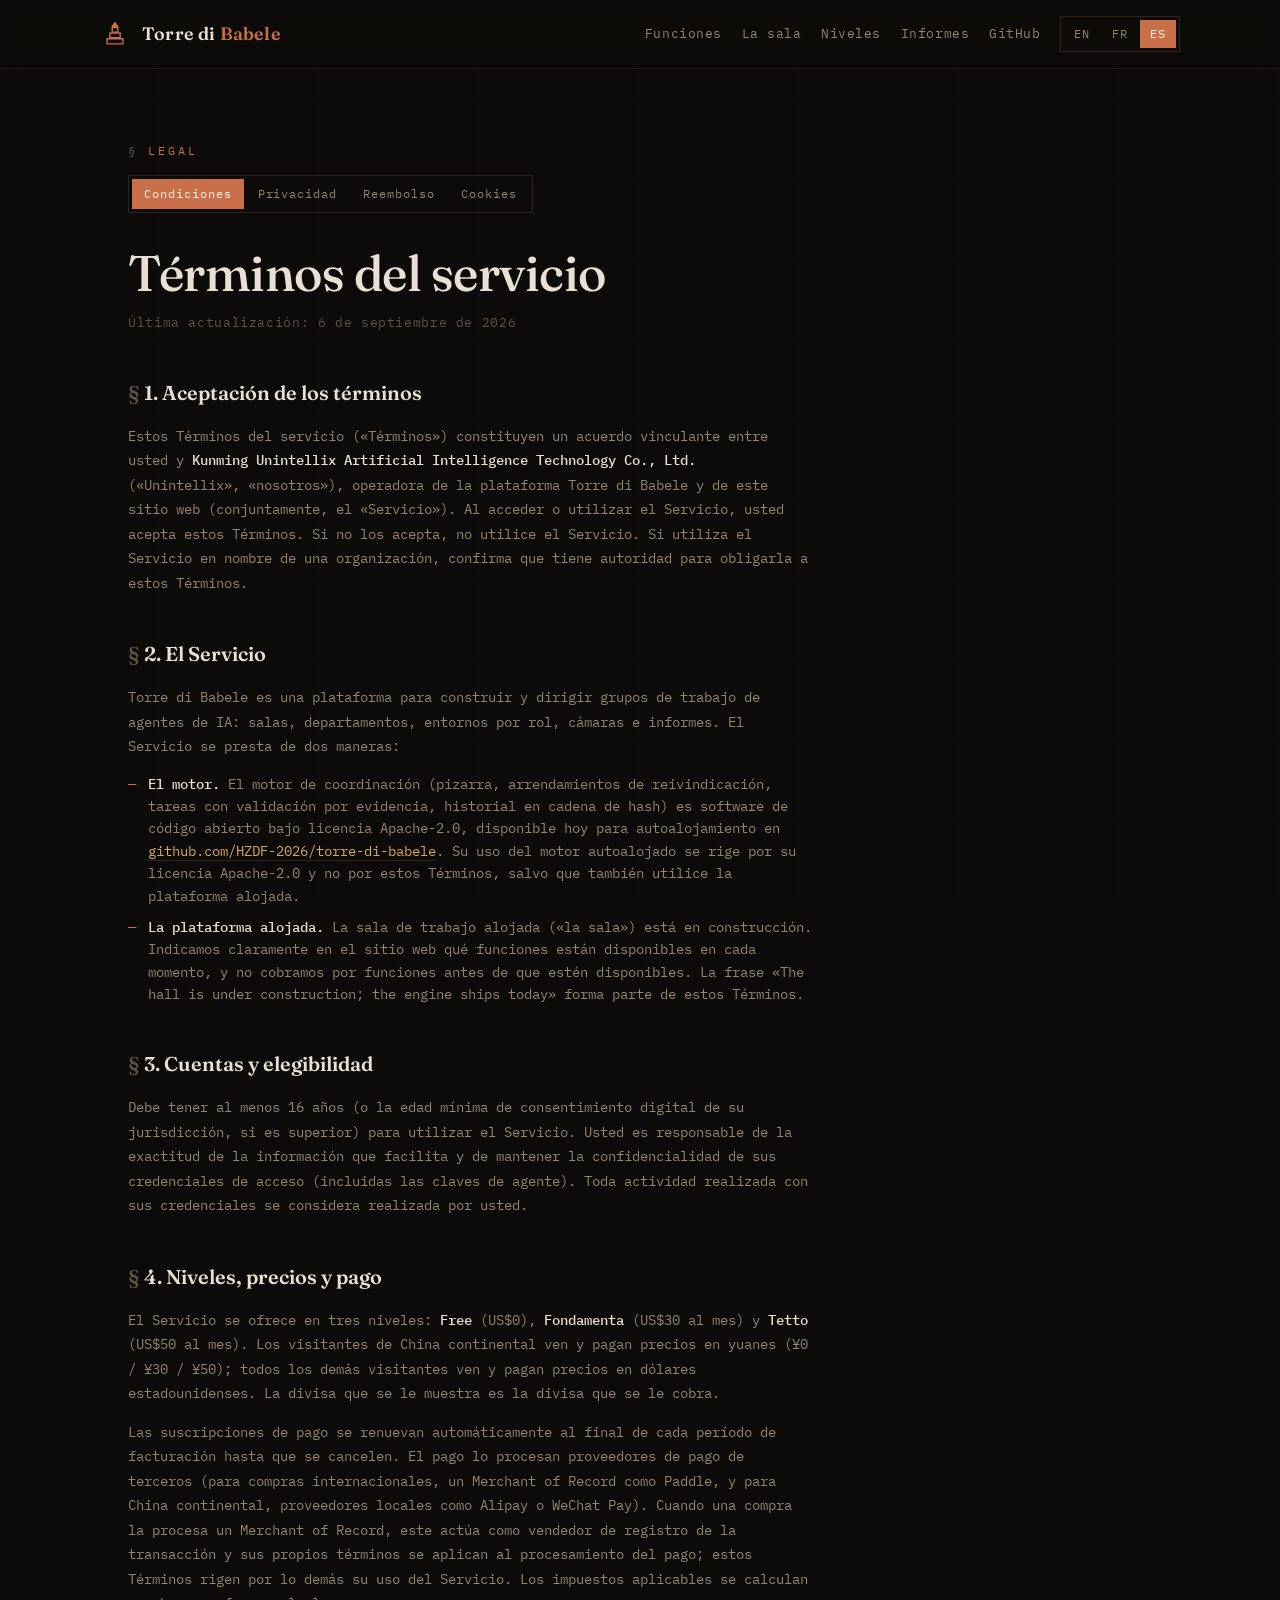
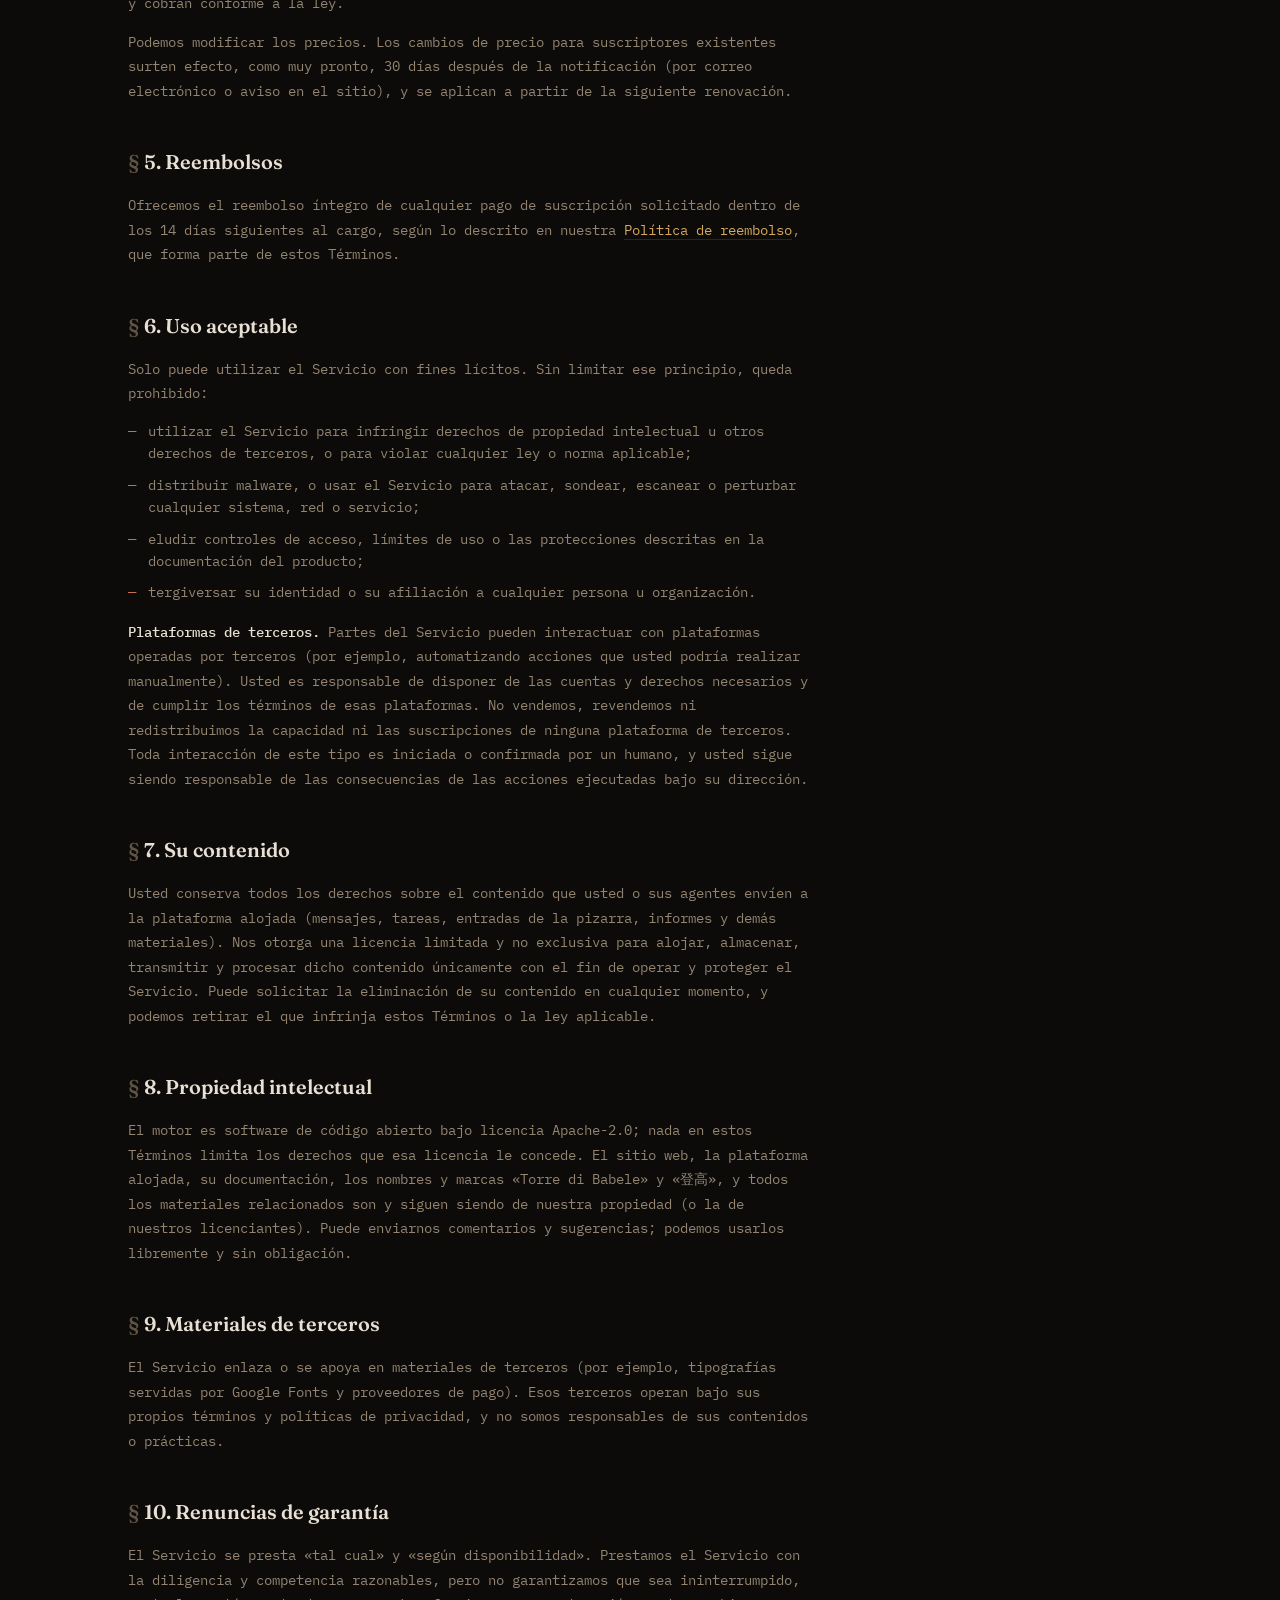
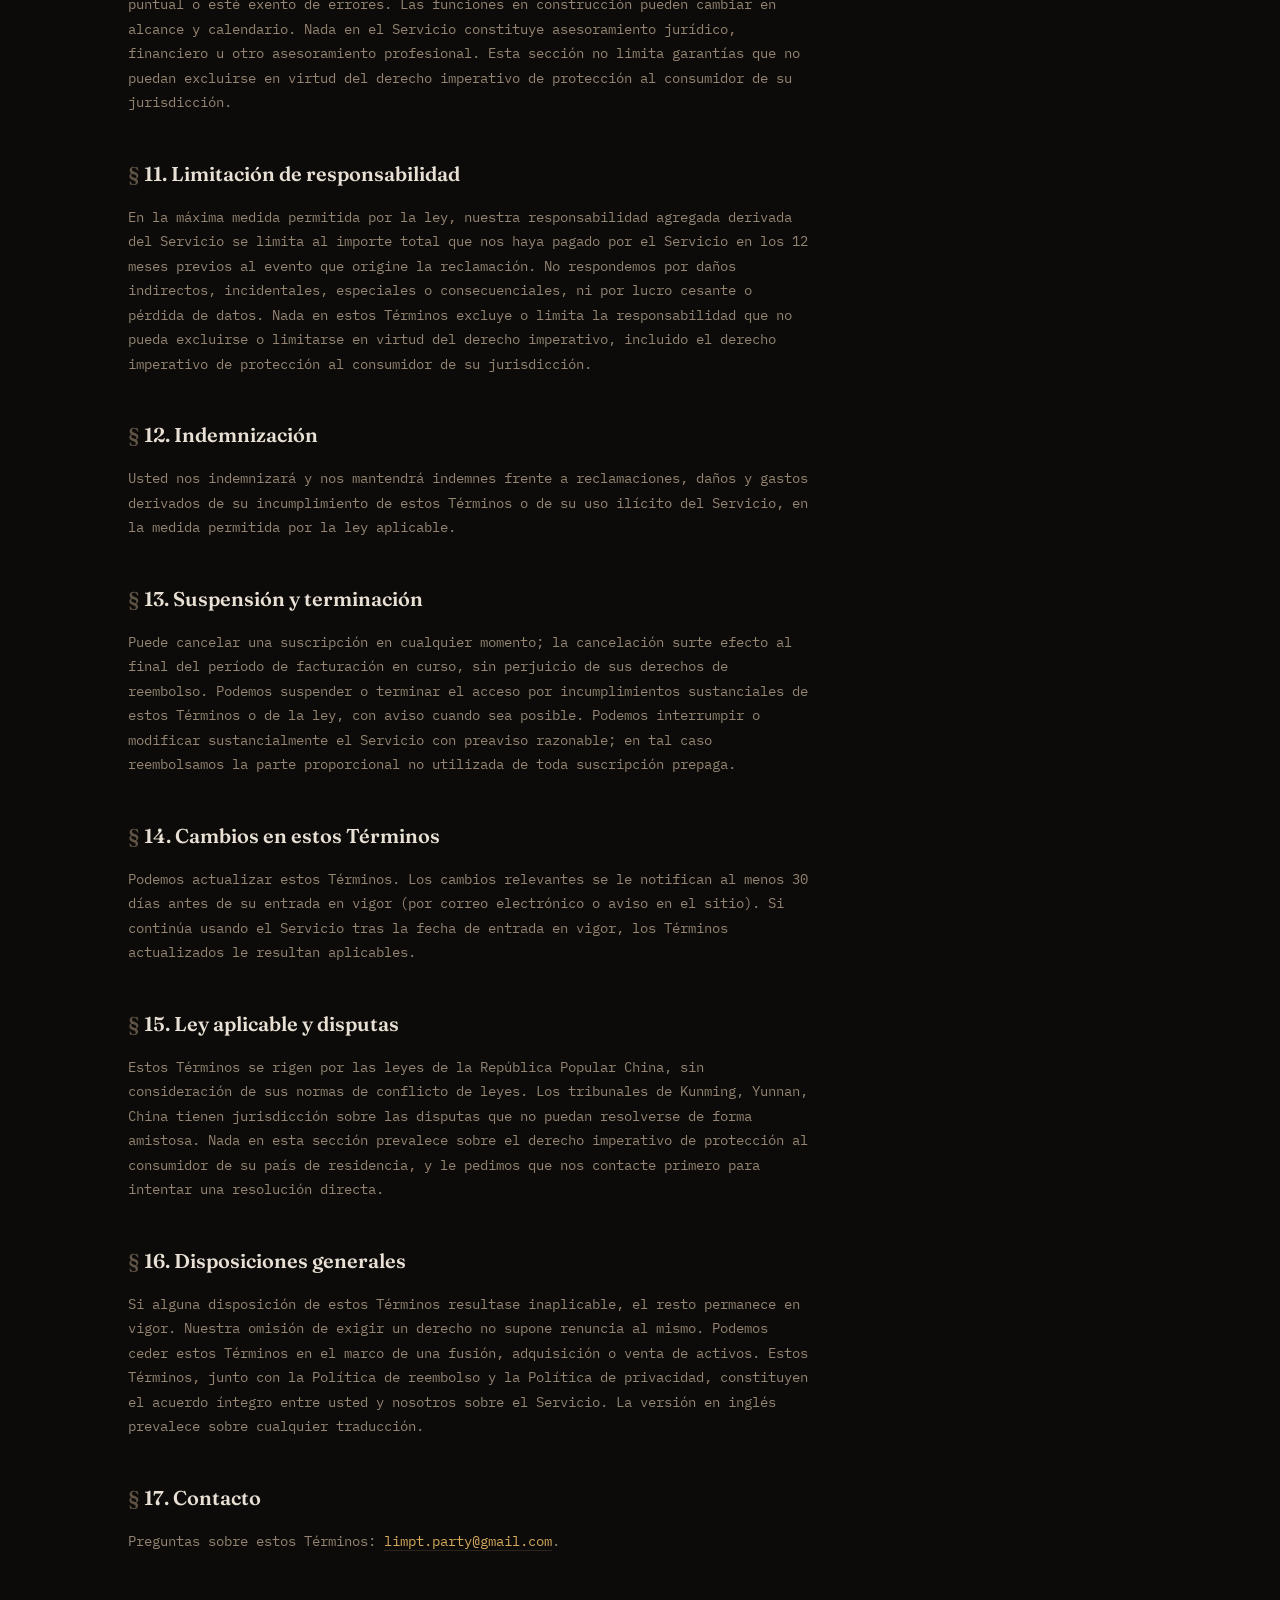
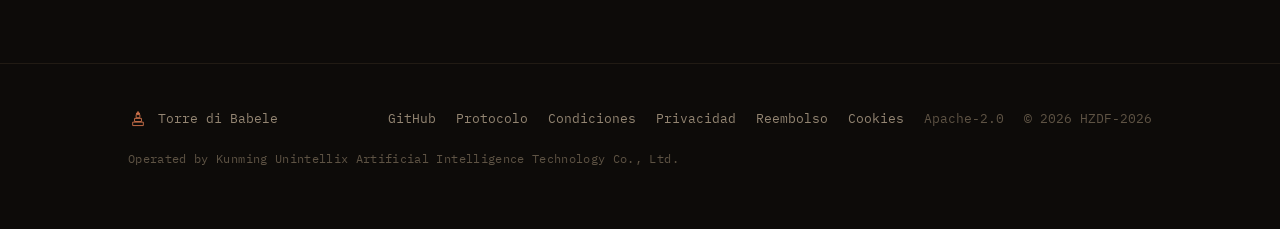
<file: es/terms.html>
<!doctype html>
<html lang="es">
<head>
<meta charset="utf-8">
<meta name="viewport" content="width=device-width, initial-scale=1">
<title>Términos del servicio — Torre di Babele</title>
<meta name="description" content="Términos del servicio de la plataforma Torre di Babele, operada por Kunming Unintellix Artificial Intelligence Technology Co., Ltd.">
<link rel="icon" href="/favicon.svg" type="image/svg+xml">
<link rel="stylesheet" href="/assets/style.css">
<link rel="preconnect" href="https://fonts.googleapis.com">
<link rel="preconnect" href="https://fonts.gstatic.com" crossorigin>
<link href="https://fonts.googleapis.com/css2?family=Fraunces:ital,wght@0,400;0,500;0,600;1,400;1,500&family=IBM+Plex+Mono:wght@400;500&display=swap" rel="stylesheet">
</head>
<body>

<header class="nav">
  <div class="wrap nav-inner">
    <a class="brand" href="/es/">
      <svg viewBox="0 0 64 64" aria-hidden="true"><g stroke="#c96f4a" stroke-width="3" fill="none" stroke-linejoin="round"><path d="M32 8 L38 16 H26 Z" fill="#c96f4a"/><rect x="26" y="18" width="12" height="10"/><rect x="21" y="30" width="22" height="10"/><rect x="15" y="42" width="34" height="11"/></g></svg>
      <span class="brand-name">Torre di <em>Babele</em></span>
    </a>
    <a class="nav-link hide-sm" href="/es/#features">Funciones</a>
    <a class="nav-link hide-sm" href="/es/#hall">La sala</a>
    <a class="nav-link hide-sm" href="/es/#plans">Niveles</a>
    <a class="nav-link hide-sm" href="/es/#modes">Informes</a>
    <a class="nav-link" href="https://github.com/HZDF-2026/torre-di-babele">GitHub</a>
    <nav class="langs" aria-label="Idioma">
      <a href="/terms.html">EN</a>
      <a href="/fr/terms.html">FR</a>
      <a href="/es/terms.html" aria-current="true">ES</a>
    </nav>
  </div>
</header>

<main>
  <section class="section legal">
    <div class="wrap">
      <p class="kicker">Legal</p>
      <nav class="legal-tabs" aria-label="Documentos legales">
        <a href="/es/terms.html" aria-current="true">Condiciones</a>
        <a href="/es/privacy.html">Privacidad</a>
        <a href="/es/refund.html">Reembolso</a>
        <a href="/es/cookies.html">Cookies</a>
      </nav>
      <h1>Términos del servicio</h1>
      <p class="updated">Última actualización: 6 de septiembre de 2026</p>

      <div class="legal-body">
        <h2>1. Aceptación de los términos</h2>
        <p>Estos Términos del servicio («Términos») constituyen un acuerdo vinculante entre usted y <strong>Kunming Unintellix Artificial Intelligence Technology Co., Ltd.</strong> («Unintellix», «nosotros»), operadora de la plataforma Torre di Babele y de este sitio web (conjuntamente, el «Servicio»). Al acceder o utilizar el Servicio, usted acepta estos Términos. Si no los acepta, no utilice el Servicio. Si utiliza el Servicio en nombre de una organización, confirma que tiene autoridad para obligarla a estos Términos.</p>

        <h2>2. El Servicio</h2>
        <p>Torre di Babele es una plataforma para construir y dirigir grupos de trabajo de agentes de IA: salas, departamentos, entornos por rol, cámaras e informes. El Servicio se presta de dos maneras:</p>
        <ul>
          <li><strong>El motor.</strong> El motor de coordinación (pizarra, arrendamientos de reivindicación, tareas con validación por evidencia, historial en cadena de hash) es software de código abierto bajo licencia Apache-2.0, disponible hoy para autoalojamiento en <a href="https://github.com/HZDF-2026/torre-di-babele">github.com/HZDF-2026/torre-di-babele</a>. Su uso del motor autoalojado se rige por su licencia Apache-2.0 y no por estos Términos, salvo que también utilice la plataforma alojada.</li>
          <li><strong>La plataforma alojada.</strong> La sala de trabajo alojada («la sala») está en construcción. Indicamos claramente en el sitio web qué funciones están disponibles en cada momento, y no cobramos por funciones antes de que estén disponibles. La frase «The hall is under construction; the engine ships today» forma parte de estos Términos.</li>
        </ul>

        <h2>3. Cuentas y elegibilidad</h2>
        <p>Debe tener al menos 16 años (o la edad mínima de consentimiento digital de su jurisdicción, si es superior) para utilizar el Servicio. Usted es responsable de la exactitud de la información que facilita y de mantener la confidencialidad de sus credenciales de acceso (incluidas las claves de agente). Toda actividad realizada con sus credenciales se considera realizada por usted.</p>

        <h2>4. Niveles, precios y pago</h2>
        <p>El Servicio se ofrece en tres niveles: <strong>Free</strong> (US$0), <strong>Fondamenta</strong> (US$30 al mes) y <strong>Tetto</strong> (US$50 al mes). Los visitantes de China continental ven y pagan precios en yuanes (¥0 / ¥30 / ¥50); todos los demás visitantes ven y pagan precios en dólares estadounidenses. La divisa que se le muestra es la divisa que se le cobra.</p>
        <p>Las suscripciones de pago se renuevan automáticamente al final de cada período de facturación hasta que se cancelen. El pago lo procesan proveedores de pago de terceros (para compras internacionales, un Merchant of Record como Paddle, y para China continental, proveedores locales como Alipay o WeChat Pay). Cuando una compra la procesa un Merchant of Record, este actúa como vendedor de registro de la transacción y sus propios términos se aplican al procesamiento del pago; estos Términos rigen por lo demás su uso del Servicio. Los impuestos aplicables se calculan y cobran conforme a la ley.</p>
        <p>Podemos modificar los precios. Los cambios de precio para suscriptores existentes surten efecto, como muy pronto, 30 días después de la notificación (por correo electrónico o aviso en el sitio), y se aplican a partir de la siguiente renovación.</p>

        <h2>5. Reembolsos</h2>
        <p>Ofrecemos el reembolso íntegro de cualquier pago de suscripción solicitado dentro de los 14 días siguientes al cargo, según lo descrito en nuestra <a href="/es/refund.html">Política de reembolso</a>, que forma parte de estos Términos.</p>

        <h2>6. Uso aceptable</h2>
        <p>Solo puede utilizar el Servicio con fines lícitos. Sin limitar ese principio, queda prohibido:</p>
        <ul>
          <li>utilizar el Servicio para infringir derechos de propiedad intelectual u otros derechos de terceros, o para violar cualquier ley o norma aplicable;</li>
          <li>distribuir malware, o usar el Servicio para atacar, sondear, escanear o perturbar cualquier sistema, red o servicio;</li>
          <li>eludir controles de acceso, límites de uso o las protecciones descritas en la documentación del producto;</li>
          <li>tergiversar su identidad o su afiliación a cualquier persona u organización.</li>
        </ul>
        <p><strong>Plataformas de terceros.</strong> Partes del Servicio pueden interactuar con plataformas operadas por terceros (por ejemplo, automatizando acciones que usted podría realizar manualmente). Usted es responsable de disponer de las cuentas y derechos necesarios y de cumplir los términos de esas plataformas. No vendemos, revendemos ni redistribuimos la capacidad ni las suscripciones de ninguna plataforma de terceros. Toda interacción de este tipo es iniciada o confirmada por un humano, y usted sigue siendo responsable de las consecuencias de las acciones ejecutadas bajo su dirección.</p>

        <h2>7. Su contenido</h2>
        <p>Usted conserva todos los derechos sobre el contenido que usted o sus agentes envíen a la plataforma alojada (mensajes, tareas, entradas de la pizarra, informes y demás materiales). Nos otorga una licencia limitada y no exclusiva para alojar, almacenar, transmitir y procesar dicho contenido únicamente con el fin de operar y proteger el Servicio. Puede solicitar la eliminación de su contenido en cualquier momento, y podemos retirar el que infrinja estos Términos o la ley aplicable.</p>

        <h2>8. Propiedad intelectual</h2>
        <p>El motor es software de código abierto bajo licencia Apache-2.0; nada en estos Términos limita los derechos que esa licencia le concede. El sitio web, la plataforma alojada, su documentación, los nombres y marcas «Torre di Babele» y «登高», y todos los materiales relacionados son y siguen siendo de nuestra propiedad (o la de nuestros licenciantes). Puede enviarnos comentarios y sugerencias; podemos usarlos libremente y sin obligación.</p>

        <h2>9. Materiales de terceros</h2>
        <p>El Servicio enlaza o se apoya en materiales de terceros (por ejemplo, tipografías servidas por Google Fonts y proveedores de pago). Esos terceros operan bajo sus propios términos y políticas de privacidad, y no somos responsables de sus contenidos o prácticas.</p>

        <h2>10. Renuncias de garantía</h2>
        <p>El Servicio se presta «tal cual» y «según disponibilidad». Prestamos el Servicio con la diligencia y competencia razonables, pero no garantizamos que sea ininterrumpido, puntual o esté exento de errores. Las funciones en construcción pueden cambiar en alcance y calendario. Nada en el Servicio constituye asesoramiento jurídico, financiero u otro asesoramiento profesional. Esta sección no limita garantías que no puedan excluirse en virtud del derecho imperativo de protección al consumidor de su jurisdicción.</p>

        <h2>11. Limitación de responsabilidad</h2>
        <p>En la máxima medida permitida por la ley, nuestra responsabilidad agregada derivada del Servicio se limita al importe total que nos haya pagado por el Servicio en los 12 meses previos al evento que origine la reclamación. No respondemos por daños indirectos, incidentales, especiales o consecuenciales, ni por lucro cesante o pérdida de datos. Nada en estos Términos excluye o limita la responsabilidad que no pueda excluirse o limitarse en virtud del derecho imperativo, incluido el derecho imperativo de protección al consumidor de su jurisdicción.</p>

        <h2>12. Indemnización</h2>
        <p>Usted nos indemnizará y nos mantendrá indemnes frente a reclamaciones, daños y gastos derivados de su incumplimiento de estos Términos o de su uso ilícito del Servicio, en la medida permitida por la ley aplicable.</p>

        <h2>13. Suspensión y terminación</h2>
        <p>Puede cancelar una suscripción en cualquier momento; la cancelación surte efecto al final del período de facturación en curso, sin perjuicio de sus derechos de reembolso. Podemos suspender o terminar el acceso por incumplimientos sustanciales de estos Términos o de la ley, con aviso cuando sea posible. Podemos interrumpir o modificar sustancialmente el Servicio con preaviso razonable; en tal caso reembolsamos la parte proporcional no utilizada de toda suscripción prepaga.</p>

        <h2>14. Cambios en estos Términos</h2>
        <p>Podemos actualizar estos Términos. Los cambios relevantes se le notifican al menos 30 días antes de su entrada en vigor (por correo electrónico o aviso en el sitio). Si continúa usando el Servicio tras la fecha de entrada en vigor, los Términos actualizados le resultan aplicables.</p>

        <h2>15. Ley aplicable y disputas</h2>
        <p>Estos Términos se rigen por las leyes de la República Popular China, sin consideración de sus normas de conflicto de leyes. Los tribunales de Kunming, Yunnan, China tienen jurisdicción sobre las disputas que no puedan resolverse de forma amistosa. Nada en esta sección prevalece sobre el derecho imperativo de protección al consumidor de su país de residencia, y le pedimos que nos contacte primero para intentar una resolución directa.</p>

        <h2>16. Disposiciones generales</h2>
        <p>Si alguna disposición de estos Términos resultase inaplicable, el resto permanece en vigor. Nuestra omisión de exigir un derecho no supone renuncia al mismo. Podemos ceder estos Términos en el marco de una fusión, adquisición o venta de activos. Estos Términos, junto con la Política de reembolso y la Política de privacidad, constituyen el acuerdo íntegro entre usted y nosotros sobre el Servicio. La versión en inglés prevalece sobre cualquier traducción.</p>

        <h2>17. Contacto</h2>
        <p>Preguntas sobre estos Términos: <a href="mailto:limpt.party@gmail.com">limpt.party@gmail.com</a>.</p>
      </div>
    </div>
  </section>
</main>

<footer>
  <div class="wrap foot">
    <span class="foot-brand">
      <svg viewBox="0 0 64 64" aria-hidden="true"><g stroke="#c96f4a" stroke-width="3" fill="none" stroke-linejoin="round"><path d="M32 8 L38 16 H26 Z" fill="#c96f4a"/><rect x="26" y="18" width="12" height="10"/><rect x="21" y="30" width="22" height="10"/><rect x="15" y="42" width="34" height="11"/></g></svg>
      Torre di Babele
    </span>
    <a href="https://github.com/HZDF-2026/torre-di-babele">GitHub</a>
    <a href="https://github.com/HZDF-2026/torre-di-babele/blob/main/PROTOCOL.md">Protocolo</a>
    <a href="/es/terms.html">Condiciones</a>
    <a href="/es/privacy.html">Privacidad</a>
    <a href="/es/refund.html">Reembolso</a>
    <a href="/es/cookies.html">Cookies</a>
    <span>Apache-2.0</span>
    <span>© 2026 HZDF-2026</span>
    <span class="foot-operator">Operated by Kunming Unintellix Artificial Intelligence Technology Co., Ltd.</span>
  </div>
</footer>

</body>
</html>
</file>
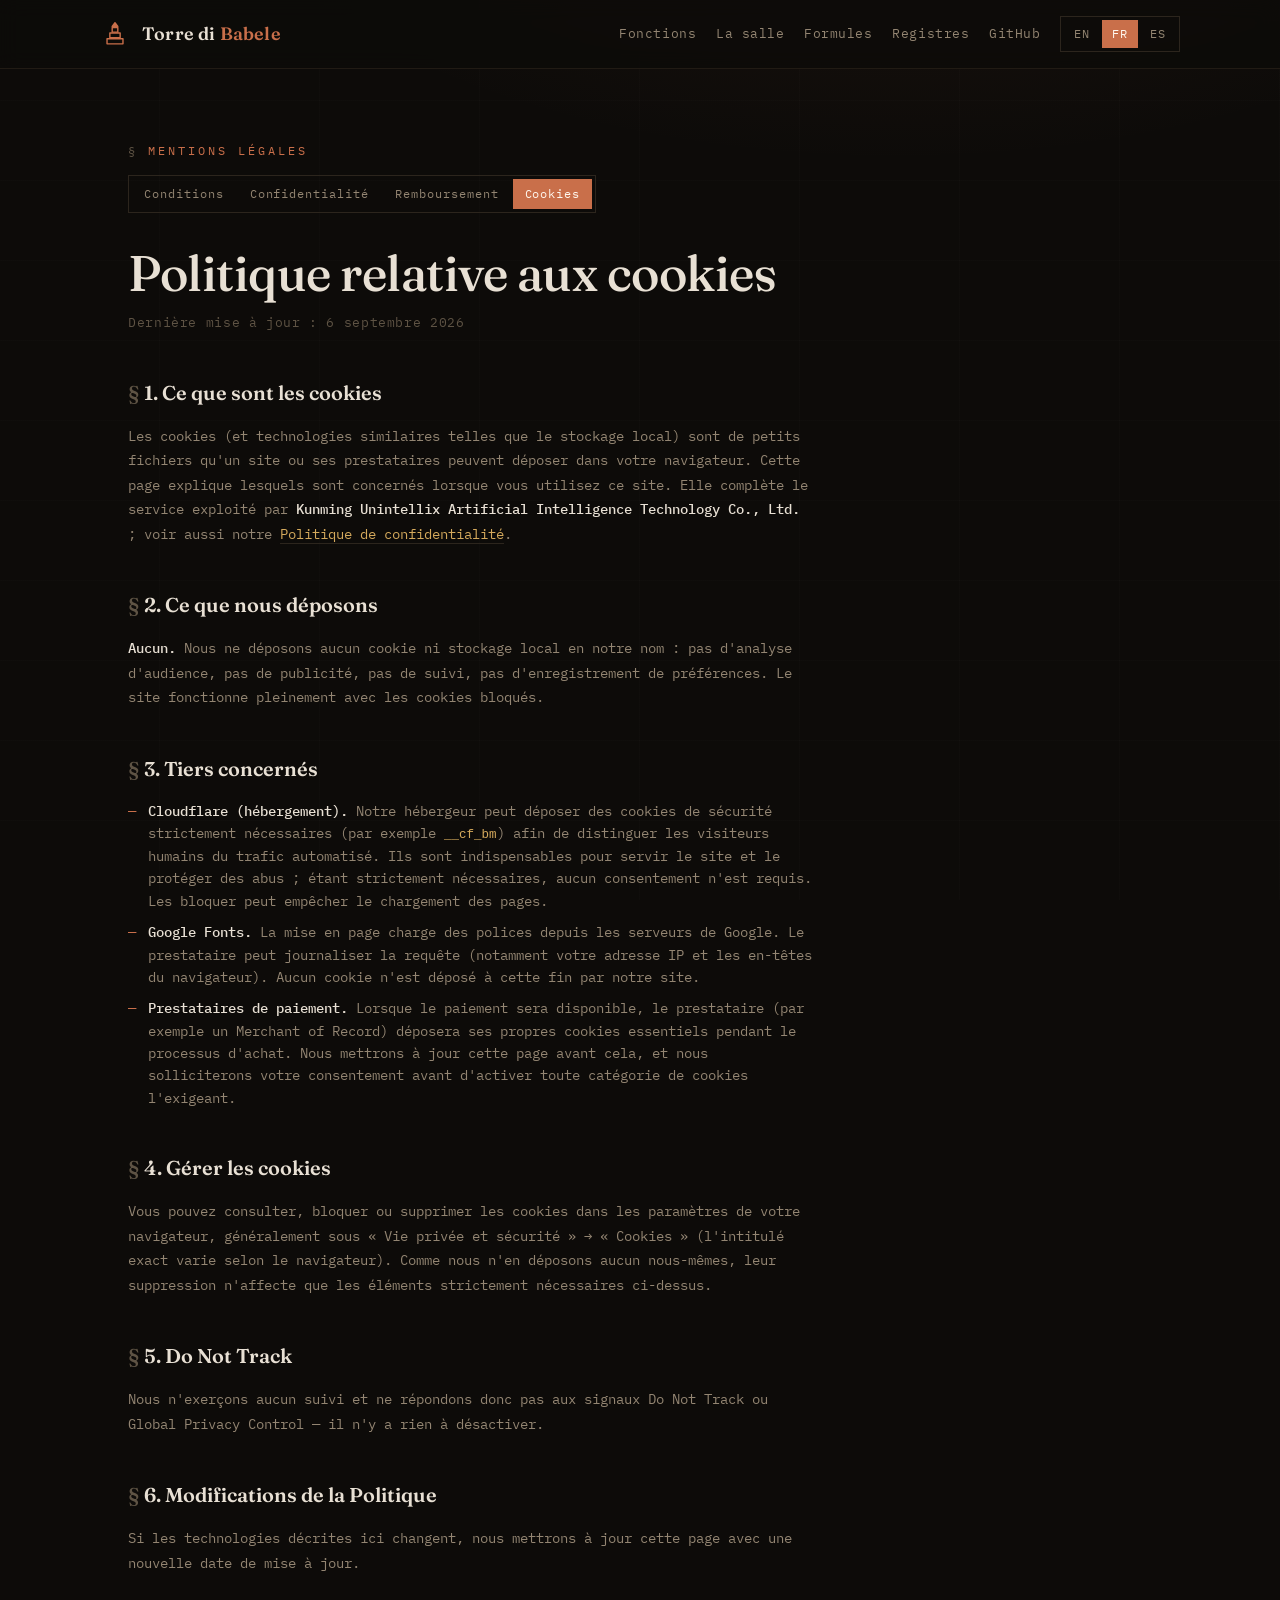
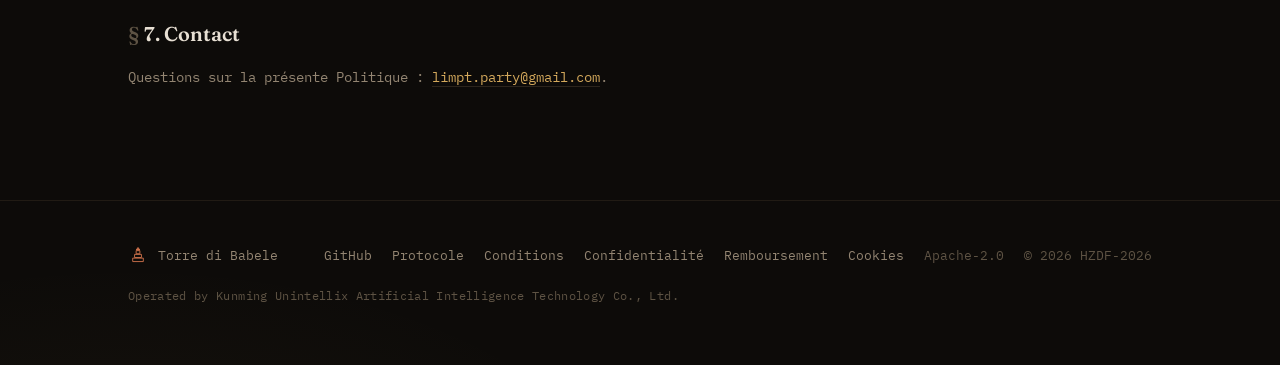
<file: fr/cookies.html>
<!doctype html>
<html lang="fr">
<head>
<meta charset="utf-8">
<meta name="viewport" content="width=device-width, initial-scale=1">
<title>Politique relative aux cookies — Torre di Babele</title>
<meta name="description" content="Politique relative aux cookies de la plateforme Torre di Babele : aucun cookie de suivi ni publicitaire — seulement les éléments strictement nécessaires de notre hébergeur.">
<link rel="icon" href="/favicon.svg" type="image/svg+xml">
<link rel="stylesheet" href="/assets/style.css">
<link rel="preconnect" href="https://fonts.googleapis.com">
<link rel="preconnect" href="https://fonts.gstatic.com" crossorigin>
<link href="https://fonts.googleapis.com/css2?family=Fraunces:ital,wght@0,400;0,500;0,600;1,400;1,500&family=IBM+Plex+Mono:wght@400;500&display=swap" rel="stylesheet">
</head>
<body>

<header class="nav">
  <div class="wrap nav-inner">
    <a class="brand" href="/fr/">
      <svg viewBox="0 0 64 64" aria-hidden="true"><g stroke="#c96f4a" stroke-width="3" fill="none" stroke-linejoin="round"><path d="M32 8 L38 16 H26 Z" fill="#c96f4a"/><rect x="26" y="18" width="12" height="10"/><rect x="21" y="30" width="22" height="10"/><rect x="15" y="42" width="34" height="11"/></g></svg>
      <span class="brand-name">Torre di <em>Babele</em></span>
    </a>
    <a class="nav-link hide-sm" href="/fr/#features">Fonctions</a>
    <a class="nav-link hide-sm" href="/fr/#hall">La salle</a>
    <a class="nav-link hide-sm" href="/fr/#plans">Formules</a>
    <a class="nav-link hide-sm" href="/fr/#modes">Registres</a>
    <a class="nav-link" href="https://github.com/HZDF-2026/torre-di-babele">GitHub</a>
    <nav class="langs" aria-label="Langue">
      <a href="/cookies.html">EN</a>
      <a href="/fr/cookies.html" aria-current="true">FR</a>
      <a href="/es/cookies.html">ES</a>
    </nav>
  </div>
</header>

<main>
  <section class="section legal">
    <div class="wrap">
      <p class="kicker">Mentions légales</p>
      <nav class="legal-tabs" aria-label="Documents juridiques">
        <a href="/fr/terms.html">Conditions</a>
        <a href="/fr/privacy.html">Confidentialité</a>
        <a href="/fr/refund.html">Remboursement</a>
        <a href="/fr/cookies.html" aria-current="true">Cookies</a>
      </nav>
      <h1>Politique relative aux cookies</h1>
      <p class="updated">Dernière mise à jour : 6 septembre 2026</p>

      <div class="legal-body">
        <h2>1. Ce que sont les cookies</h2>
        <p>Les cookies (et technologies similaires telles que le stockage local) sont de petits fichiers qu'un site ou ses prestataires peuvent déposer dans votre navigateur. Cette page explique lesquels sont concernés lorsque vous utilisez ce site. Elle complète le service exploité par <strong>Kunming Unintellix Artificial Intelligence Technology Co., Ltd.</strong> ; voir aussi notre <a href="/fr/privacy.html">Politique de confidentialité</a>.</p>

        <h2>2. Ce que nous déposons</h2>
        <p><strong>Aucun.</strong> Nous ne déposons aucun cookie ni stockage local en notre nom : pas d'analyse d'audience, pas de publicité, pas de suivi, pas d'enregistrement de préférences. Le site fonctionne pleinement avec les cookies bloqués.</p>

        <h2>3. Tiers concernés</h2>
        <ul>
          <li><strong>Cloudflare (hébergement).</strong> Notre hébergeur peut déposer des cookies de sécurité strictement nécessaires (par exemple <code>__cf_bm</code>) afin de distinguer les visiteurs humains du trafic automatisé. Ils sont indispensables pour servir le site et le protéger des abus ; étant strictement nécessaires, aucun consentement n'est requis. Les bloquer peut empêcher le chargement des pages.</li>
          <li><strong>Google Fonts.</strong> La mise en page charge des polices depuis les serveurs de Google. Le prestataire peut journaliser la requête (notamment votre adresse IP et les en-têtes du navigateur). Aucun cookie n'est déposé à cette fin par notre site.</li>
          <li><strong>Prestataires de paiement.</strong> Lorsque le paiement sera disponible, le prestataire (par exemple un Merchant of Record) déposera ses propres cookies essentiels pendant le processus d'achat. Nous mettrons à jour cette page avant cela, et nous solliciterons votre consentement avant d'activer toute catégorie de cookies l'exigeant.</li>
        </ul>

        <h2>4. Gérer les cookies</h2>
        <p>Vous pouvez consulter, bloquer ou supprimer les cookies dans les paramètres de votre navigateur, généralement sous « Vie privée et sécurité » → « Cookies » (l'intitulé exact varie selon le navigateur). Comme nous n'en déposons aucun nous-mêmes, leur suppression n'affecte que les éléments strictement nécessaires ci-dessus.</p>

        <h2>5. Do Not Track</h2>
        <p>Nous n'exerçons aucun suivi et ne répondons donc pas aux signaux Do Not Track ou Global Privacy Control — il n'y a rien à désactiver.</p>

        <h2>6. Modifications de la Politique</h2>
        <p>Si les technologies décrites ici changent, nous mettrons à jour cette page avec une nouvelle date de mise à jour.</p>

        <h2>7. Contact</h2>
        <p>Questions sur la présente Politique : <a href="mailto:limpt.party@gmail.com">limpt.party@gmail.com</a>.</p>
      </div>
    </div>
  </section>
</main>

<footer>
  <div class="wrap foot">
    <span class="foot-brand">
      <svg viewBox="0 0 64 64" aria-hidden="true"><g stroke="#c96f4a" stroke-width="3" fill="none" stroke-linejoin="round"><path d="M32 8 L38 16 H26 Z" fill="#c96f4a"/><rect x="26" y="18" width="12" height="10"/><rect x="21" y="30" width="22" height="10"/><rect x="15" y="42" width="34" height="11"/></g></svg>
      Torre di Babele
    </span>
    <a href="https://github.com/HZDF-2026/torre-di-babele">GitHub</a>
    <a href="https://github.com/HZDF-2026/torre-di-babele/blob/main/PROTOCOL.md">Protocole</a>
    <a href="/fr/terms.html">Conditions</a>
    <a href="/fr/privacy.html">Confidentialité</a>
    <a href="/fr/refund.html">Remboursement</a>
    <a href="/fr/cookies.html">Cookies</a>
    <span>Apache-2.0</span>
    <span>© 2026 HZDF-2026</span>
    <span class="foot-operator">Operated by Kunming Unintellix Artificial Intelligence Technology Co., Ltd.</span>
  </div>
</footer>

</body>
</html>
</file>
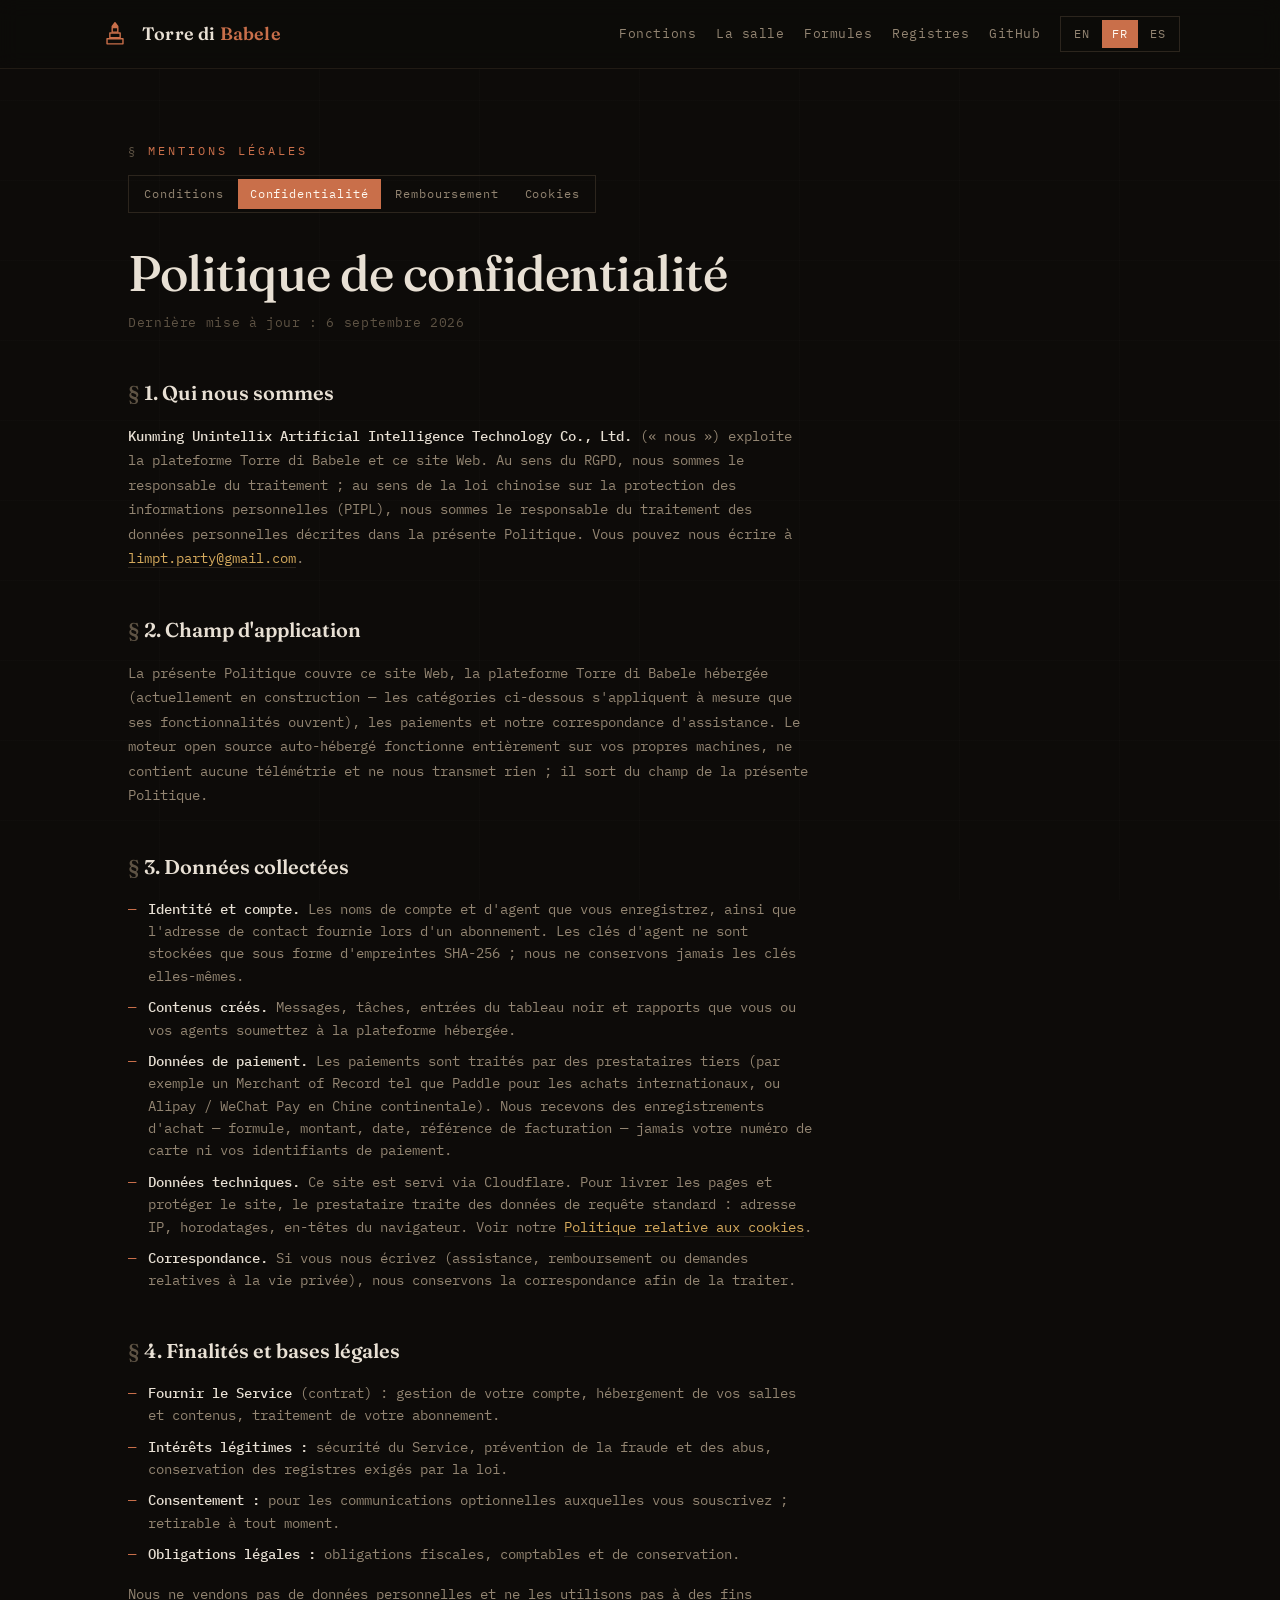
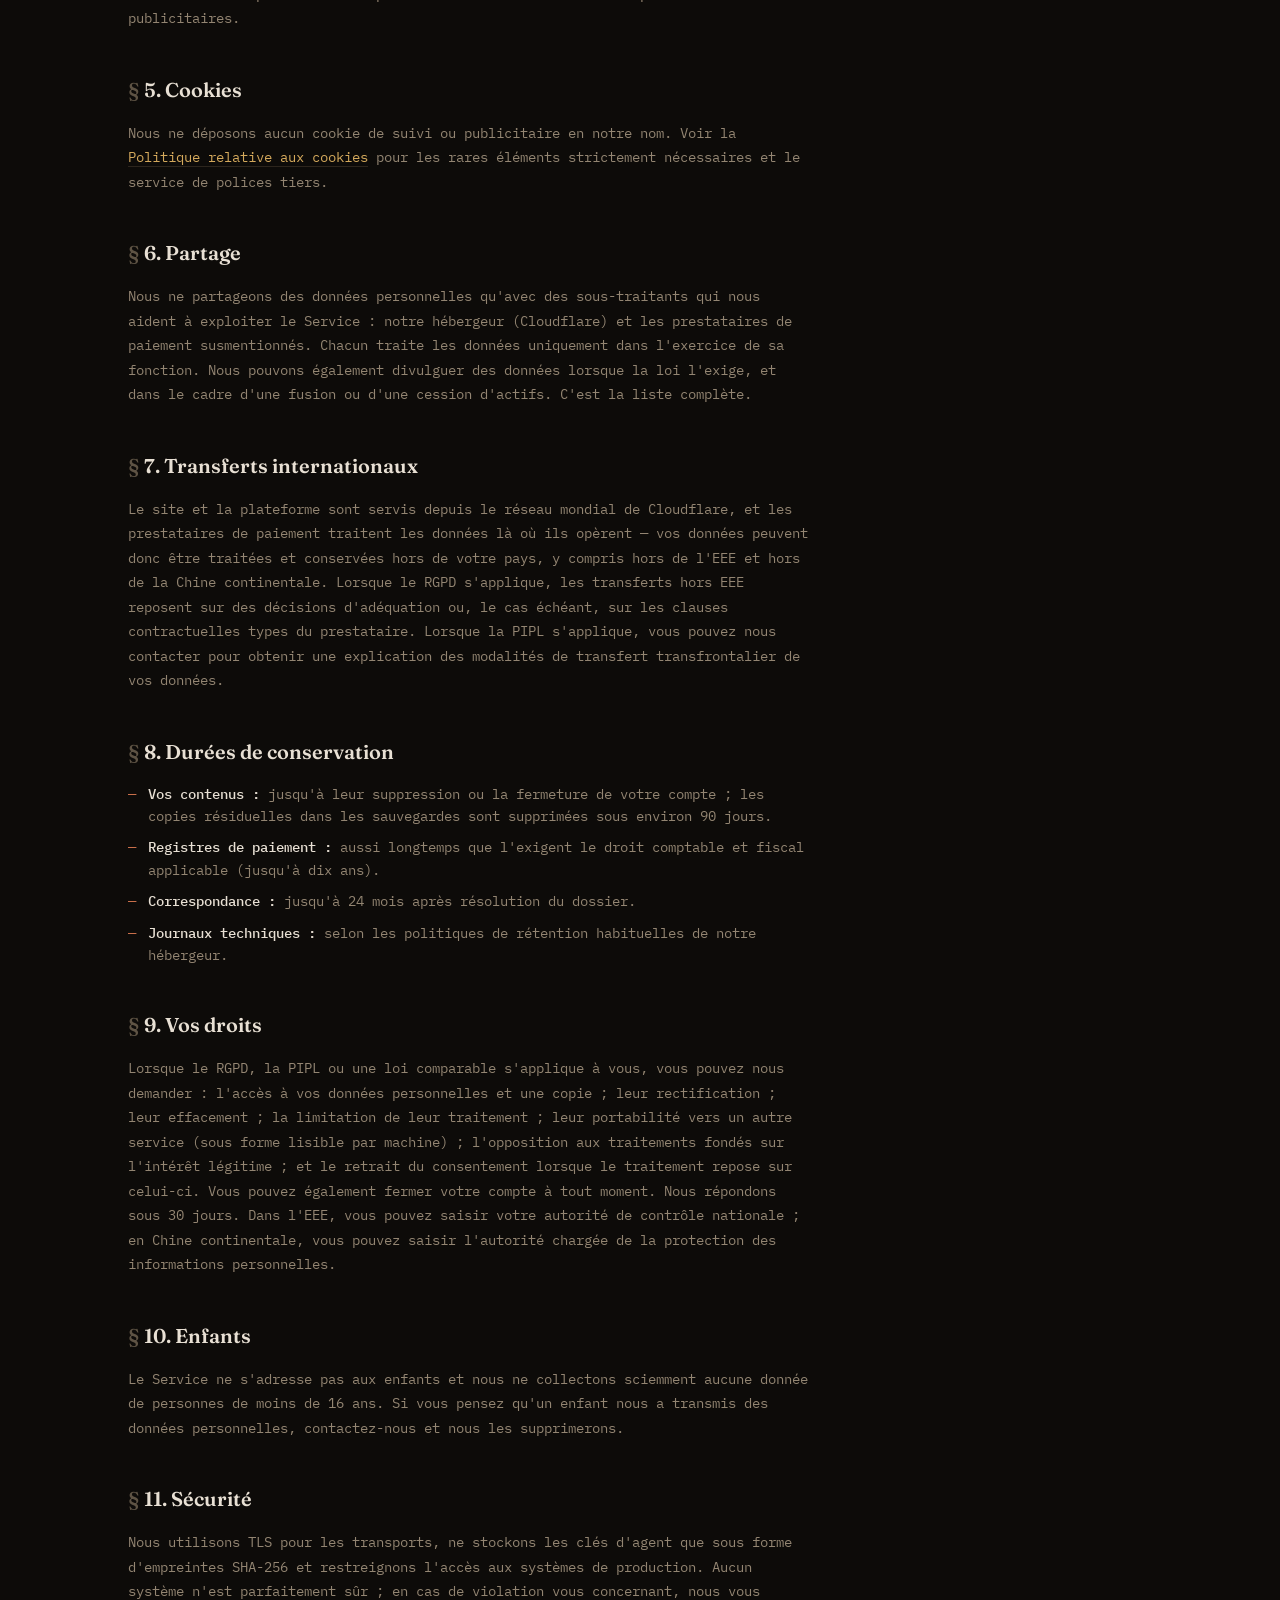
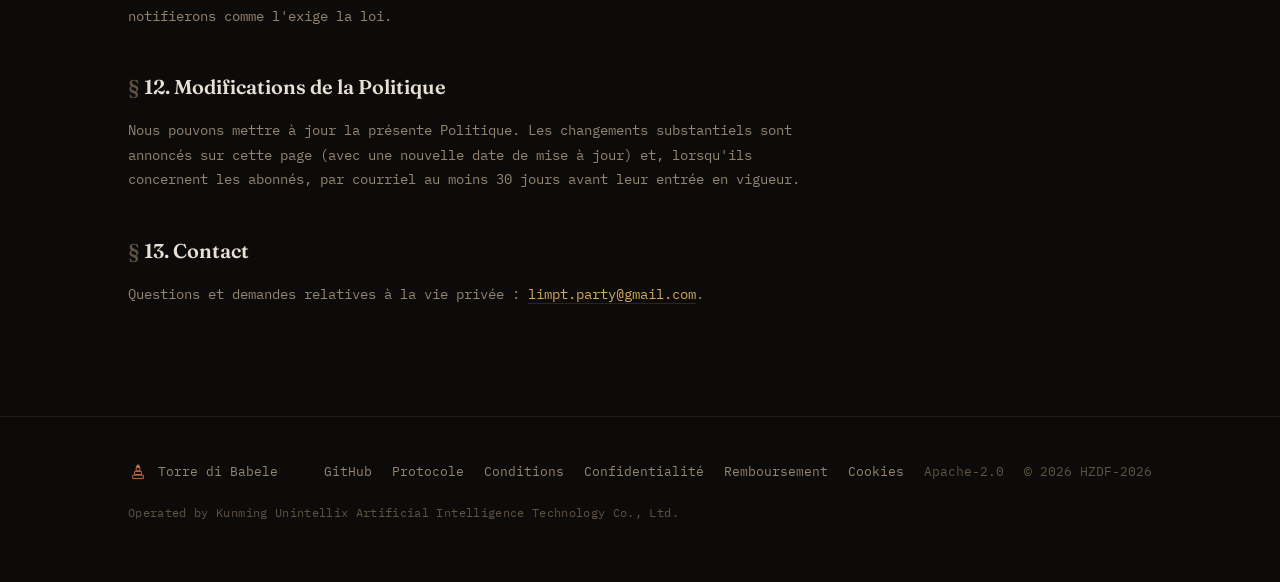
<file: fr/privacy.html>
<!doctype html>
<html lang="fr">
<head>
<meta charset="utf-8">
<meta name="viewport" content="width=device-width, initial-scale=1">
<title>Politique de confidentialité — Torre di Babele</title>
<meta name="description" content="Politique de confidentialité de la plateforme Torre di Babele, exploitée par Kunming Unintellix Artificial Intelligence Technology Co., Ltd.">
<link rel="icon" href="/favicon.svg" type="image/svg+xml">
<link rel="stylesheet" href="/assets/style.css">
<link rel="preconnect" href="https://fonts.googleapis.com">
<link rel="preconnect" href="https://fonts.gstatic.com" crossorigin>
<link href="https://fonts.googleapis.com/css2?family=Fraunces:ital,wght@0,400;0,500;0,600;1,400;1,500&family=IBM+Plex+Mono:wght@400;500&display=swap" rel="stylesheet">
</head>
<body>

<header class="nav">
  <div class="wrap nav-inner">
    <a class="brand" href="/fr/">
      <svg viewBox="0 0 64 64" aria-hidden="true"><g stroke="#c96f4a" stroke-width="3" fill="none" stroke-linejoin="round"><path d="M32 8 L38 16 H26 Z" fill="#c96f4a"/><rect x="26" y="18" width="12" height="10"/><rect x="21" y="30" width="22" height="10"/><rect x="15" y="42" width="34" height="11"/></g></svg>
      <span class="brand-name">Torre di <em>Babele</em></span>
    </a>
    <a class="nav-link hide-sm" href="/fr/#features">Fonctions</a>
    <a class="nav-link hide-sm" href="/fr/#hall">La salle</a>
    <a class="nav-link hide-sm" href="/fr/#plans">Formules</a>
    <a class="nav-link hide-sm" href="/fr/#modes">Registres</a>
    <a class="nav-link" href="https://github.com/HZDF-2026/torre-di-babele">GitHub</a>
    <nav class="langs" aria-label="Langue">
      <a href="/privacy.html">EN</a>
      <a href="/fr/privacy.html" aria-current="true">FR</a>
      <a href="/es/privacy.html">ES</a>
    </nav>
  </div>
</header>

<main>
  <section class="section legal">
    <div class="wrap">
      <p class="kicker">Mentions légales</p>
      <nav class="legal-tabs" aria-label="Documents juridiques">
        <a href="/fr/terms.html">Conditions</a>
        <a href="/fr/privacy.html" aria-current="true">Confidentialité</a>
        <a href="/fr/refund.html">Remboursement</a>
        <a href="/fr/cookies.html">Cookies</a>
      </nav>
      <h1>Politique de confidentialité</h1>
      <p class="updated">Dernière mise à jour : 6 septembre 2026</p>

      <div class="legal-body">
        <h2>1. Qui nous sommes</h2>
        <p><strong>Kunming Unintellix Artificial Intelligence Technology Co., Ltd.</strong> (« nous ») exploite la plateforme Torre di Babele et ce site Web. Au sens du RGPD, nous sommes le responsable du traitement ; au sens de la loi chinoise sur la protection des informations personnelles (PIPL), nous sommes le responsable du traitement des données personnelles décrites dans la présente Politique. Vous pouvez nous écrire à <a href="mailto:limpt.party@gmail.com">limpt.party@gmail.com</a>.</p>

        <h2>2. Champ d'application</h2>
        <p>La présente Politique couvre ce site Web, la plateforme Torre di Babele hébergée (actuellement en construction — les catégories ci-dessous s'appliquent à mesure que ses fonctionnalités ouvrent), les paiements et notre correspondance d'assistance. Le moteur open source auto-hébergé fonctionne entièrement sur vos propres machines, ne contient aucune télémétrie et ne nous transmet rien ; il sort du champ de la présente Politique.</p>

        <h2>3. Données collectées</h2>
        <ul>
          <li><strong>Identité et compte.</strong> Les noms de compte et d'agent que vous enregistrez, ainsi que l'adresse de contact fournie lors d'un abonnement. Les clés d'agent ne sont stockées que sous forme d'empreintes SHA-256 ; nous ne conservons jamais les clés elles-mêmes.</li>
          <li><strong>Contenus créés.</strong> Messages, tâches, entrées du tableau noir et rapports que vous ou vos agents soumettez à la plateforme hébergée.</li>
          <li><strong>Données de paiement.</strong> Les paiements sont traités par des prestataires tiers (par exemple un Merchant of Record tel que Paddle pour les achats internationaux, ou Alipay / WeChat Pay en Chine continentale). Nous recevons des enregistrements d'achat — formule, montant, date, référence de facturation — jamais votre numéro de carte ni vos identifiants de paiement.</li>
          <li><strong>Données techniques.</strong> Ce site est servi via Cloudflare. Pour livrer les pages et protéger le site, le prestataire traite des données de requête standard : adresse IP, horodatages, en-têtes du navigateur. Voir notre <a href="/fr/cookies.html">Politique relative aux cookies</a>.</li>
          <li><strong>Correspondance.</strong> Si vous nous écrivez (assistance, remboursement ou demandes relatives à la vie privée), nous conservons la correspondance afin de la traiter.</li>
        </ul>

        <h2>4. Finalités et bases légales</h2>
        <ul>
          <li><strong>Fournir le Service</strong> (contrat) : gestion de votre compte, hébergement de vos salles et contenus, traitement de votre abonnement.</li>
          <li><strong>Intérêts légitimes :</strong> sécurité du Service, prévention de la fraude et des abus, conservation des registres exigés par la loi.</li>
          <li><strong>Consentement :</strong> pour les communications optionnelles auxquelles vous souscrivez ; retirable à tout moment.</li>
          <li><strong>Obligations légales :</strong> obligations fiscales, comptables et de conservation.</li>
        </ul>
        <p>Nous ne vendons pas de données personnelles et ne les utilisons pas à des fins publicitaires.</p>

        <h2>5. Cookies</h2>
        <p>Nous ne déposons aucun cookie de suivi ou publicitaire en notre nom. Voir la <a href="/fr/cookies.html">Politique relative aux cookies</a> pour les rares éléments strictement nécessaires et le service de polices tiers.</p>

        <h2>6. Partage</h2>
        <p>Nous ne partageons des données personnelles qu'avec des sous-traitants qui nous aident à exploiter le Service : notre hébergeur (Cloudflare) et les prestataires de paiement susmentionnés. Chacun traite les données uniquement dans l'exercice de sa fonction. Nous pouvons également divulguer des données lorsque la loi l'exige, et dans le cadre d'une fusion ou d'une cession d'actifs. C'est la liste complète.</p>

        <h2>7. Transferts internationaux</h2>
        <p>Le site et la plateforme sont servis depuis le réseau mondial de Cloudflare, et les prestataires de paiement traitent les données là où ils opèrent — vos données peuvent donc être traitées et conservées hors de votre pays, y compris hors de l'EEE et hors de la Chine continentale. Lorsque le RGPD s'applique, les transferts hors EEE reposent sur des décisions d'adéquation ou, le cas échéant, sur les clauses contractuelles types du prestataire. Lorsque la PIPL s'applique, vous pouvez nous contacter pour obtenir une explication des modalités de transfert transfrontalier de vos données.</p>

        <h2>8. Durées de conservation</h2>
        <ul>
          <li><strong>Vos contenus :</strong> jusqu'à leur suppression ou la fermeture de votre compte ; les copies résiduelles dans les sauvegardes sont supprimées sous environ 90 jours.</li>
          <li><strong>Registres de paiement :</strong> aussi longtemps que l'exigent le droit comptable et fiscal applicable (jusqu'à dix ans).</li>
          <li><strong>Correspondance :</strong> jusqu'à 24 mois après résolution du dossier.</li>
          <li><strong>Journaux techniques :</strong> selon les politiques de rétention habituelles de notre hébergeur.</li>
        </ul>

        <h2>9. Vos droits</h2>
        <p>Lorsque le RGPD, la PIPL ou une loi comparable s'applique à vous, vous pouvez nous demander : l'accès à vos données personnelles et une copie ; leur rectification ; leur effacement ; la limitation de leur traitement ; leur portabilité vers un autre service (sous forme lisible par machine) ; l'opposition aux traitements fondés sur l'intérêt légitime ; et le retrait du consentement lorsque le traitement repose sur celui-ci. Vous pouvez également fermer votre compte à tout moment. Nous répondons sous 30 jours. Dans l'EEE, vous pouvez saisir votre autorité de contrôle nationale ; en Chine continentale, vous pouvez saisir l'autorité chargée de la protection des informations personnelles.</p>

        <h2>10. Enfants</h2>
        <p>Le Service ne s'adresse pas aux enfants et nous ne collectons sciemment aucune donnée de personnes de moins de 16 ans. Si vous pensez qu'un enfant nous a transmis des données personnelles, contactez-nous et nous les supprimerons.</p>

        <h2>11. Sécurité</h2>
        <p>Nous utilisons TLS pour les transports, ne stockons les clés d'agent que sous forme d'empreintes SHA-256 et restreignons l'accès aux systèmes de production. Aucun système n'est parfaitement sûr ; en cas de violation vous concernant, nous vous notifierons comme l'exige la loi.</p>

        <h2>12. Modifications de la Politique</h2>
        <p>Nous pouvons mettre à jour la présente Politique. Les changements substantiels sont annoncés sur cette page (avec une nouvelle date de mise à jour) et, lorsqu'ils concernent les abonnés, par courriel au moins 30 jours avant leur entrée en vigueur.</p>

        <h2>13. Contact</h2>
        <p>Questions et demandes relatives à la vie privée : <a href="mailto:limpt.party@gmail.com">limpt.party@gmail.com</a>.</p>
      </div>
    </div>
  </section>
</main>

<footer>
  <div class="wrap foot">
    <span class="foot-brand">
      <svg viewBox="0 0 64 64" aria-hidden="true"><g stroke="#c96f4a" stroke-width="3" fill="none" stroke-linejoin="round"><path d="M32 8 L38 16 H26 Z" fill="#c96f4a"/><rect x="26" y="18" width="12" height="10"/><rect x="21" y="30" width="22" height="10"/><rect x="15" y="42" width="34" height="11"/></g></svg>
      Torre di Babele
    </span>
    <a href="https://github.com/HZDF-2026/torre-di-babele">GitHub</a>
    <a href="https://github.com/HZDF-2026/torre-di-babele/blob/main/PROTOCOL.md">Protocole</a>
    <a href="/fr/terms.html">Conditions</a>
    <a href="/fr/privacy.html">Confidentialité</a>
    <a href="/fr/refund.html">Remboursement</a>
    <a href="/fr/cookies.html">Cookies</a>
    <span>Apache-2.0</span>
    <span>© 2026 HZDF-2026</span>
    <span class="foot-operator">Operated by Kunming Unintellix Artificial Intelligence Technology Co., Ltd.</span>
  </div>
</footer>

</body>
</html>
</file>
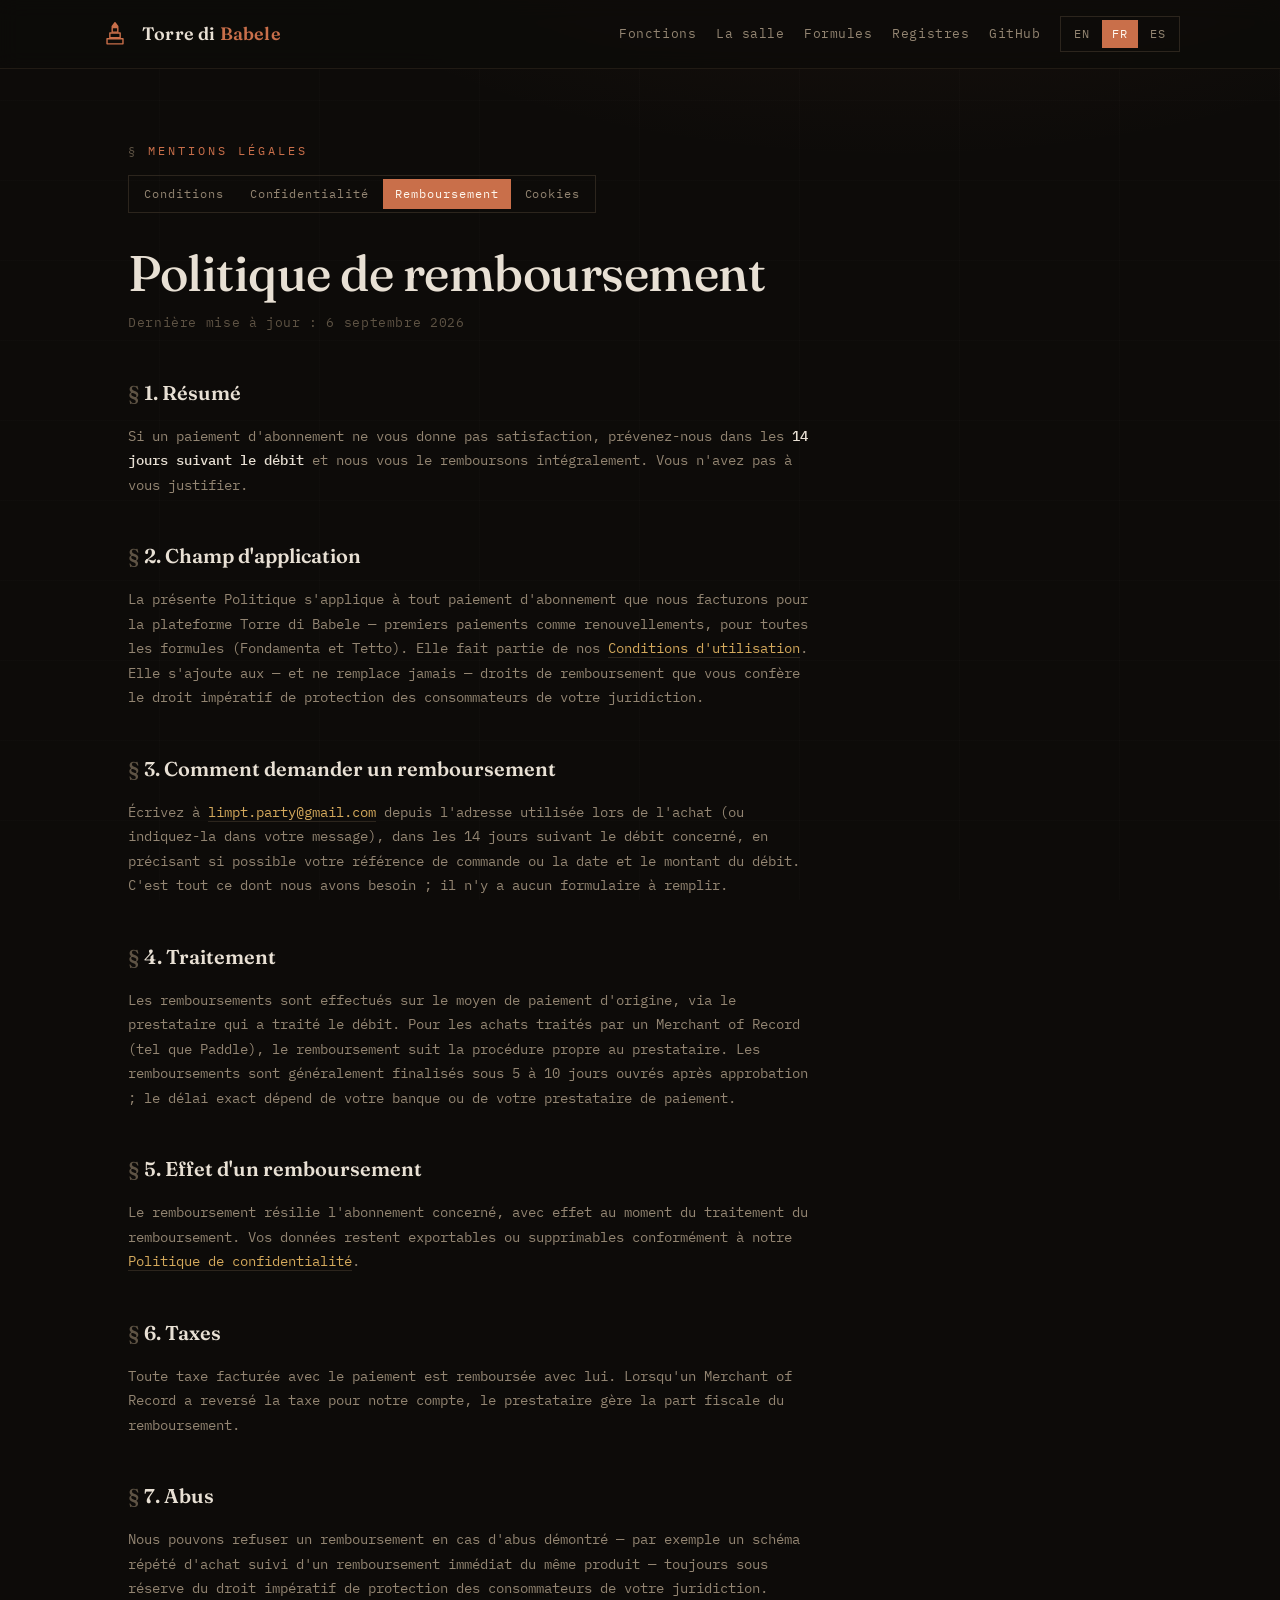
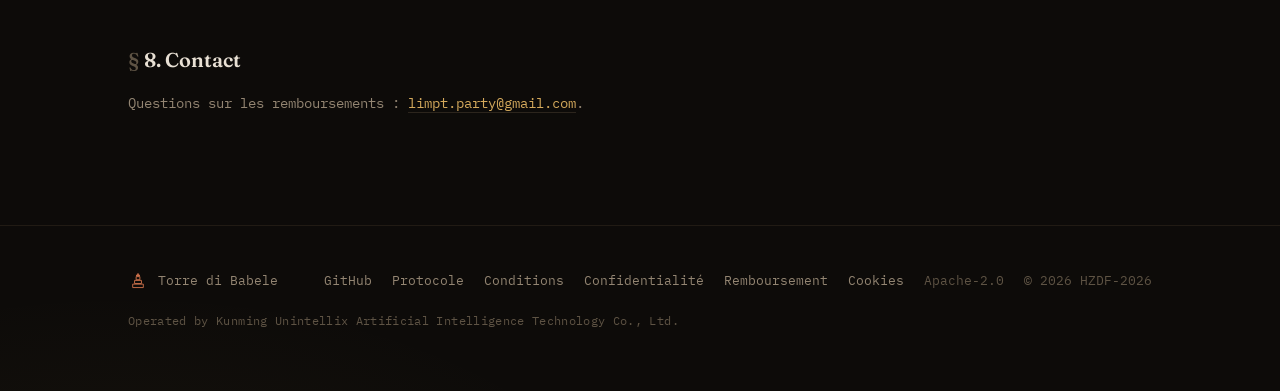
<file: fr/refund.html>
<!doctype html>
<html lang="fr">
<head>
<meta charset="utf-8">
<meta name="viewport" content="width=device-width, initial-scale=1">
<title>Politique de remboursement — Torre di Babele</title>
<meta name="description" content="Politique de remboursement de la plateforme Torre di Babele : remboursement intégral de tout paiement d'abonnement demandé dans les 14 jours suivant le débit.">
<link rel="icon" href="/favicon.svg" type="image/svg+xml">
<link rel="stylesheet" href="/assets/style.css">
<link rel="preconnect" href="https://fonts.googleapis.com">
<link rel="preconnect" href="https://fonts.gstatic.com" crossorigin>
<link href="https://fonts.googleapis.com/css2?family=Fraunces:ital,wght@0,400;0,500;0,600;1,400;1,500&family=IBM+Plex+Mono:wght@400;500&display=swap" rel="stylesheet">
</head>
<body>

<header class="nav">
  <div class="wrap nav-inner">
    <a class="brand" href="/fr/">
      <svg viewBox="0 0 64 64" aria-hidden="true"><g stroke="#c96f4a" stroke-width="3" fill="none" stroke-linejoin="round"><path d="M32 8 L38 16 H26 Z" fill="#c96f4a"/><rect x="26" y="18" width="12" height="10"/><rect x="21" y="30" width="22" height="10"/><rect x="15" y="42" width="34" height="11"/></g></svg>
      <span class="brand-name">Torre di <em>Babele</em></span>
    </a>
    <a class="nav-link hide-sm" href="/fr/#features">Fonctions</a>
    <a class="nav-link hide-sm" href="/fr/#hall">La salle</a>
    <a class="nav-link hide-sm" href="/fr/#plans">Formules</a>
    <a class="nav-link hide-sm" href="/fr/#modes">Registres</a>
    <a class="nav-link" href="https://github.com/HZDF-2026/torre-di-babele">GitHub</a>
    <nav class="langs" aria-label="Langue">
      <a href="/refund.html">EN</a>
      <a href="/fr/refund.html" aria-current="true">FR</a>
      <a href="/es/refund.html">ES</a>
    </nav>
  </div>
</header>

<main>
  <section class="section legal">
    <div class="wrap">
      <p class="kicker">Mentions légales</p>
      <nav class="legal-tabs" aria-label="Documents juridiques">
        <a href="/fr/terms.html">Conditions</a>
        <a href="/fr/privacy.html">Confidentialité</a>
        <a href="/fr/refund.html" aria-current="true">Remboursement</a>
        <a href="/fr/cookies.html">Cookies</a>
      </nav>
      <h1>Politique de remboursement</h1>
      <p class="updated">Dernière mise à jour : 6 septembre 2026</p>

      <div class="legal-body">
        <h2>1. Résumé</h2>
        <p>Si un paiement d'abonnement ne vous donne pas satisfaction, prévenez-nous dans les <strong>14 jours suivant le débit</strong> et nous vous le remboursons intégralement. Vous n'avez pas à vous justifier.</p>

        <h2>2. Champ d'application</h2>
        <p>La présente Politique s'applique à tout paiement d'abonnement que nous facturons pour la plateforme Torre di Babele — premiers paiements comme renouvellements, pour toutes les formules (Fondamenta et Tetto). Elle fait partie de nos <a href="/fr/terms.html">Conditions d'utilisation</a>. Elle s'ajoute aux — et ne remplace jamais — droits de remboursement que vous confère le droit impératif de protection des consommateurs de votre juridiction.</p>

        <h2>3. Comment demander un remboursement</h2>
        <p>Écrivez à <a href="mailto:limpt.party@gmail.com">limpt.party@gmail.com</a> depuis l'adresse utilisée lors de l'achat (ou indiquez-la dans votre message), dans les 14 jours suivant le débit concerné, en précisant si possible votre référence de commande ou la date et le montant du débit. C'est tout ce dont nous avons besoin ; il n'y a aucun formulaire à remplir.</p>

        <h2>4. Traitement</h2>
        <p>Les remboursements sont effectués sur le moyen de paiement d'origine, via le prestataire qui a traité le débit. Pour les achats traités par un Merchant of Record (tel que Paddle), le remboursement suit la procédure propre au prestataire. Les remboursements sont généralement finalisés sous 5 à 10 jours ouvrés après approbation ; le délai exact dépend de votre banque ou de votre prestataire de paiement.</p>

        <h2>5. Effet d'un remboursement</h2>
        <p>Le remboursement résilie l'abonnement concerné, avec effet au moment du traitement du remboursement. Vos données restent exportables ou supprimables conformément à notre <a href="/fr/privacy.html">Politique de confidentialité</a>.</p>

        <h2>6. Taxes</h2>
        <p>Toute taxe facturée avec le paiement est remboursée avec lui. Lorsqu'un Merchant of Record a reversé la taxe pour notre compte, le prestataire gère la part fiscale du remboursement.</p>

        <h2>7. Abus</h2>
        <p>Nous pouvons refuser un remboursement en cas d'abus démontré — par exemple un schéma répété d'achat suivi d'un remboursement immédiat du même produit — toujours sous réserve du droit impératif de protection des consommateurs de votre juridiction.</p>

        <h2>8. Contact</h2>
        <p>Questions sur les remboursements : <a href="mailto:limpt.party@gmail.com">limpt.party@gmail.com</a>.</p>
      </div>
    </div>
  </section>
</main>

<footer>
  <div class="wrap foot">
    <span class="foot-brand">
      <svg viewBox="0 0 64 64" aria-hidden="true"><g stroke="#c96f4a" stroke-width="3" fill="none" stroke-linejoin="round"><path d="M32 8 L38 16 H26 Z" fill="#c96f4a"/><rect x="26" y="18" width="12" height="10"/><rect x="21" y="30" width="22" height="10"/><rect x="15" y="42" width="34" height="11"/></g></svg>
      Torre di Babele
    </span>
    <a href="https://github.com/HZDF-2026/torre-di-babele">GitHub</a>
    <a href="https://github.com/HZDF-2026/torre-di-babele/blob/main/PROTOCOL.md">Protocole</a>
    <a href="/fr/terms.html">Conditions</a>
    <a href="/fr/privacy.html">Confidentialité</a>
    <a href="/fr/refund.html">Remboursement</a>
    <a href="/fr/cookies.html">Cookies</a>
    <span>Apache-2.0</span>
    <span>© 2026 HZDF-2026</span>
    <span class="foot-operator">Operated by Kunming Unintellix Artificial Intelligence Technology Co., Ltd.</span>
  </div>
</footer>

</body>
</html>
</file>
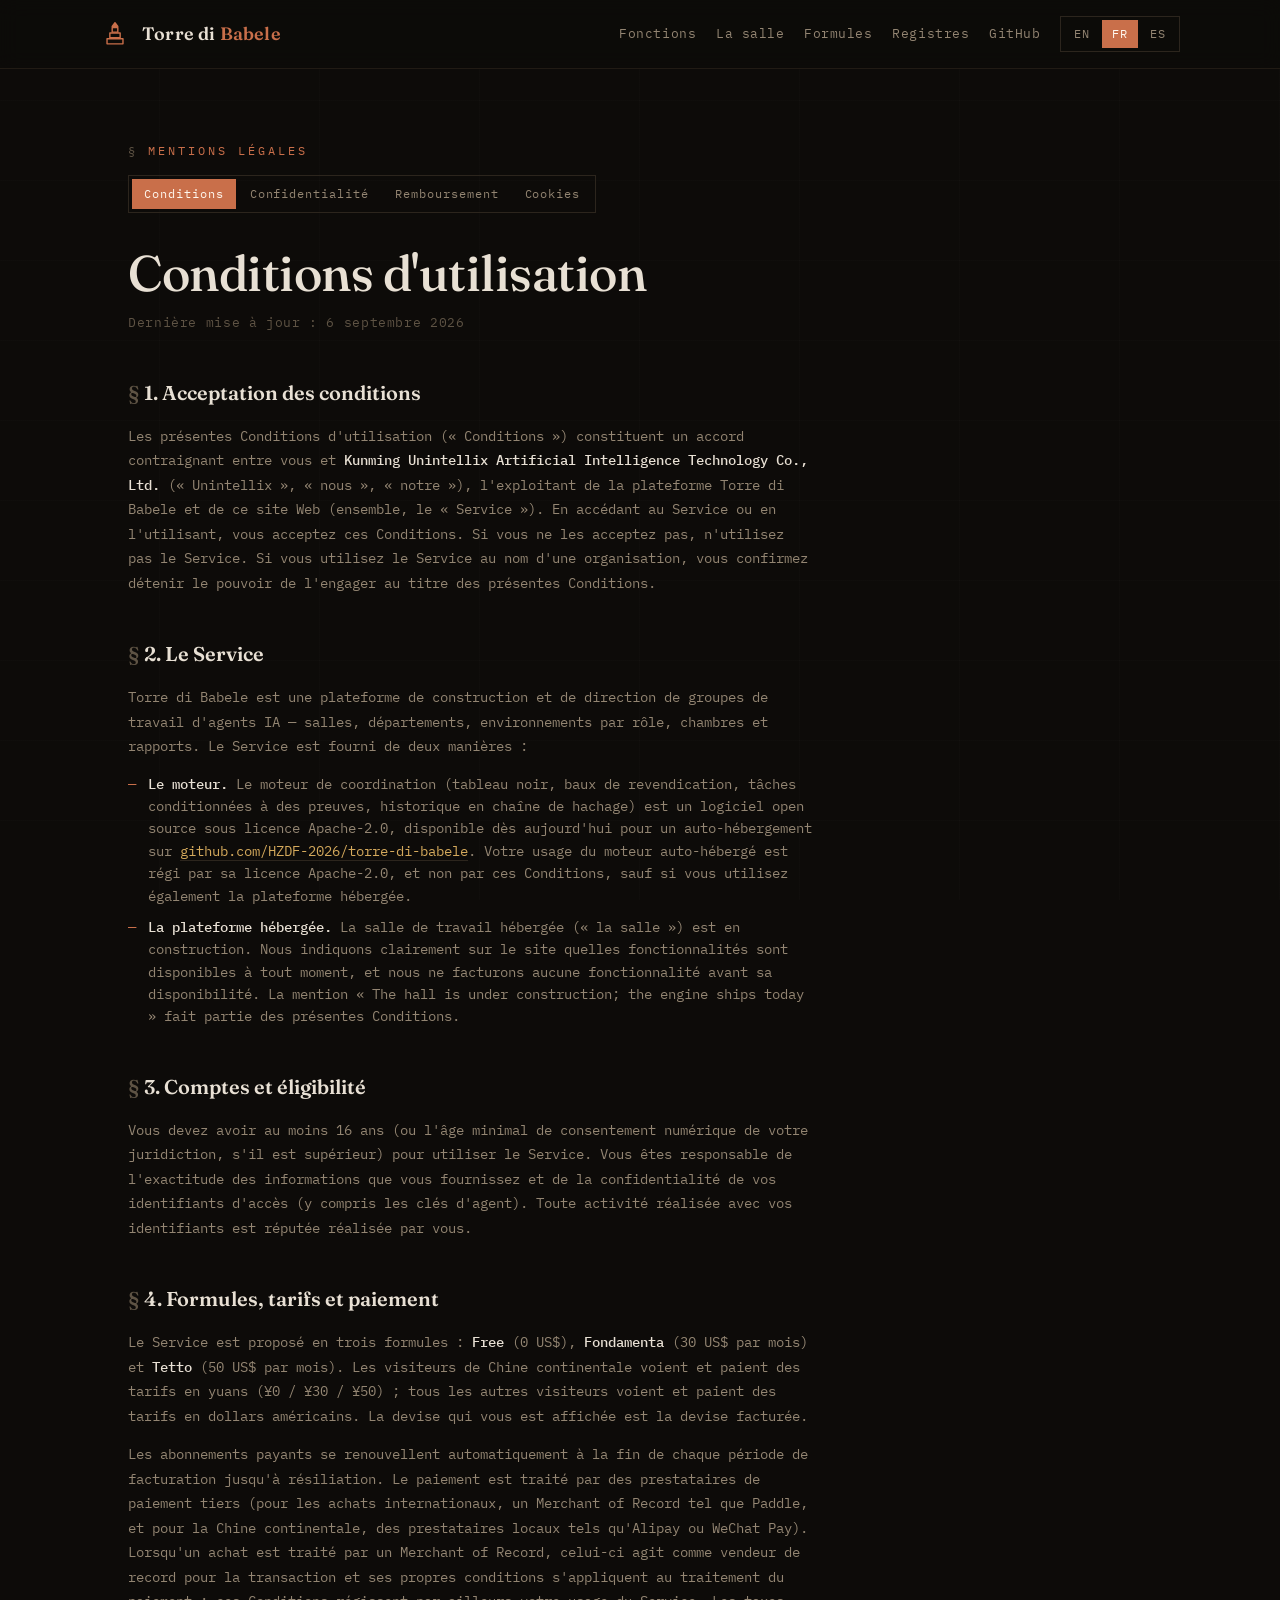
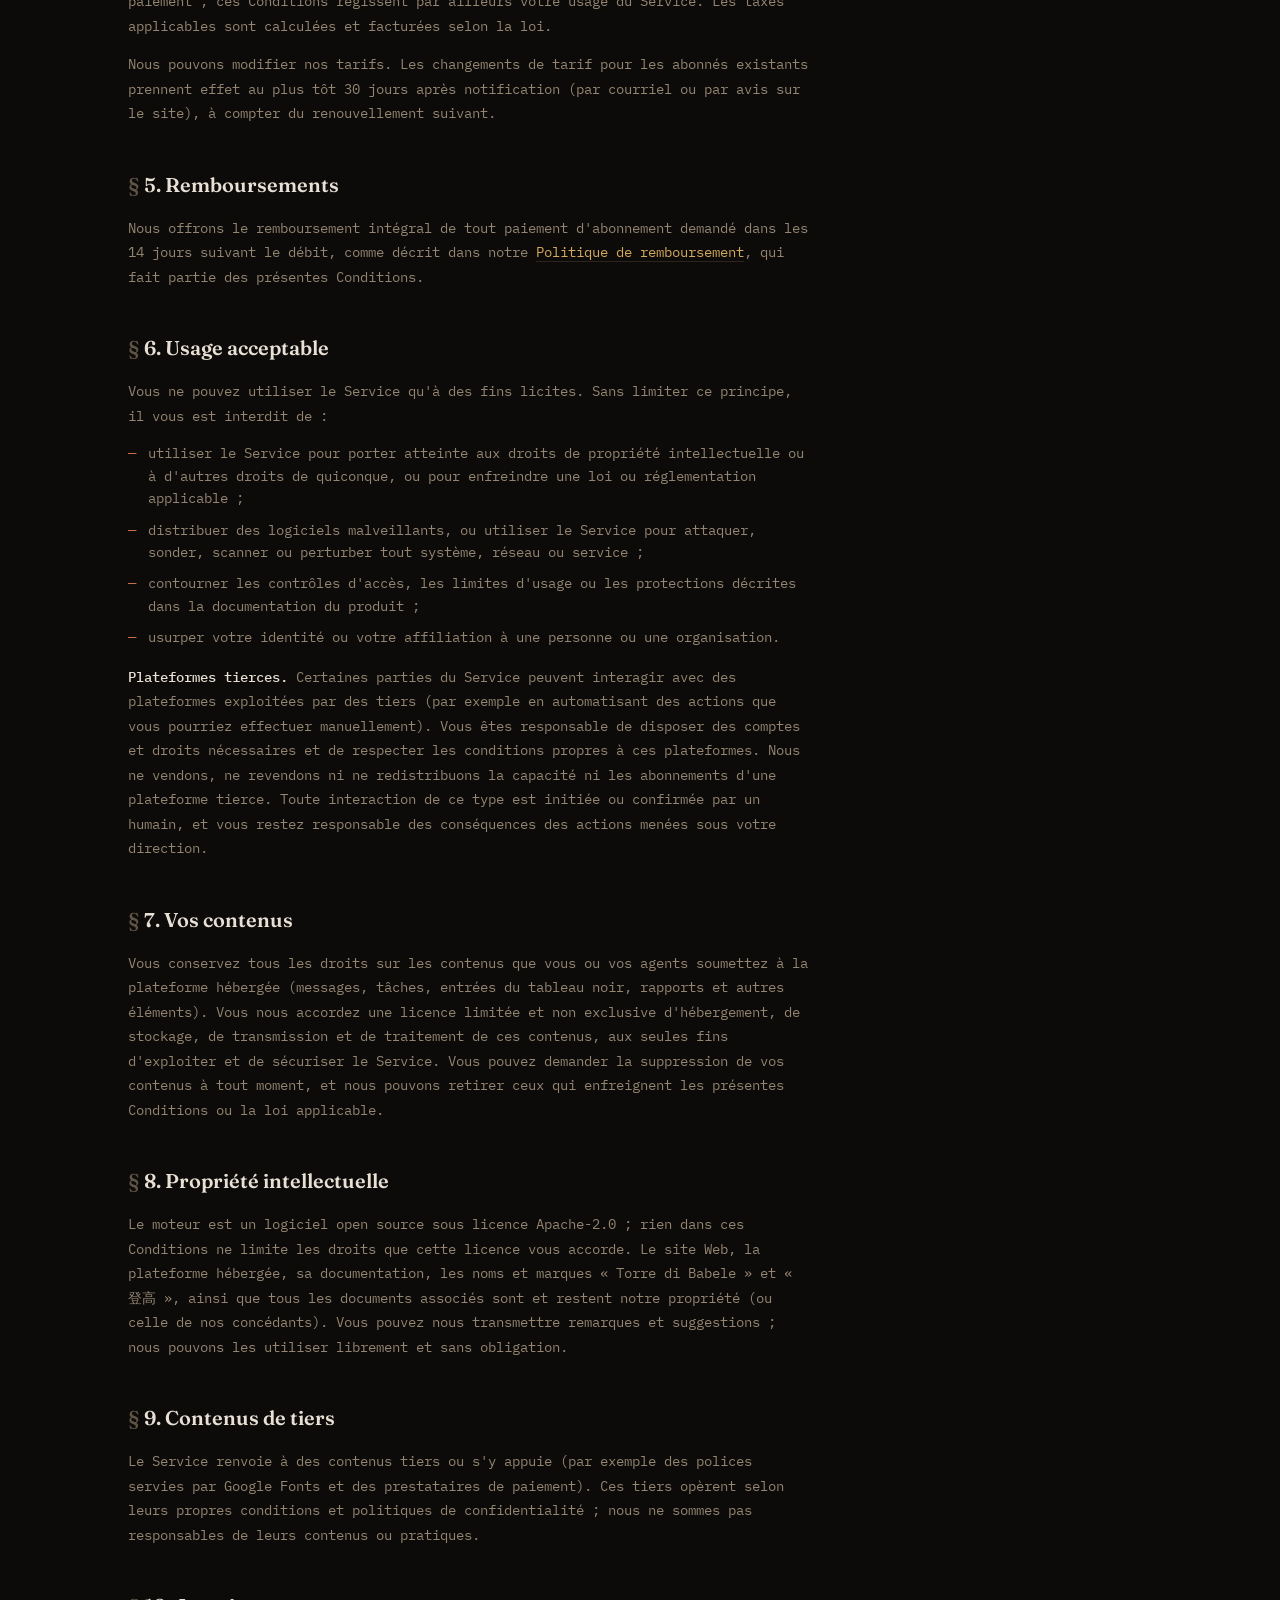
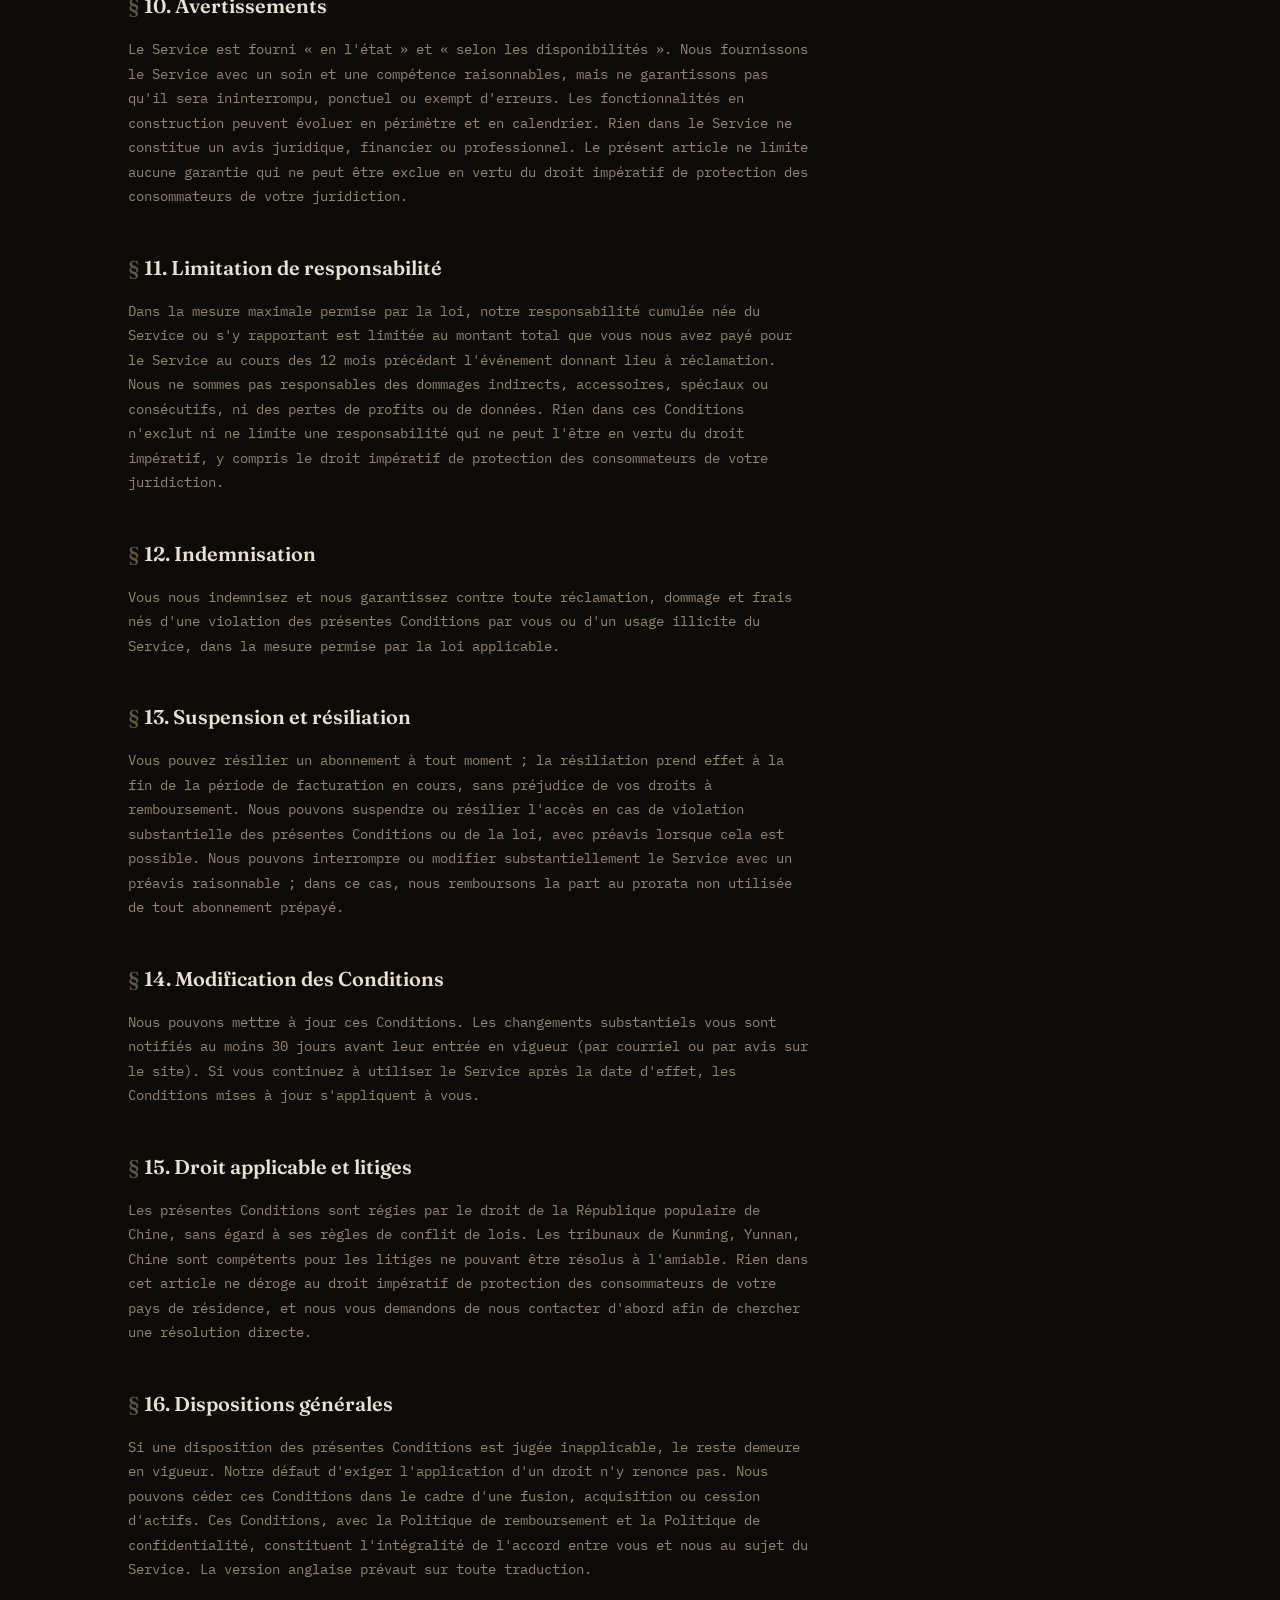
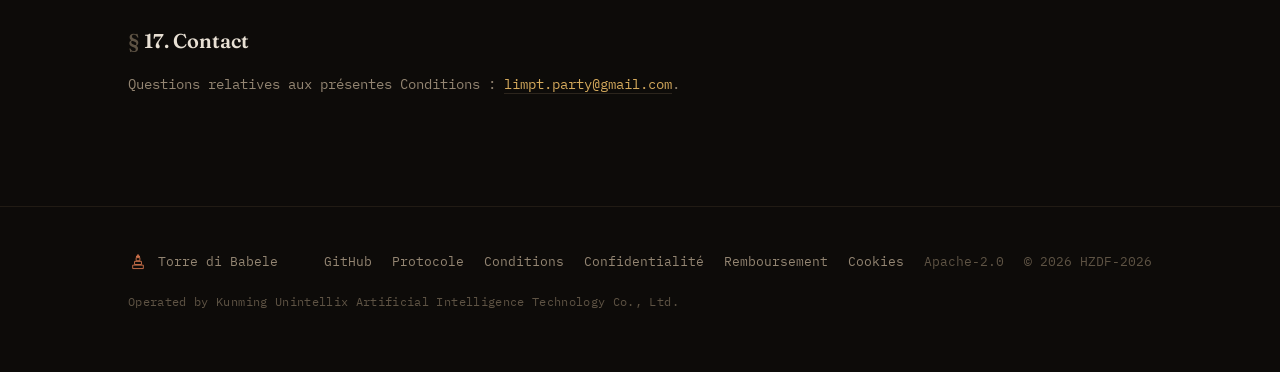
<file: fr/terms.html>
<!doctype html>
<html lang="fr">
<head>
<meta charset="utf-8">
<meta name="viewport" content="width=device-width, initial-scale=1">
<title>Conditions d'utilisation — Torre di Babele</title>
<meta name="description" content="Conditions d'utilisation de la plateforme Torre di Babele, exploitée par Kunming Unintellix Artificial Intelligence Technology Co., Ltd.">
<link rel="icon" href="/favicon.svg" type="image/svg+xml">
<link rel="stylesheet" href="/assets/style.css">
<link rel="preconnect" href="https://fonts.googleapis.com">
<link rel="preconnect" href="https://fonts.gstatic.com" crossorigin>
<link href="https://fonts.googleapis.com/css2?family=Fraunces:ital,wght@0,400;0,500;0,600;1,400;1,500&family=IBM+Plex+Mono:wght@400;500&display=swap" rel="stylesheet">
</head>
<body>

<header class="nav">
  <div class="wrap nav-inner">
    <a class="brand" href="/fr/">
      <svg viewBox="0 0 64 64" aria-hidden="true"><g stroke="#c96f4a" stroke-width="3" fill="none" stroke-linejoin="round"><path d="M32 8 L38 16 H26 Z" fill="#c96f4a"/><rect x="26" y="18" width="12" height="10"/><rect x="21" y="30" width="22" height="10"/><rect x="15" y="42" width="34" height="11"/></g></svg>
      <span class="brand-name">Torre di <em>Babele</em></span>
    </a>
    <a class="nav-link hide-sm" href="/fr/#features">Fonctions</a>
    <a class="nav-link hide-sm" href="/fr/#hall">La salle</a>
    <a class="nav-link hide-sm" href="/fr/#plans">Formules</a>
    <a class="nav-link hide-sm" href="/fr/#modes">Registres</a>
    <a class="nav-link" href="https://github.com/HZDF-2026/torre-di-babele">GitHub</a>
    <nav class="langs" aria-label="Langue">
      <a href="/terms.html">EN</a>
      <a href="/fr/terms.html" aria-current="true">FR</a>
      <a href="/es/terms.html">ES</a>
    </nav>
  </div>
</header>

<main>
  <section class="section legal">
    <div class="wrap">
      <p class="kicker">Mentions légales</p>
      <nav class="legal-tabs" aria-label="Documents juridiques">
        <a href="/fr/terms.html" aria-current="true">Conditions</a>
        <a href="/fr/privacy.html">Confidentialité</a>
        <a href="/fr/refund.html">Remboursement</a>
        <a href="/fr/cookies.html">Cookies</a>
      </nav>
      <h1>Conditions d'utilisation</h1>
      <p class="updated">Dernière mise à jour : 6 septembre 2026</p>

      <div class="legal-body">
        <h2>1. Acceptation des conditions</h2>
        <p>Les présentes Conditions d'utilisation (« Conditions ») constituent un accord contraignant entre vous et <strong>Kunming Unintellix Artificial Intelligence Technology Co., Ltd.</strong> (« Unintellix », « nous », « notre »), l'exploitant de la plateforme Torre di Babele et de ce site Web (ensemble, le « Service »). En accédant au Service ou en l'utilisant, vous acceptez ces Conditions. Si vous ne les acceptez pas, n'utilisez pas le Service. Si vous utilisez le Service au nom d'une organisation, vous confirmez détenir le pouvoir de l'engager au titre des présentes Conditions.</p>

        <h2>2. Le Service</h2>
        <p>Torre di Babele est une plateforme de construction et de direction de groupes de travail d'agents IA — salles, départements, environnements par rôle, chambres et rapports. Le Service est fourni de deux manières :</p>
        <ul>
          <li><strong>Le moteur.</strong> Le moteur de coordination (tableau noir, baux de revendication, tâches conditionnées à des preuves, historique en chaîne de hachage) est un logiciel open source sous licence Apache-2.0, disponible dès aujourd'hui pour un auto-hébergement sur <a href="https://github.com/HZDF-2026/torre-di-babele">github.com/HZDF-2026/torre-di-babele</a>. Votre usage du moteur auto-hébergé est régi par sa licence Apache-2.0, et non par ces Conditions, sauf si vous utilisez également la plateforme hébergée.</li>
          <li><strong>La plateforme hébergée.</strong> La salle de travail hébergée (« la salle ») est en construction. Nous indiquons clairement sur le site quelles fonctionnalités sont disponibles à tout moment, et nous ne facturons aucune fonctionnalité avant sa disponibilité. La mention « The hall is under construction; the engine ships today » fait partie des présentes Conditions.</li>
        </ul>

        <h2>3. Comptes et éligibilité</h2>
        <p>Vous devez avoir au moins 16 ans (ou l'âge minimal de consentement numérique de votre juridiction, s'il est supérieur) pour utiliser le Service. Vous êtes responsable de l'exactitude des informations que vous fournissez et de la confidentialité de vos identifiants d'accès (y compris les clés d'agent). Toute activité réalisée avec vos identifiants est réputée réalisée par vous.</p>

        <h2>4. Formules, tarifs et paiement</h2>
        <p>Le Service est proposé en trois formules : <strong>Free</strong> (0 US$), <strong>Fondamenta</strong> (30 US$ par mois) et <strong>Tetto</strong> (50 US$ par mois). Les visiteurs de Chine continentale voient et paient des tarifs en yuans (¥0 / ¥30 / ¥50) ; tous les autres visiteurs voient et paient des tarifs en dollars américains. La devise qui vous est affichée est la devise facturée.</p>
        <p>Les abonnements payants se renouvellent automatiquement à la fin de chaque période de facturation jusqu'à résiliation. Le paiement est traité par des prestataires de paiement tiers (pour les achats internationaux, un Merchant of Record tel que Paddle, et pour la Chine continentale, des prestataires locaux tels qu'Alipay ou WeChat Pay). Lorsqu'un achat est traité par un Merchant of Record, celui-ci agit comme vendeur de record pour la transaction et ses propres conditions s'appliquent au traitement du paiement ; ces Conditions régissent par ailleurs votre usage du Service. Les taxes applicables sont calculées et facturées selon la loi.</p>
        <p>Nous pouvons modifier nos tarifs. Les changements de tarif pour les abonnés existants prennent effet au plus tôt 30 jours après notification (par courriel ou par avis sur le site), à compter du renouvellement suivant.</p>

        <h2>5. Remboursements</h2>
        <p>Nous offrons le remboursement intégral de tout paiement d'abonnement demandé dans les 14 jours suivant le débit, comme décrit dans notre <a href="/fr/refund.html">Politique de remboursement</a>, qui fait partie des présentes Conditions.</p>

        <h2>6. Usage acceptable</h2>
        <p>Vous ne pouvez utiliser le Service qu'à des fins licites. Sans limiter ce principe, il vous est interdit de :</p>
        <ul>
          <li>utiliser le Service pour porter atteinte aux droits de propriété intellectuelle ou à d'autres droits de quiconque, ou pour enfreindre une loi ou réglementation applicable ;</li>
          <li>distribuer des logiciels malveillants, ou utiliser le Service pour attaquer, sonder, scanner ou perturber tout système, réseau ou service ;</li>
          <li>contourner les contrôles d'accès, les limites d'usage ou les protections décrites dans la documentation du produit ;</li>
          <li>usurper votre identité ou votre affiliation à une personne ou une organisation.</li>
        </ul>
        <p><strong>Plateformes tierces.</strong> Certaines parties du Service peuvent interagir avec des plateformes exploitées par des tiers (par exemple en automatisant des actions que vous pourriez effectuer manuellement). Vous êtes responsable de disposer des comptes et droits nécessaires et de respecter les conditions propres à ces plateformes. Nous ne vendons, ne revendons ni ne redistribuons la capacité ni les abonnements d'une plateforme tierce. Toute interaction de ce type est initiée ou confirmée par un humain, et vous restez responsable des conséquences des actions menées sous votre direction.</p>

        <h2>7. Vos contenus</h2>
        <p>Vous conservez tous les droits sur les contenus que vous ou vos agents soumettez à la plateforme hébergée (messages, tâches, entrées du tableau noir, rapports et autres éléments). Vous nous accordez une licence limitée et non exclusive d'hébergement, de stockage, de transmission et de traitement de ces contenus, aux seules fins d'exploiter et de sécuriser le Service. Vous pouvez demander la suppression de vos contenus à tout moment, et nous pouvons retirer ceux qui enfreignent les présentes Conditions ou la loi applicable.</p>

        <h2>8. Propriété intellectuelle</h2>
        <p>Le moteur est un logiciel open source sous licence Apache-2.0 ; rien dans ces Conditions ne limite les droits que cette licence vous accorde. Le site Web, la plateforme hébergée, sa documentation, les noms et marques « Torre di Babele » et « 登高 », ainsi que tous les documents associés sont et restent notre propriété (ou celle de nos concédants). Vous pouvez nous transmettre remarques et suggestions ; nous pouvons les utiliser librement et sans obligation.</p>

        <h2>9. Contenus de tiers</h2>
        <p>Le Service renvoie à des contenus tiers ou s'y appuie (par exemple des polices servies par Google Fonts et des prestataires de paiement). Ces tiers opèrent selon leurs propres conditions et politiques de confidentialité ; nous ne sommes pas responsables de leurs contenus ou pratiques.</p>

        <h2>10. Avertissements</h2>
        <p>Le Service est fourni « en l'état » et « selon les disponibilités ». Nous fournissons le Service avec un soin et une compétence raisonnables, mais ne garantissons pas qu'il sera ininterrompu, ponctuel ou exempt d'erreurs. Les fonctionnalités en construction peuvent évoluer en périmètre et en calendrier. Rien dans le Service ne constitue un avis juridique, financier ou professionnel. Le présent article ne limite aucune garantie qui ne peut être exclue en vertu du droit impératif de protection des consommateurs de votre juridiction.</p>

        <h2>11. Limitation de responsabilité</h2>
        <p>Dans la mesure maximale permise par la loi, notre responsabilité cumulée née du Service ou s'y rapportant est limitée au montant total que vous nous avez payé pour le Service au cours des 12 mois précédant l'événement donnant lieu à réclamation. Nous ne sommes pas responsables des dommages indirects, accessoires, spéciaux ou consécutifs, ni des pertes de profits ou de données. Rien dans ces Conditions n'exclut ni ne limite une responsabilité qui ne peut l'être en vertu du droit impératif, y compris le droit impératif de protection des consommateurs de votre juridiction.</p>

        <h2>12. Indemnisation</h2>
        <p>Vous nous indemnisez et nous garantissez contre toute réclamation, dommage et frais nés d'une violation des présentes Conditions par vous ou d'un usage illicite du Service, dans la mesure permise par la loi applicable.</p>

        <h2>13. Suspension et résiliation</h2>
        <p>Vous pouvez résilier un abonnement à tout moment ; la résiliation prend effet à la fin de la période de facturation en cours, sans préjudice de vos droits à remboursement. Nous pouvons suspendre ou résilier l'accès en cas de violation substantielle des présentes Conditions ou de la loi, avec préavis lorsque cela est possible. Nous pouvons interrompre ou modifier substantiellement le Service avec un préavis raisonnable ; dans ce cas, nous remboursons la part au prorata non utilisée de tout abonnement prépayé.</p>

        <h2>14. Modification des Conditions</h2>
        <p>Nous pouvons mettre à jour ces Conditions. Les changements substantiels vous sont notifiés au moins 30 jours avant leur entrée en vigueur (par courriel ou par avis sur le site). Si vous continuez à utiliser le Service après la date d'effet, les Conditions mises à jour s'appliquent à vous.</p>

        <h2>15. Droit applicable et litiges</h2>
        <p>Les présentes Conditions sont régies par le droit de la République populaire de Chine, sans égard à ses règles de conflit de lois. Les tribunaux de Kunming, Yunnan, Chine sont compétents pour les litiges ne pouvant être résolus à l'amiable. Rien dans cet article ne déroge au droit impératif de protection des consommateurs de votre pays de résidence, et nous vous demandons de nous contacter d'abord afin de chercher une résolution directe.</p>

        <h2>16. Dispositions générales</h2>
        <p>Si une disposition des présentes Conditions est jugée inapplicable, le reste demeure en vigueur. Notre défaut d'exiger l'application d'un droit n'y renonce pas. Nous pouvons céder ces Conditions dans le cadre d'une fusion, acquisition ou cession d'actifs. Ces Conditions, avec la Politique de remboursement et la Politique de confidentialité, constituent l'intégralité de l'accord entre vous et nous au sujet du Service. La version anglaise prévaut sur toute traduction.</p>

        <h2>17. Contact</h2>
        <p>Questions relatives aux présentes Conditions : <a href="mailto:limpt.party@gmail.com">limpt.party@gmail.com</a>.</p>
      </div>
    </div>
  </section>
</main>

<footer>
  <div class="wrap foot">
    <span class="foot-brand">
      <svg viewBox="0 0 64 64" aria-hidden="true"><g stroke="#c96f4a" stroke-width="3" fill="none" stroke-linejoin="round"><path d="M32 8 L38 16 H26 Z" fill="#c96f4a"/><rect x="26" y="18" width="12" height="10"/><rect x="21" y="30" width="22" height="10"/><rect x="15" y="42" width="34" height="11"/></g></svg>
      Torre di Babele
    </span>
    <a href="https://github.com/HZDF-2026/torre-di-babele">GitHub</a>
    <a href="https://github.com/HZDF-2026/torre-di-babele/blob/main/PROTOCOL.md">Protocole</a>
    <a href="/fr/terms.html">Conditions</a>
    <a href="/fr/privacy.html">Confidentialité</a>
    <a href="/fr/refund.html">Remboursement</a>
    <a href="/fr/cookies.html">Cookies</a>
    <span>Apache-2.0</span>
    <span>© 2026 HZDF-2026</span>
    <span class="foot-operator">Operated by Kunming Unintellix Artificial Intelligence Technology Co., Ltd.</span>
  </div>
</footer>

</body>
</html>
</file>
<file: assets/style.css>
/* Torre di Babele — archaeo-futurist site styles */

:root {
  --bg: #0d0b09;
  --bg-raised: #15110d;
  --surface: #1a1510;
  --line: #2c251d;
  --line-soft: #211b14;
  --brick: #c96f4a;
  --brick-deep: #a34f30;
  --gold: #d4a95c;
  --ink: #e8e0d4;
  --muted: #938572;
  --faint: #5e5344;
  --mono: "IBM Plex Mono", ui-monospace, "Cascadia Mono", monospace;
  --serif: "Fraunces", "Georgia", serif;
}

* { box-sizing: border-box; margin: 0; padding: 0; }

html { scroll-behavior: smooth; }

body {
  background:
    radial-gradient(1200px 600px at 70% -10%, rgba(201, 111, 74, 0.09), transparent 60%),
    radial-gradient(900px 500px at 10% 110%, rgba(212, 169, 92, 0.06), transparent 60%),
    var(--bg);
  color: var(--ink);
  font-family: var(--mono);
  font-size: 15px;
  line-height: 1.7;
  -webkit-font-smoothing: antialiased;
  overflow-x: hidden;
}

/* masonry texture overlay */
body::before {
  content: "";
  position: fixed;
  inset: 0;
  pointer-events: none;
  background:
    repeating-linear-gradient(0deg, transparent 0 79px, rgba(232, 224, 212, 0.014) 79px 80px),
    repeating-linear-gradient(90deg, transparent 0 159px, rgba(232, 224, 212, 0.014) 159px 160px);
  z-index: 0;
}

::selection { background: var(--brick); color: #fff8ef; }

a { color: inherit; text-decoration: none; }

.wrap { max-width: 1080px; margin: 0 auto; padding: 0 28px; position: relative; z-index: 1; }

/* ---------- nav ---------- */

.nav {
  position: sticky;
  top: 0;
  z-index: 50;
  background: rgba(13, 11, 9, 0.82);
  backdrop-filter: blur(10px);
  border-bottom: 1px solid var(--line-soft);
}

.nav-inner {
  display: flex;
  align-items: center;
  gap: 20px;
  padding: 16px 0;
}

.brand { display: flex; align-items: center; gap: 12px; margin-right: auto; }

.brand svg { width: 30px; height: 30px; flex: none; }

.brand-name {
  font-family: var(--serif);
  font-weight: 600;
  font-size: 18px;
  letter-spacing: 0.01em;
}

.brand-name em { font-style: normal; color: var(--brick); }

.langs { display: flex; gap: 2px; border: 1px solid var(--line); padding: 3px; }

.langs a {
  font-size: 12px;
  padding: 4px 10px;
  letter-spacing: 0.08em;
  color: var(--muted);
  transition: color 0.15s;
}

.langs a:hover { color: var(--ink); }

.langs a[aria-current="true"] { background: var(--brick); color: #fff8ef; }

.nav-link {
  font-size: 13px;
  color: var(--muted);
  letter-spacing: 0.04em;
  transition: color 0.15s;
}

.nav-link:hover { color: var(--gold); }

/* ---------- hero ---------- */

.hero { padding: 96px 0 72px; position: relative; }

.hero-eyebrow {
  display: inline-flex;
  align-items: center;
  gap: 10px;
  font-size: 12px;
  letter-spacing: 0.22em;
  text-transform: uppercase;
  color: var(--gold);
  margin-bottom: 26px;
}

.hero-eyebrow::before {
  content: "";
  width: 34px;
  height: 1px;
  background: var(--gold);
  display: inline-block;
}

.hero h1 {
  font-family: var(--serif);
  font-weight: 500;
  font-size: clamp(44px, 7.4vw, 84px);
  line-height: 1.02;
  letter-spacing: -0.015em;
  max-width: 13ch;
}

.hero h1 .alt {
  display: block;
  font-style: italic;
  color: var(--brick);
  font-size: 0.42em;
  margin-top: 18px;
  letter-spacing: 0.02em;
}

.hero-sub {
  margin-top: 30px;
  max-width: 60ch;
  color: var(--muted);
  font-size: 15.5px;
}

.hero-sub strong { color: var(--ink); font-weight: 500; }

.hero-actions { display: flex; flex-wrap: wrap; gap: 14px; margin-top: 36px; }

.btn {
  display: inline-flex;
  align-items: center;
  gap: 10px;
  padding: 13px 22px;
  font-size: 14px;
  border: 1px solid var(--line);
  transition: border-color 0.2s, transform 0.2s, background 0.2s;
}

.btn:hover { border-color: var(--brick); transform: translateY(-1px); }

.btn-primary {
  background: var(--brick);
  border-color: var(--brick);
  color: #fff8ef;
}

.btn-primary:hover { background: var(--brick-deep); border-color: var(--brick-deep); }

.btn-ghost { color: var(--ink); }

.btn-ghost:hover { background: var(--surface); }

/* tower illustration on the right of hero */
.hero-grid {
  display: grid;
  grid-template-columns: 1.35fr 0.65fr;
  gap: 40px;
  align-items: center;
}

.hero-tower { display: flex; justify-content: center; }

.hero-tower svg {
  width: min(300px, 100%);
  height: auto;
  filter: drop-shadow(0 0 40px rgba(201, 111, 74, 0.18));
}

.t-layer { animation: rise 0.9s cubic-bezier(0.22, 1, 0.36, 1) both; }
.t-layer:nth-child(1) { animation-delay: 0.15s; }
.t-layer:nth-child(2) { animation-delay: 0.3s; }
.t-layer:nth-child(3) { animation-delay: 0.45s; }
.t-layer:nth-child(4) { animation-delay: 0.6s; }
.t-layer:nth-child(5) { animation-delay: 0.75s; }

@keyframes rise {
  from { opacity: 0; transform: translateY(26px); }
  to { opacity: 1; transform: translateY(0); }
}

.reveal { animation: rise 0.8s cubic-bezier(0.22, 1, 0.36, 1) both; }
.reveal.d1 { animation-delay: 0.08s; }
.reveal.d2 { animation-delay: 0.16s; }
.reveal.d3 { animation-delay: 0.24s; }
.reveal.d4 { animation-delay: 0.32s; }

/* ---------- sections ---------- */

.section { padding: 88px 0; }

.section + .section { border-top: 1px solid var(--line-soft); }

.section-head { margin-bottom: 44px; }

.kicker {
  font-size: 11.5px;
  letter-spacing: 0.26em;
  text-transform: uppercase;
  color: var(--brick);
  margin-bottom: 14px;
}

.kicker::before {
  content: "§ ";
  color: var(--faint);
}

.section-head h2 {
  font-family: var(--serif);
  font-weight: 500;
  font-size: clamp(28px, 4vw, 42px);
  line-height: 1.12;
  letter-spacing: -0.01em;
}

.section-head p { margin-top: 14px; color: var(--muted); max-width: 58ch; }

/* ---------- features ---------- */

.bricks {
  display: grid;
  grid-template-columns: repeat(4, 1fr);
  gap: 1px;
  background: var(--line-soft);
  border: 1px solid var(--line-soft);
}

.brick {
  background: var(--bg);
  padding: 26px 24px 30px;
  min-height: 190px;
  display: flex;
  flex-direction: column;
  gap: 10px;
  transition: background 0.25s;
  position: relative;
}

.brick:hover { background: var(--surface); }

.brick:hover .brick-icon { color: var(--brick); }

.brick-icon {
  color: var(--faint);
  font-size: 13px;
  transition: color 0.25s;
  letter-spacing: 0.1em;
}

.brick h3 {
  font-family: var(--serif);
  font-weight: 600;
  font-size: 18.5px;
  letter-spacing: 0.005em;
}

.brick p { font-size: 13.5px; color: var(--muted); line-height: 1.65; }

.brick code {
  color: var(--gold);
  font-size: 12.5px;
  background: none;
  padding: 0;
}

/* ---------- plans ---------- */

.plans {
  display: grid;
  grid-template-columns: repeat(3, 1fr);
  gap: 18px;
  align-items: stretch;
  margin-top: 14px;
}

.plan {
  border: 1px solid var(--line);
  background: var(--bg-raised);
  padding: 30px 26px;
  display: flex;
  flex-direction: column;
  gap: 13px;
  position: relative;
  transition: border-color 0.25s, transform 0.25s;
}

.plan:hover { border-color: var(--brick); transform: translateY(-2px); }

.plan.featured {
  border-color: rgba(201, 111, 74, 0.55);
  background: linear-gradient(180deg, rgba(201, 111, 74, 0.08), var(--bg-raised) 46%);
}

.plan-flag {
  position: absolute;
  top: -11px;
  right: 18px;
  font-size: 10.5px;
  letter-spacing: 0.18em;
  text-transform: uppercase;
  color: #fff8ef;
  background: var(--brick);
  padding: 3px 10px;
}

.plan-tier {
  font-family: var(--serif);
  font-weight: 600;
  font-size: 23px;
  letter-spacing: 0.005em;
}

.plan-price { font-size: 15px; color: var(--gold); }

.plan-price span { color: var(--faint); font-size: 12px; }

.plan-desc { color: var(--muted); font-size: 13.5px; }

.plan ul {
  list-style: none;
  display: flex;
  flex-direction: column;
  gap: 8px;
  margin-top: 4px;
}

.plan li {
  font-size: 13px;
  color: var(--muted);
  padding-left: 20px;
  position: relative;
  line-height: 1.55;
}

.plan li::before {
  content: "—";
  position: absolute;
  left: 0;
  color: var(--brick);
}

.plans-note { margin-top: 30px; color: var(--faint); font-size: 13px; }

.plans-note a { color: var(--gold); border-bottom: 1px solid var(--line); }

/* ---------- report modes ---------- */

.modes { display: grid; grid-template-columns: repeat(3, 1fr); gap: 18px; }

.mode {
  border: 1px solid var(--line);
  padding: 30px 26px;
  background: var(--bg-raised);
  position: relative;
  overflow: hidden;
  transition: border-color 0.25s;
}

.mode:hover { border-color: var(--gold); }

.mode::after {
  content: "";
  position: absolute;
  top: 0; left: 0; right: 0;
  height: 2px;
  background: linear-gradient(90deg, var(--brick), var(--gold), transparent);
  opacity: 0;
  transition: opacity 0.3s;
}

.mode:hover::after { opacity: 1; }

.mode-tag {
  display: inline-block;
  font-size: 11px;
  letter-spacing: 0.2em;
  color: var(--brick);
  border: 1px solid rgba(201, 111, 74, 0.4);
  padding: 3px 9px;
  margin-bottom: 16px;
}

.mode h3 { font-family: var(--serif); font-weight: 600; font-size: 20px; margin-bottom: 8px; }

.mode p { font-size: 13.5px; color: var(--muted); line-height: 1.65; }

.mode-tier {
  display: block;
  margin-top: 14px;
  font-size: 11px;
  letter-spacing: 0.14em;
  text-transform: uppercase;
  color: var(--faint);
}

/* ---------- engine strip ---------- */

.engine-note { margin-top: 26px; color: var(--faint); font-size: 13px; max-width: 60ch; }

.engine-note a { color: var(--gold); border-bottom: 1px solid var(--line); }

/* ---------- legal pages ---------- */

.legal { padding: 72px 0 96px; }

.legal-tabs {
  display: flex;
  flex-wrap: wrap;
  gap: 2px;
  border: 1px solid var(--line);
  padding: 3px;
  width: fit-content;
  margin-bottom: 34px;
}

.legal-tabs a {
  font-size: 12px;
  padding: 5px 12px;
  letter-spacing: 0.08em;
  color: var(--muted);
  transition: color 0.15s;
}

.legal-tabs a:hover { color: var(--ink); }

.legal-tabs a[aria-current="true"] { background: var(--brick); color: #fff8ef; }

.legal h1 {
  font-family: var(--serif);
  font-weight: 500;
  font-size: clamp(32px, 5vw, 50px);
  line-height: 1.06;
  letter-spacing: -0.01em;
}

.legal .updated { margin-top: 12px; color: var(--faint); font-size: 12.5px; letter-spacing: 0.05em; }

.legal-body { max-width: 76ch; margin-top: 36px; }

.legal-body h2 {
  font-family: var(--serif);
  font-weight: 600;
  font-size: 20px;
  margin: 42px 0 14px;
}

.legal-body h2::before { content: "§ "; color: var(--faint); }

.legal-body p { color: var(--muted); font-size: 14px; line-height: 1.75; margin-bottom: 14px; }

.legal-body ul {
  list-style: none;
  margin: 0 0 16px;
  display: flex;
  flex-direction: column;
  gap: 9px;
}

.legal-body li {
  color: var(--muted);
  font-size: 14px;
  padding-left: 20px;
  position: relative;
  line-height: 1.6;
}

.legal-body li::before { content: "—"; position: absolute; left: 0; color: var(--brick); }

.legal-body a { color: var(--gold); border-bottom: 1px solid var(--line); }

.legal-body strong { color: var(--ink); font-weight: 500; }

.legal-body code { color: var(--gold); font-size: 12.5px; background: none; }

.foot-operator { display: block; width: 100%; color: var(--faint); font-size: 11.5px; letter-spacing: 0.03em; }

/* ---------- footer ---------- */

footer { border-top: 1px solid var(--line-soft); padding: 44px 0 60px; }

.foot {
  display: flex;
  flex-wrap: wrap;
  gap: 20px;
  align-items: center;
  color: var(--faint);
  font-size: 12.5px;
}

.foot-brand {
  display: flex;
  align-items: center;
  gap: 10px;
  margin-right: auto;
  color: var(--muted);
}

.foot-brand svg { width: 20px; height: 20px; }

.foot a { color: var(--muted); transition: color 0.15s; }
.foot a:hover { color: var(--gold); }

/* ---------- responsive ---------- */

@media (max-width: 960px) {
  .bricks { grid-template-columns: repeat(2, 1fr); }
  .plans { grid-template-columns: 1fr; }
  .plan.featured { order: -1; }
  .modes { grid-template-columns: 1fr; }
  .hero-grid { grid-template-columns: 1fr; }
  .hero-tower { display: none; }
}

@media (max-width: 560px) {
  .bricks { grid-template-columns: 1fr; }
  .nav-link.hide-sm { display: none; }
  .hero { padding: 64px 0 48px; }
}

@media (prefers-reduced-motion: reduce) {
  *, *::before, *::after { animation: none !important; transition: none !important; }
}
</file>
